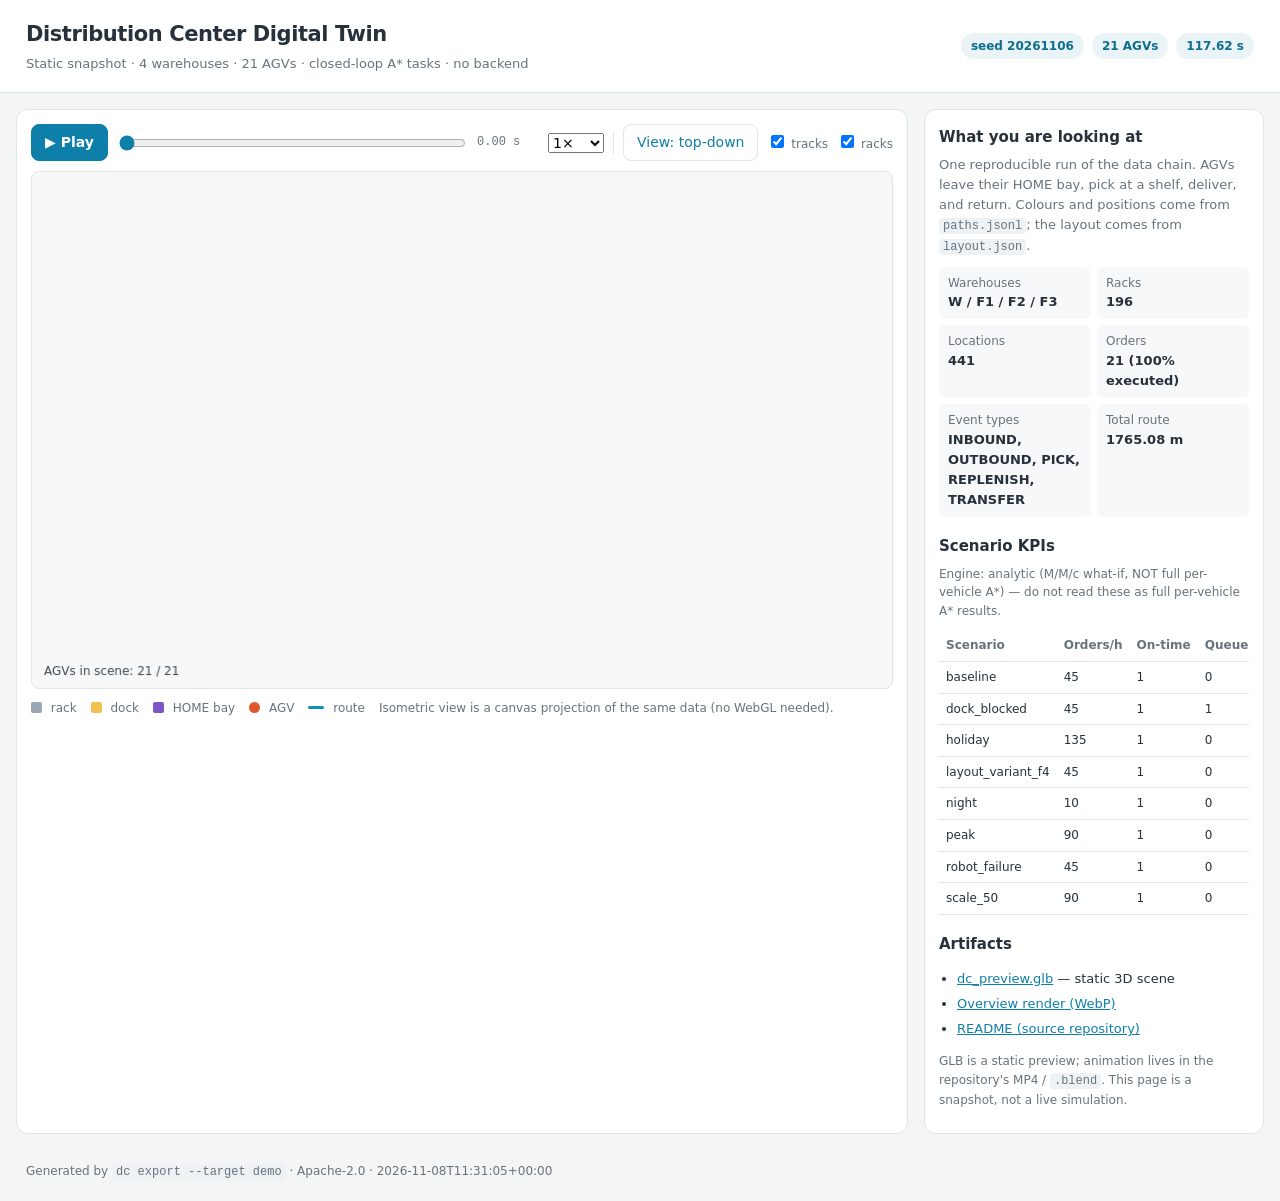
<file: demo/index.html>
<!DOCTYPE html>
<html lang="en">
<head>
<meta charset="utf-8">
<meta name="viewport" content="width=device-width, initial-scale=1">
<title>Distribution Center Digital Twin — static demo</title>
<link rel="stylesheet" href="style.css">
</head>
<body class="embed-off">
<header id="hdr">
  <div class="brand">
    <h1>Distribution Center Digital Twin</h1>
    <p class="sub">Static snapshot · 4 warehouses · 21 AGVs · closed-loop A* tasks · no backend</p>
  </div>
  <div class="badges">
    <span id="b-seed"></span><span id="b-agents"></span><span id="b-dur"></span>
  </div>
</header>

<main>
  <section class="panel viewer">
    <div class="toolbar">
      <button id="btn-play" class="primary">▶ Play</button>
      <input id="time" type="range" min="0" max="1000" value="0" step="1" aria-label="Time">
      <span id="t-label" class="mono">0.00 s</span>
      <select id="speed" aria-label="Speed">
        <option value="0.5">0.5×</option><option value="1" selected>1×</option>
        <option value="2">2×</option><option value="4">4×</option>
      </select>
      <span class="sep"></span>
      <button id="btn-view" class="ghost">View: top-down</button>
      <label class="chk"><input type="checkbox" id="show-tracks" checked> tracks</label>
      <label class="chk"><input type="checkbox" id="show-racks" checked> racks</label>
    </div>
    <canvas id="cv" width="1200" height="720" aria-label="Warehouse simulation canvas"></canvas>
    <div class="legend">
      <span><i class="sw rack"></i> rack</span>
      <span><i class="sw dock"></i> dock</span>
      <span><i class="sw home"></i> HOME bay</span>
      <span><i class="sw agv"></i> AGV</span>
      <span><i class="sw track"></i> route</span>
      <span class="note">Isometric view is a canvas projection of the same data (no WebGL needed).</span>
    </div>
  </section>

  <aside class="panel side">
    <h2>What you are looking at</h2>
    <p>One reproducible run of the data chain. AGVs leave their HOME bay, pick at a
       shelf, deliver, and return. Colours and positions come from
       <code>paths.jsonl</code>; the layout comes from <code>layout.json</code>.</p>
    <div id="facts" class="facts"></div>
    <h2>Scenario KPIs</h2>
    <p class="small" id="engine-note"></p>
    <div class="table-wrap"><table id="scen"><thead><tr>
      <th>Scenario</th><th>Orders/h</th><th>On-time</th><th>Queue</th><th>Verdict</th>
    </tr></thead><tbody></tbody></table></div>
    <h2>Artifacts</h2>
    <ul class="links">
      <li><a href="assets/dc_preview.glb" download>dc_preview.glb</a> — static 3D scene</li>
      <li><a href="assets/overview.webp" target="_blank">Overview render (WebP)</a></li>
      <li><a href="../README.md">README (source repository)</a></li>
    </ul>
    <p class="small">GLB is a static preview; animation lives in the repository's
       MP4 / <code>.blend</code>. This page is a snapshot, not a live simulation.</p>
  </aside>
</main>

<footer id="ftr">
  Generated by <code>dc export --target demo</code> · Apache-2.0 ·
  <span id="gen-time"></span>
</footer>

<script src="data.js"></script>
<script src="app.js"></script>
<script>
  if (new URLSearchParams(location.search).get('embed') === '1') {
    document.body.className = 'embed-on';
  }
</script>
</body>
</html>
</file>
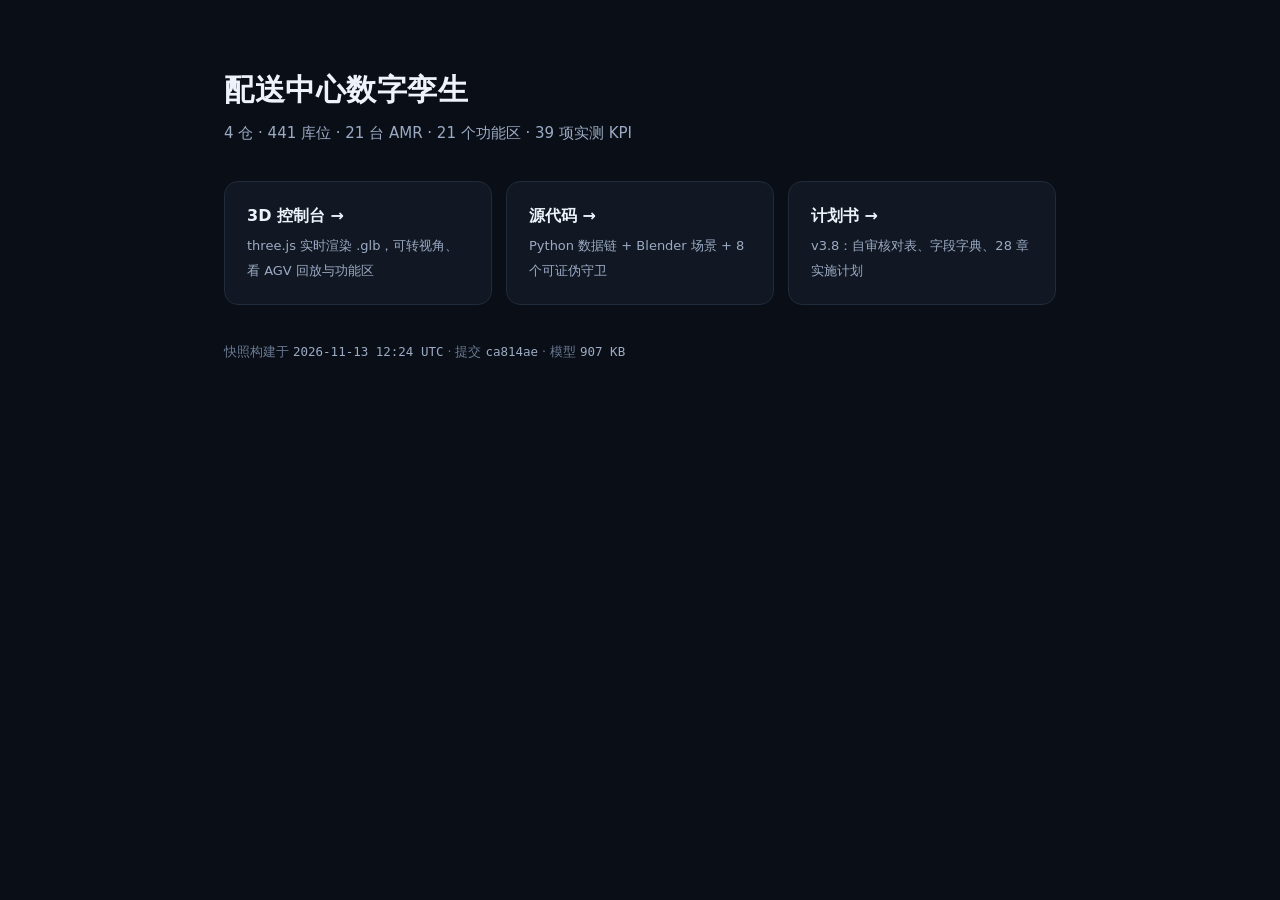
<file: docs/index.html>
<!DOCTYPE html>
<html lang="zh-CN">
<head>
<meta charset="utf-8">
<meta name="viewport" content="width=device-width, initial-scale=1">
<title>配送中心数字孪生 · DC Twin</title>
<style>
  :root { color-scheme: dark; }
  * { box-sizing: border-box; }
  body { margin:0; min-height:100vh; background:#0a0e16; color:#eef3fb;
         font:15px/1.7 system-ui,"Microsoft YaHei",sans-serif; }
  .wrap { max-width: 880px; margin: 0 auto; padding: 64px 24px 80px; }
  h1 { font-size: 30px; margin: 0 0 6px; letter-spacing:.5px; }
  .sub { color:#9babc4; margin-bottom: 34px; }
  .cards { display:grid; gap:14px; grid-template-columns: repeat(auto-fit,minmax(240px,1fr)); }
  a.card { display:block; padding:20px 22px; border-radius:14px; text-decoration:none;
            background:#111823; border:1px solid #202b3b; transition:.16s; }
  a.card:hover { border-color:#4dc9f6; transform: translateY(-2px); }
  a.card b { display:block; color:#eef3fb; font-size:16px; margin-bottom:4px; }
  a.card span { color:#9babc4; font-size:13px; }
  .meta { margin-top:36px; color:#697a93; font-size:12.5px; }
  .meta code { color:#9babc4; }
</style>
</head>
<body>
<div class="wrap">
  <h1>配送中心数字孪生</h1>
  <div class="sub">4 仓 · 441 库位 · 21 台 AMR · 21 个功能区 · 39 项实测 KPI</div>
  <div class="cards">
    <a class="card" href="./app/index.html">
      <b>3D 控制台 →</b>
      <span>three.js 实时渲染 .glb，可转视角、看 AGV 回放与功能区</span>
    </a>
    <a class="card" href="https://github.com/ruanruanxiaomao/dc-twin">
      <b>源代码 →</b>
      <span>Python 数据链 + Blender 场景 + 8 个可证伪守卫</span>
    </a>
    <a class="card" href="https://github.com/ruanruanxiaomao/dc-twin/blob/master/docs/DC_MASTER_PLAN.md">
      <b>计划书 →</b>
      <span>v3.8：自审核对表、字段字典、28 章实施计划</span>
    </a>
  </div>
  <div class="meta">
    快照构建于 <code>2026-11-13 12:24 UTC</code> · 提交 <code>ca814ae</code> · 模型 <code>907 KB</code>
  </div>
</div>
</body>
</html>
</file>
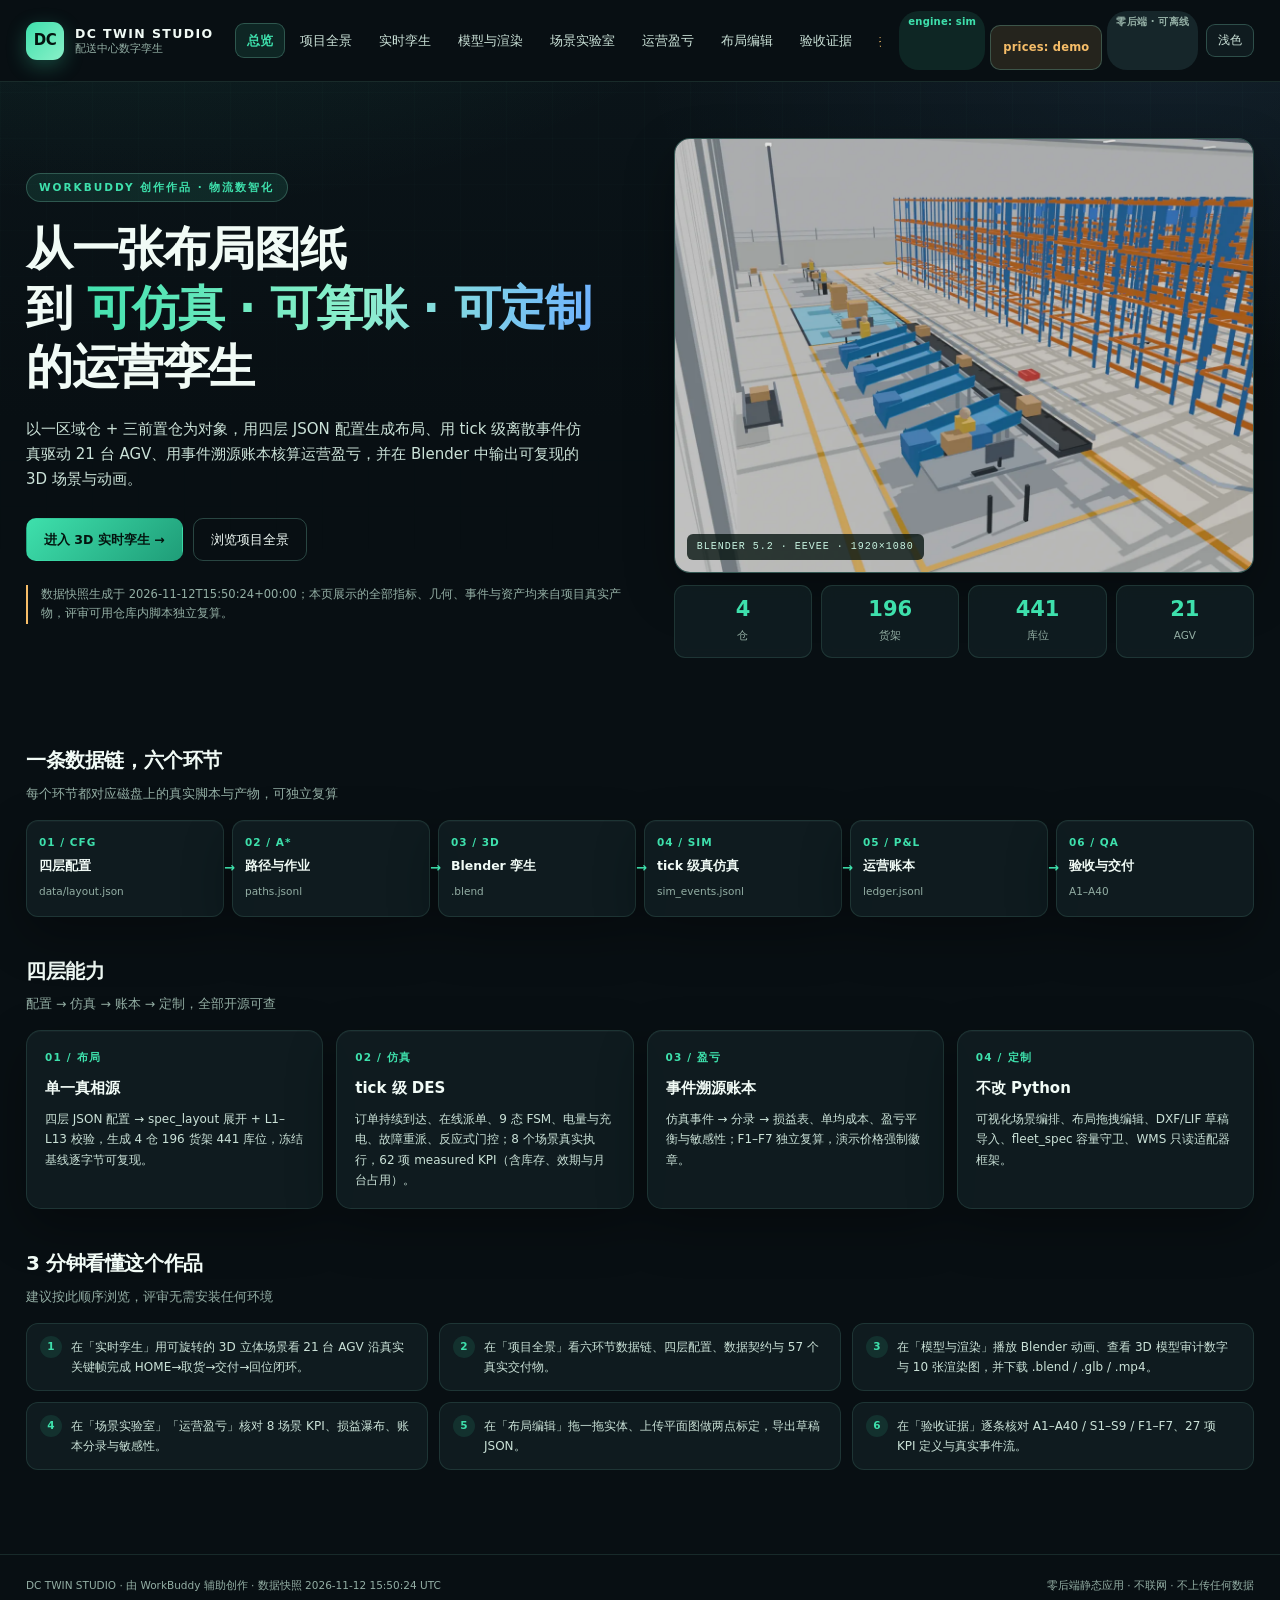
<file: submission/index.html>
<!DOCTYPE html>
<html lang="zh-CN" data-theme="dark">
<head>
<meta charset="utf-8">
<meta name="viewport" content="width=device-width, initial-scale=1">
<title>配送中心数字孪生 · DC Twin Studio</title>
<meta name="description" content="可仿真、可算账、可定制的配送中心运营数字孪生 · WorkBuddy 创作作品">
<link rel="stylesheet" href="style.css">
</head>
<body>

<header class="topbar">
  <div class="brand">
    <span class="brand-mark">DC</span>
    <span class="brand-txt"><strong>DC TWIN STUDIO</strong><small>配送中心数字孪生</small></span>
  </div>
  <nav class="nav" id="nav">
    <button data-tab="home" class="active">总览</button>
    <button data-tab="map">项目全景</button>
    <button data-tab="twin">实时孪生</button>
    <button data-tab="media">模型与渲染</button>
    <button data-tab="lab">场景实验室</button>
    <button data-tab="ops">运营盈亏</button>
    <button data-tab="editor">布局编辑</button>
    <button data-tab="proof">验收证据</button>
    <button data-tab="submit" class="nav-cta">提交材料</button>
  </nav>
  <div class="topright">
    <div class="badges" id="topBadges"></div>
    <button class="theme-btn" id="btnTheme" title="切换深浅主题">浅色</button>
  </div>
</header>

<main>
  <!-- 总览 -->
  <section class="pane active" id="pane-home">
    <div class="hero">
      <div class="hero-copy">
        <span class="eyebrow">WORKBUDDY 创作作品 · 物流数智化</span>
        <h1>从一张布局图纸<br>到<span> 可仿真 · 可算账 · 可定制 </span>的运营孪生</h1>
        <p id="heroDesc"></p>
        <div class="hero-actions">
          <button class="btn primary" data-go="twin">进入 3D 实时孪生 <span class="arrow">→</span></button>
          <button class="btn ghost" data-go="map">浏览项目全景</button>
        </div>
        <div class="hero-note" id="heroNote"></div>
      </div>
      <div class="hero-visual">
        <div class="hero-frame">
          <img id="heroImg" alt="配送中心 Blender 总览渲染">
          <div class="hero-frame-tag">BLENDER 5.2 · EEVEE · 1920×1080</div>
        </div>
        <div class="hero-stats" id="heroStats"></div>
      </div>
    </div>

    <div class="section-title"><h2>一条数据链，六个环节</h2><p>每个环节都对应磁盘上的真实脚本与产物，可独立复算</p></div>
    <div class="flow-strip" id="homeFlow"></div>

    <div class="section-title"><h2>四层能力</h2><p>配置 → 仿真 → 账本 → 定制，全部开源可查</p></div>
    <div class="feature-grid" id="featureGrid"></div>

    <div class="section-title"><h2>3 分钟看懂这个作品</h2><p>建议按此顺序浏览，评审无需安装任何环境</p></div>
    <ol class="tour" id="tourList"></ol>
  </section>

  <!-- 项目全景 -->
  <section class="pane" id="pane-map">
    <div class="section-title"><h2>项目全景 · 从配置到交付</h2>
      <p>下面每个方框都是主链中的真实脚本；输入 / 输出均为仓库内的实际文件</p></div>
    <div class="arch-grid" id="archGrid"></div>

    <div class="section-title"><h2>四层配置与单一真相源</h2>
      <p>布局由 <code>layout_spec.json</code> 展开，任何改动都要过 L1–L13 校验</p></div>
    <div class="spec-grid" id="specGrid"></div>

    <div class="section-title"><h2>数据契约</h2><p>脚本之间以文件为接口，字段与行数均为实测</p></div>
    <div class="card"><div class="table-wrap"><table id="contractTable"></table></div></div>

    <div class="section-title"><h2>交付物地图</h2>
      <p><span id="fileCount"></span> 个文件按组列出，体积为构建时实测；输入框可过滤</p></div>
    <div class="card">
      <div class="search-row"><input type="text" id="fileSearch" placeholder="搜索文件名或说明，例如 sim_engine / glb / 验收">
        <div class="chip-row" id="fileChips"></div></div>
      <div class="table-wrap file-table"><table id="fileTable"></table></div>
    </div>

    <div class="section-title"><h2>本地复现与命令行</h2><p>所有数字都可以用同一套命令重新生成</p></div>
    <div class="card"><pre id="cliBox"></pre></div>
  </section>

  <!-- 实时孪生 -->
  <section class="pane" id="pane-twin">
    <div class="section-title"><h2>实时孪生 · 21 台 AGV 闭环作业</h2>
      <p id="twinSubtitle">立体场景由 <code>layout.json</code> 真实几何投影，运动来自 <code>paths.jsonl</code> 的关键帧</p></div>
    <div class="twin-wrap">
      <div class="canvas-card">
        <div class="view-tabs" id="viewTabs">
          <button data-view="3d" class="active">3D 立体</button>
          <button data-view="flat">俯视平面</button>
          <button data-view="render">Blender 渲染</button>
        </div>
        <div class="stage">
          <canvas id="twinCanvas" width="1000" height="720"></canvas>
          <canvas id="flatCanvas" width="1000" height="720" hidden></canvas>
          <img id="renderView" alt="Blender 全场总览渲染" hidden>
          <div class="stage-hud" id="twinHud"></div>
          <div class="stage-tip">拖拽旋转 · 滚轮缩放 · 双击复位</div>
        </div>
        <div class="cam-row" id="camBtns">
          <button data-cam="iso" class="active">等距</button>
          <button data-cam="wide">广角</button>
          <button data-cam="close">近景</button>
          <button data-cam="top">俯视</button>
          <button data-cam="follow">跟随 W-R01</button>
          <button data-cam="path">显示/隐藏轨迹</button>
        </div>
        <div class="canvas-legend" id="twinLegend"></div>
      </div>
      <aside class="twin-side">
        <div class="side-card">
          <h3>播放控制</h3>
          <div class="row"><button class="btn primary" id="btnPlay">暂停</button>
            <button class="btn ghost" id="btnReset">回到起点</button></div>
          <label class="range-label">时间 <span id="timeLabel">0.0 s</span></label>
          <input type="range" id="timeRange" min="0" max="1000" value="0">
          <label class="range-label">倍速 <span id="speedLabel">1.0×</span></label>
          <input type="range" id="speedRange" min="1" max="8" step="1" value="2">
        </div>
        <div class="side-card">
          <h3>场景快照</h3>
          <select id="twinScenario"></select>
          <div id="twinMetrics" class="metric-list"></div>
        </div>
        <div class="side-card note-card" id="twinNote"></div>
      </aside>
    </div>
  </section>

  <!-- 模型与渲染 -->
  <section class="pane" id="pane-media">
    <div class="section-title"><h2>Blender 3D 交付</h2>
      <p>工程源文件、glTF、动画与 10 张 1920×1080 渲染图，均由脚本自动生成</p></div>
    <div class="media-top">
      <div class="card video-card">
        <h3>闭环作业动画 · anim_dc.mp4</h3>
        <video id="videoPlayer" controls loop preload="metadata" playsinline></video>
        <div class="hint" id="videoNote"></div>
      </div>
      <div class="card">
        <h3>可交互布局模型（本页软件 3D 投影）</h3>
        <div class="stage small"><canvas id="modelCanvas" width="1000" height="720"></canvas></div>
        <div class="hint" id="modelNote"></div>
      </div>
    </div>
    <div class="stat-band" id="modelStats"></div>

    <div class="section-title"><h2>可下载的工程资产</h2><p>点击即用浏览器下载，无需登录</p></div>
    <div class="asset-list" id="assetList"></div>

    <div class="section-title"><h2>渲染图集 · 10 张</h2><p>点击放大；图片由 EEVEE 渲染后转 WebP</p></div>
    <div class="gallery" id="mediaGallery"></div>
  </section>

  <!-- 场景实验室 -->
  <section class="pane" id="pane-lab">
    <div class="section-title"><h2>场景实验室 · 8 个场景真的跑过</h2>
      <p>KPI 全部来自 tick 级仿真事件流，可与解析近似值并列区分</p></div>
    <div class="scen-grid" id="scenGrid"></div>
    <div class="section-title"><h2>内置场景配置</h2><p>覆盖参数、干扰事件与可失败断言，逐项来自 config/scenarios/*.json</p></div>
    <div class="card"><div class="table-wrap"><table id="scenSpecTable"></table></div></div>
    <div class="section-title"><h2>自定义场景编排</h2>
      <p>在浏览器里排好参数，导出草稿到本地项目即可真跑</p></div>
    <div class="lab-layout">
      <div class="lab-form" id="labForm"></div>
      <div class="lab-output">
        <div class="row"><button class="btn primary" id="btnGenScen">生成场景草稿</button>
          <button class="btn ghost" id="btnDownloadScen">下载 JSON</button></div>
        <pre id="scenPreview">点击「生成场景草稿」查看 JSON…</pre>
        <div class="hint" id="scenHint"></div>
      </div>
    </div>
  </section>

  <!-- 运营盈亏 -->
  <section class="pane" id="pane-ops">
    <div class="section-title"><h2>运营盈亏 · 事件溯源账本</h2>
      <p id="opsSubtitle"></p></div>
    <div class="ops-top">
      <div class="card"><h3>损益瀑布（baseline）</h3><div id="waterfall"></div></div>
      <div class="card"><h3>单均与盈亏平衡</h3><div id="breakeven"></div></div>
    </div>
    <div class="card"><h3>9 个运行的利润对比</h3><div id="pnlChart"></div></div>
    <div class="card"><h3>敏感性（电价 / 单量 / 车数 ±20%）</h3><div id="sensitivity"></div></div>
    <div class="card"><h3>账本科目与分录样例</h3>
      <div class="two-col"><div id="ledgerAccounts"></div>
        <div class="table-wrap small-table"><table id="ledgerTable"></table></div></div></div>
    <div class="card"><h3>运行明细</h3><div class="table-wrap"><table id="pnlTable"></table></div></div>
  </section>

  <!-- 布局编辑器 -->
  <section class="pane" id="pane-editor">
    <div class="section-title"><h2>可视化布局编辑器 · G1 已补齐</h2>
      <p>拖拽实体、描图标定、实时校验；导出的是<strong>草稿</strong>，绝不静默覆盖现有布局</p></div>
    <div class="editor-layout">
      <div class="editor-tools">
        <div class="tool-group"><h3>工具</h3><div id="editorTools"></div></div>
        <div class="tool-group"><h3>背景描图（G2 兜底）</h3>
          <input type="file" id="bgFile" accept="image/*">
          <div class="row"><input type="number" id="bgMeters" value="100" step="1" min="1" title="两点实际距离(米)">
            <button class="btn ghost" id="btnCalib">两点标定</button></div>
          <div class="hint" id="calibHint">上传平面图后，在画布上依次点两个已知距离的点，填入实际米数。</div>
        </div>
        <div class="tool-group"><h3>操作</h3>
          <div class="row"><button class="btn ghost" id="btnUndo">撤销</button>
            <button class="btn ghost" id="btnResetEditor">还原</button></div>
          <div class="row"><button class="btn primary" id="btnExportDraft">导出草稿 JSON</button></div>
          <div id="editorIssues" class="issue"></div>
        </div>
      </div>
      <div class="canvas-card"><canvas id="editorCanvas" width="1000" height="720"></canvas>
        <div class="canvas-legend">左键拖拽移动 · 工具栏选择后点击添加 · Delete 删除选中 · 红框 = 校验问题</div>
      </div>
    </div>
  </section>

  <!-- 验收证据 -->
  <section class="pane" id="pane-proof">
    <div class="section-title"><h2>验收证据 · 验证器必须能失败</h2><p>所有数字来自可独立复算的报告文件</p></div>
    <div class="proof-grid" id="proofGrid"></div>
    <div class="section-title"><h2>逐条检查明细</h2><p>A / S / F 三个验证器的真实检查项与证据描述</p></div>
    <div class="card">
      <div class="check-tabs" id="checkTabs">
        <button data-check="A" class="active">A1–A40</button>
        <button data-check="S">S1–S9</button>
        <button data-check="F">F1–F7</button>
        <button data-check="K">27 项 KPI 定义</button>
        <button data-check="E">仿真事件流</button>
      </div>
      <div class="table-wrap check-table"><table id="checkTable"></table></div>
    </div>
    <div class="section-title"><h2>GitHub 开源对照</h2><p>许可证逐项核实，代码衍生与概念参照严格区分</p></div>
    <div class="card"><table id="githubTable"></table></div>
    <div class="section-title"><h2>Blender 渲染图集</h2><p>点击放大，10 张静帧由脚本自动生成</p></div>
    <div class="gallery" id="gallery"></div>
    <div class="section-title"><h2>已知限制（如实声明）</h2></div>
    <div class="card"><ul id="limitsList"></ul></div>
  </section>

  <!-- 提交材料 -->
  <section class="pane" id="pane-submit">
    <div class="section-title"><h2>活动提交材料</h2><p>可直接复制进报名表；提交前请完成隐私检查</p></div>
    <div class="submit-grid">
      <div class="card"><h3>作品简介（可复制）</h3>
        <textarea id="introBox" rows="10"></textarea>
        <div class="row"><button class="btn primary" id="btnCopyIntro">复制简介</button>
          <span class="hint" id="copyMsg"></span></div>
      </div>
      <div class="card"><h3>作品信息</h3><table id="submitInfo"></table></div>
    </div>
    <div class="card"><h3>「05 WorkBuddy 创作对话记录」获取步骤</h3>
      <ol class="steps" id="shareSteps"></ol>
      <div class="warn" id="privacyWarn"></div>
    </div>
    <div class="card"><h3>提交前自检清单</h3><div id="checklist"></div></div>
    <div class="card"><h3>本地复现（评审可选）</h3><pre id="repro"></pre></div>
  </section>
</main>

<footer>
  <span>DC TWIN STUDIO · 由 WorkBuddy 辅助创作 · 数据快照 <span id="genAt"></span></span>
  <span>零后端静态应用 · 不联网 · 不上传任何数据</span>
</footer>

<div class="lightbox" id="lightbox"><img id="lightboxImg" alt=""><div id="lightboxCap"></div></div>

<script src="data.js"></script>
<script src="editor.js"></script>
<script src="twin3d.js"></script>
<script src="app.js"></script>
</body>
</html>
</file>
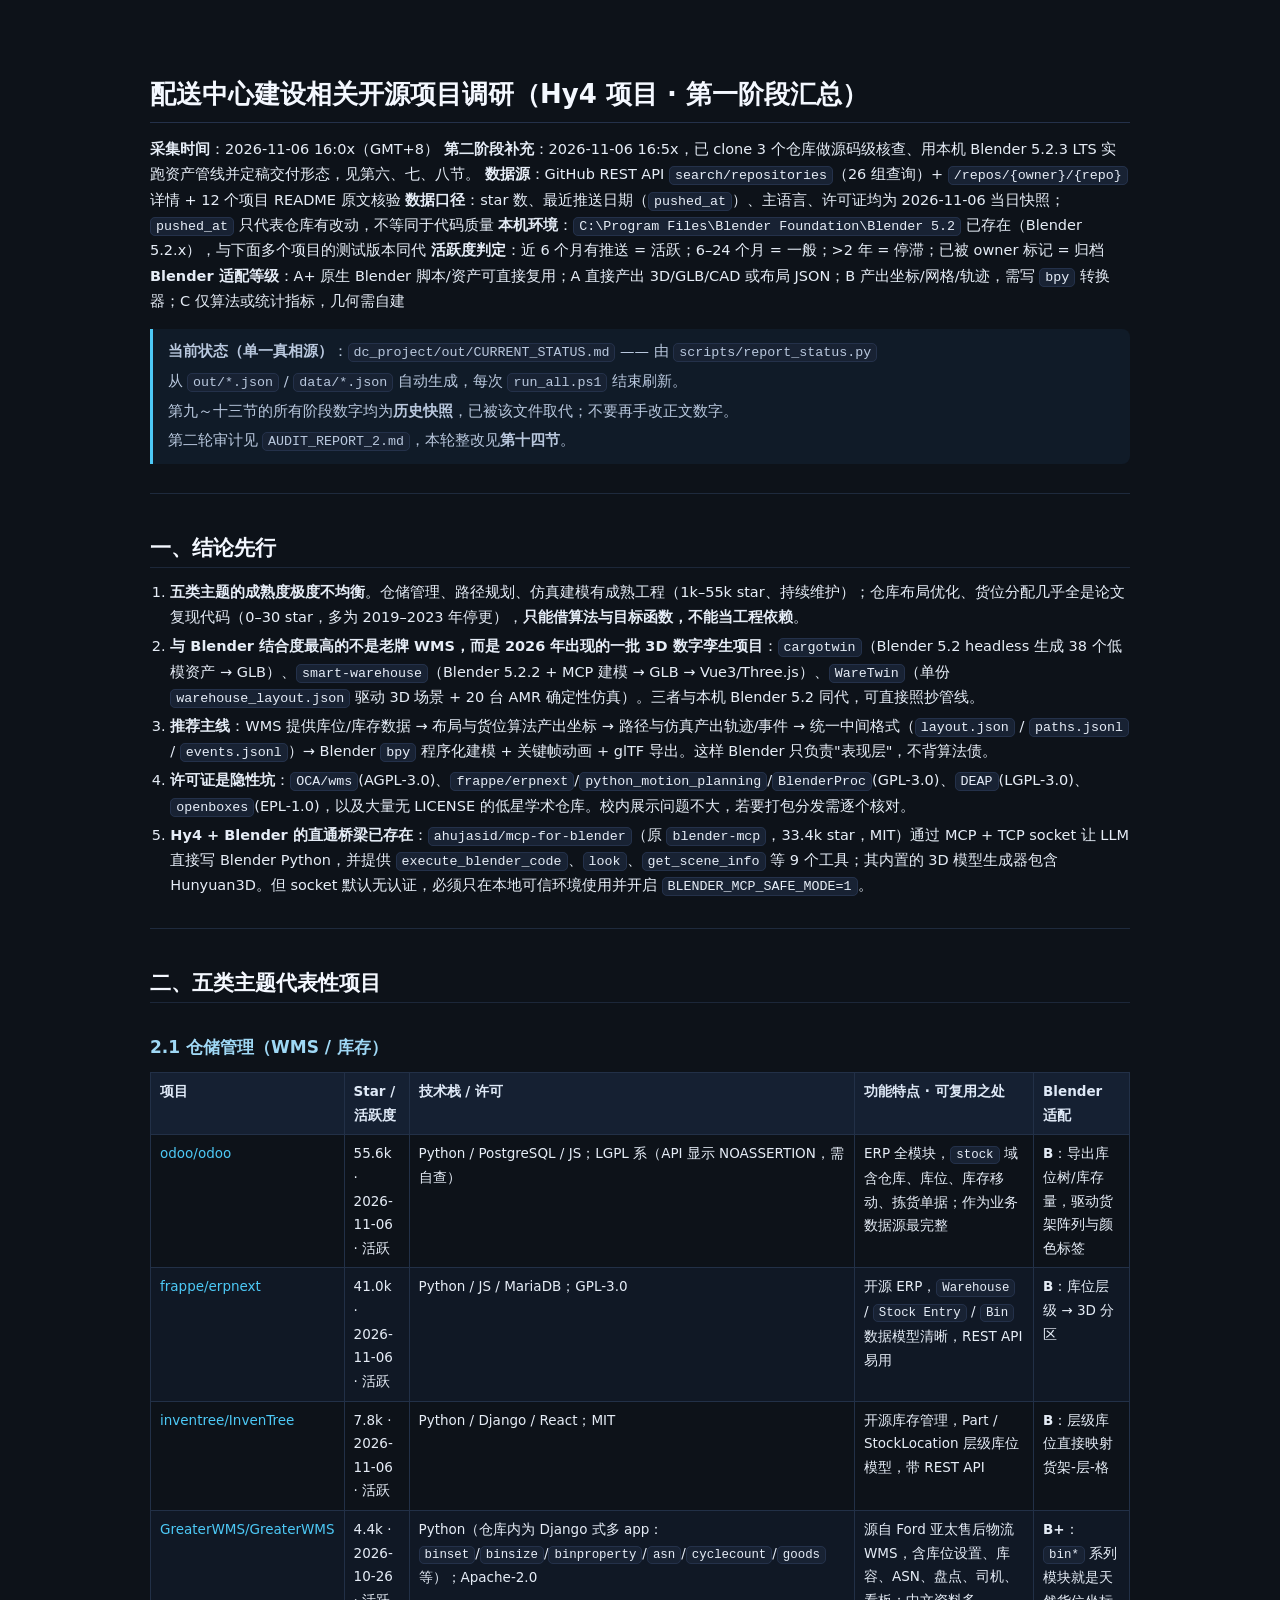
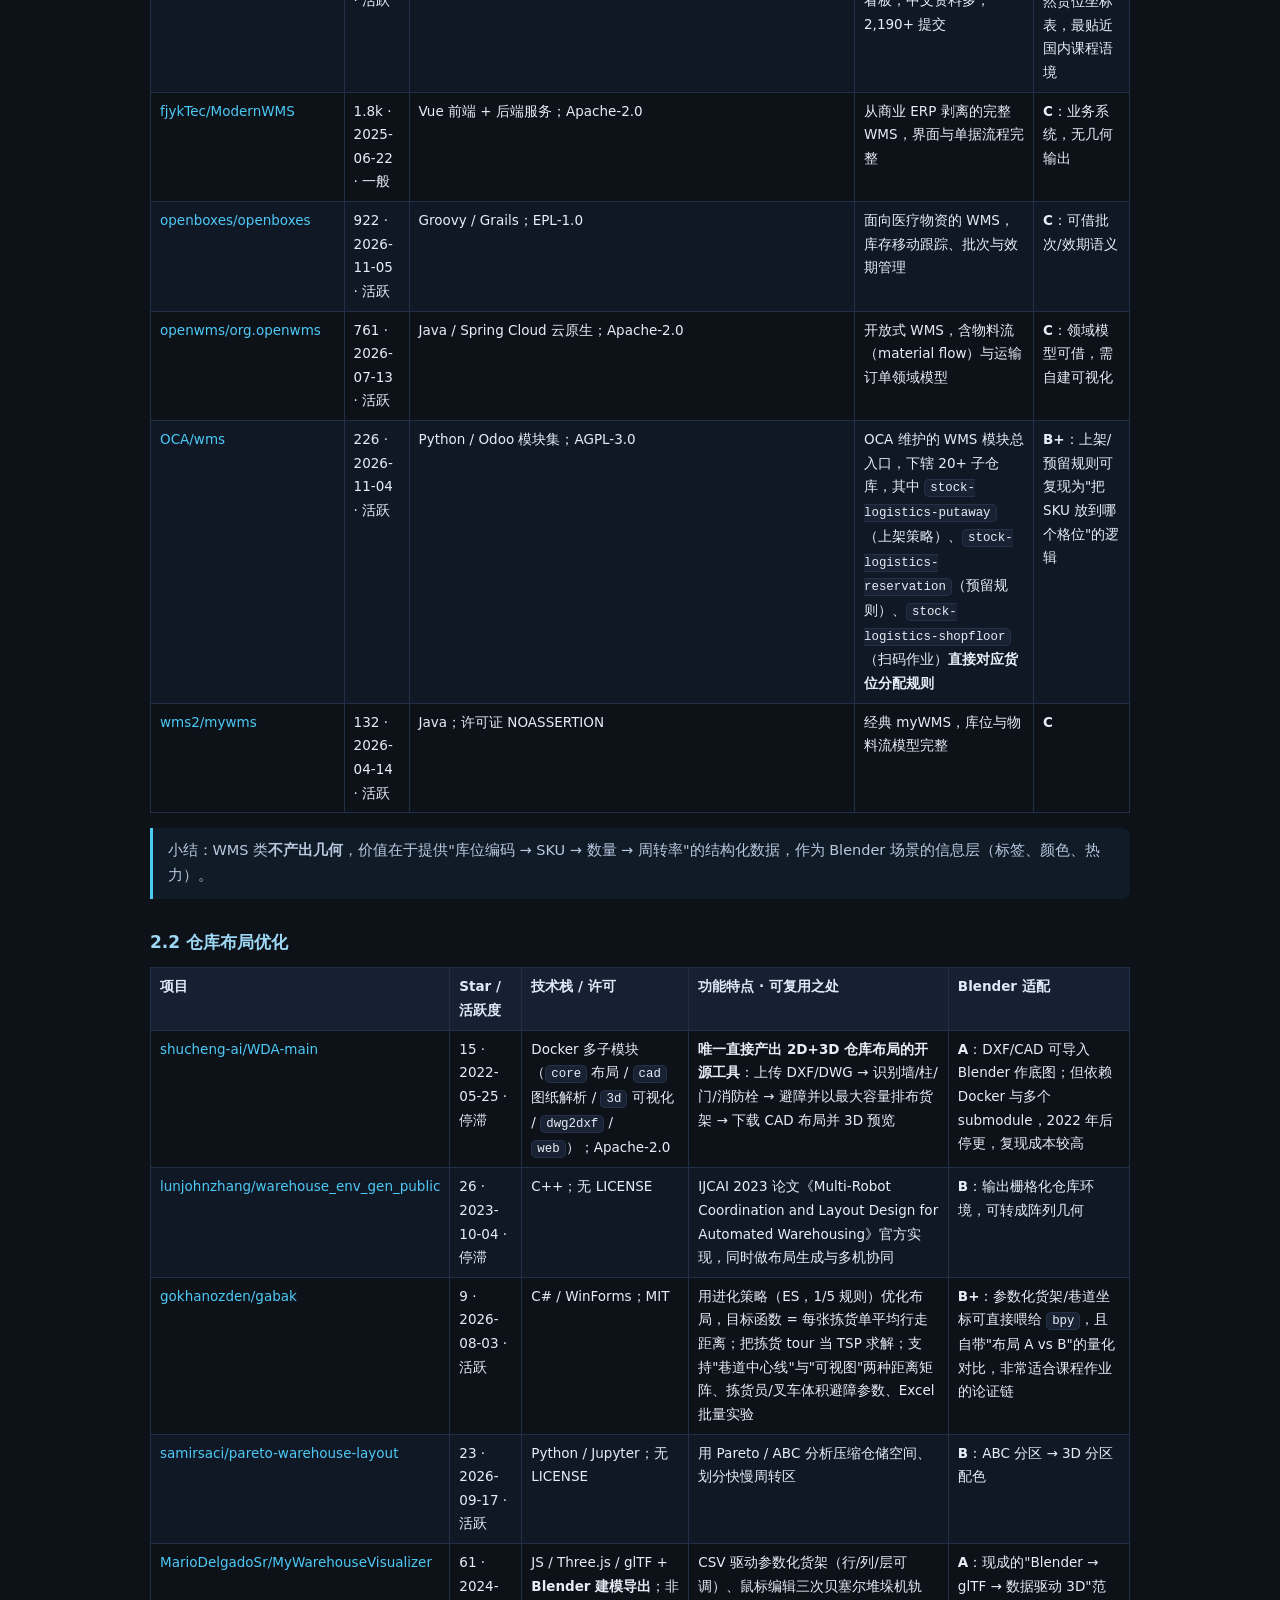
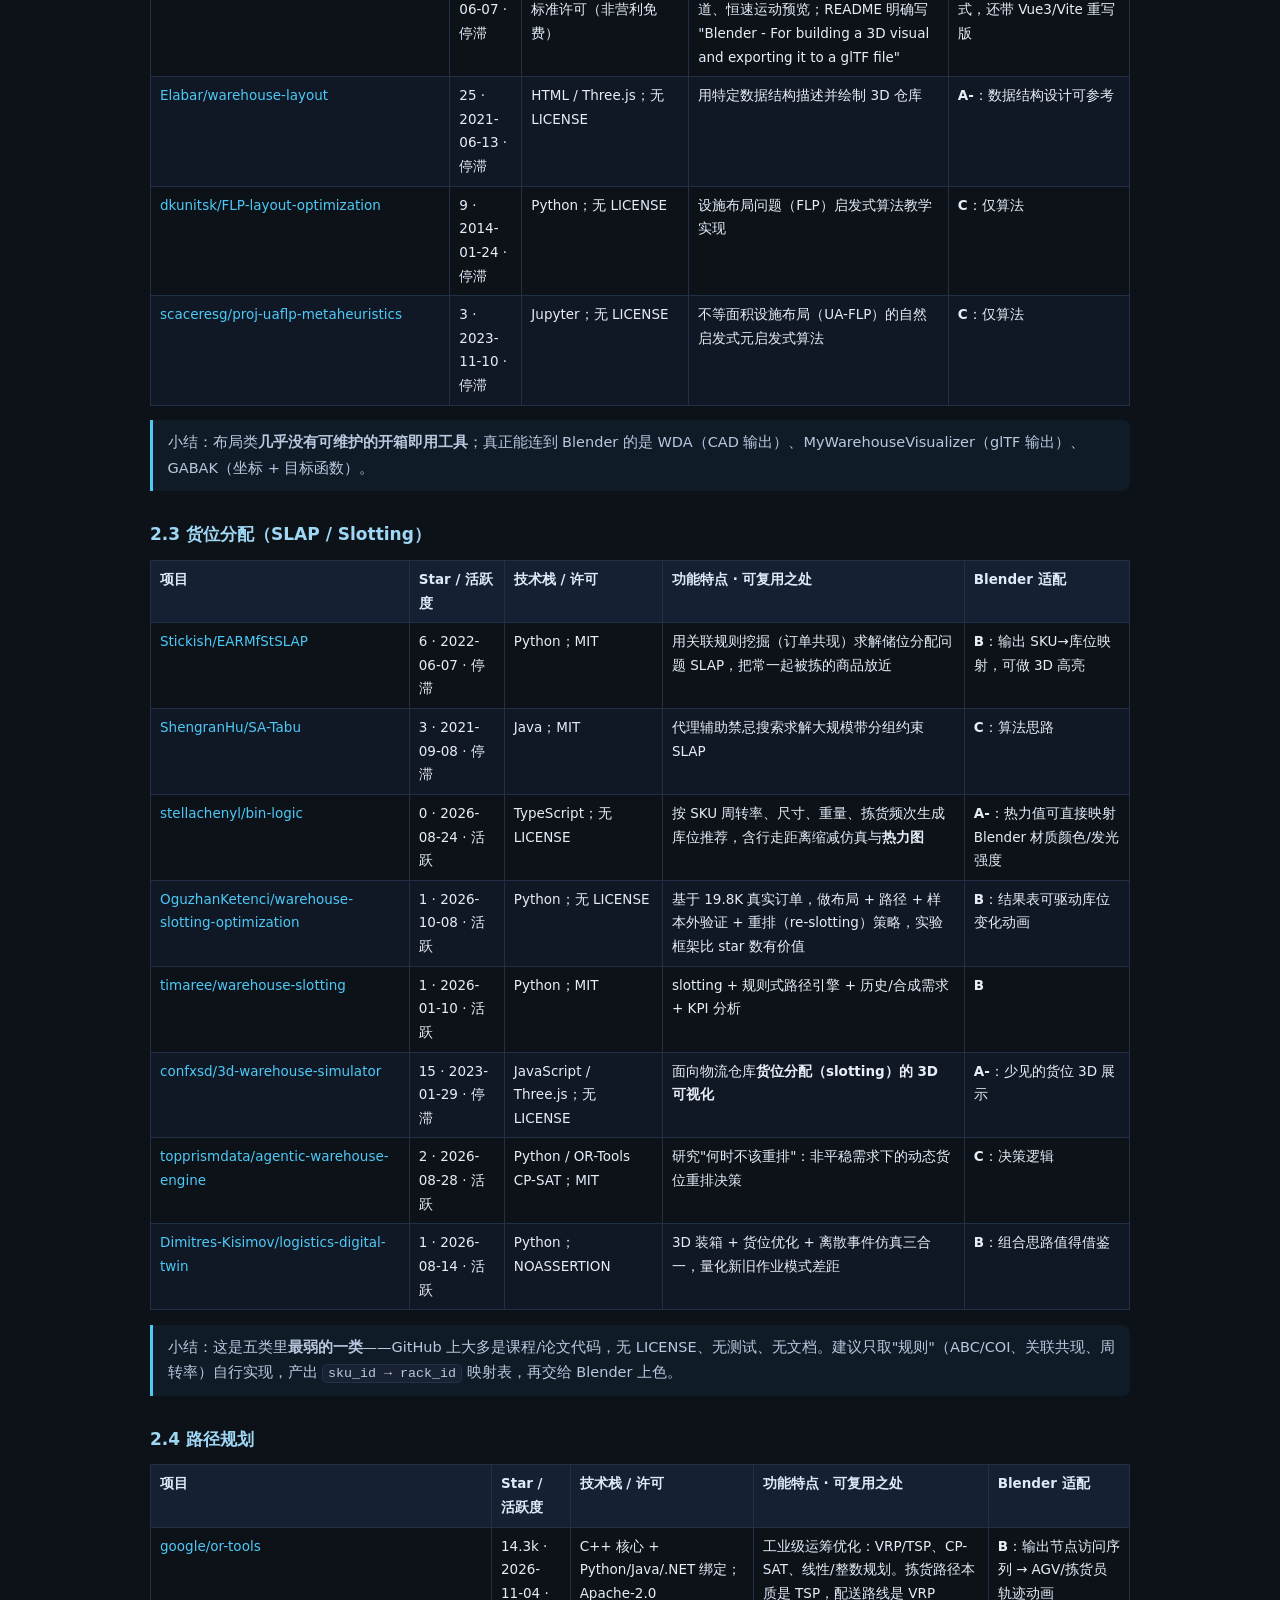
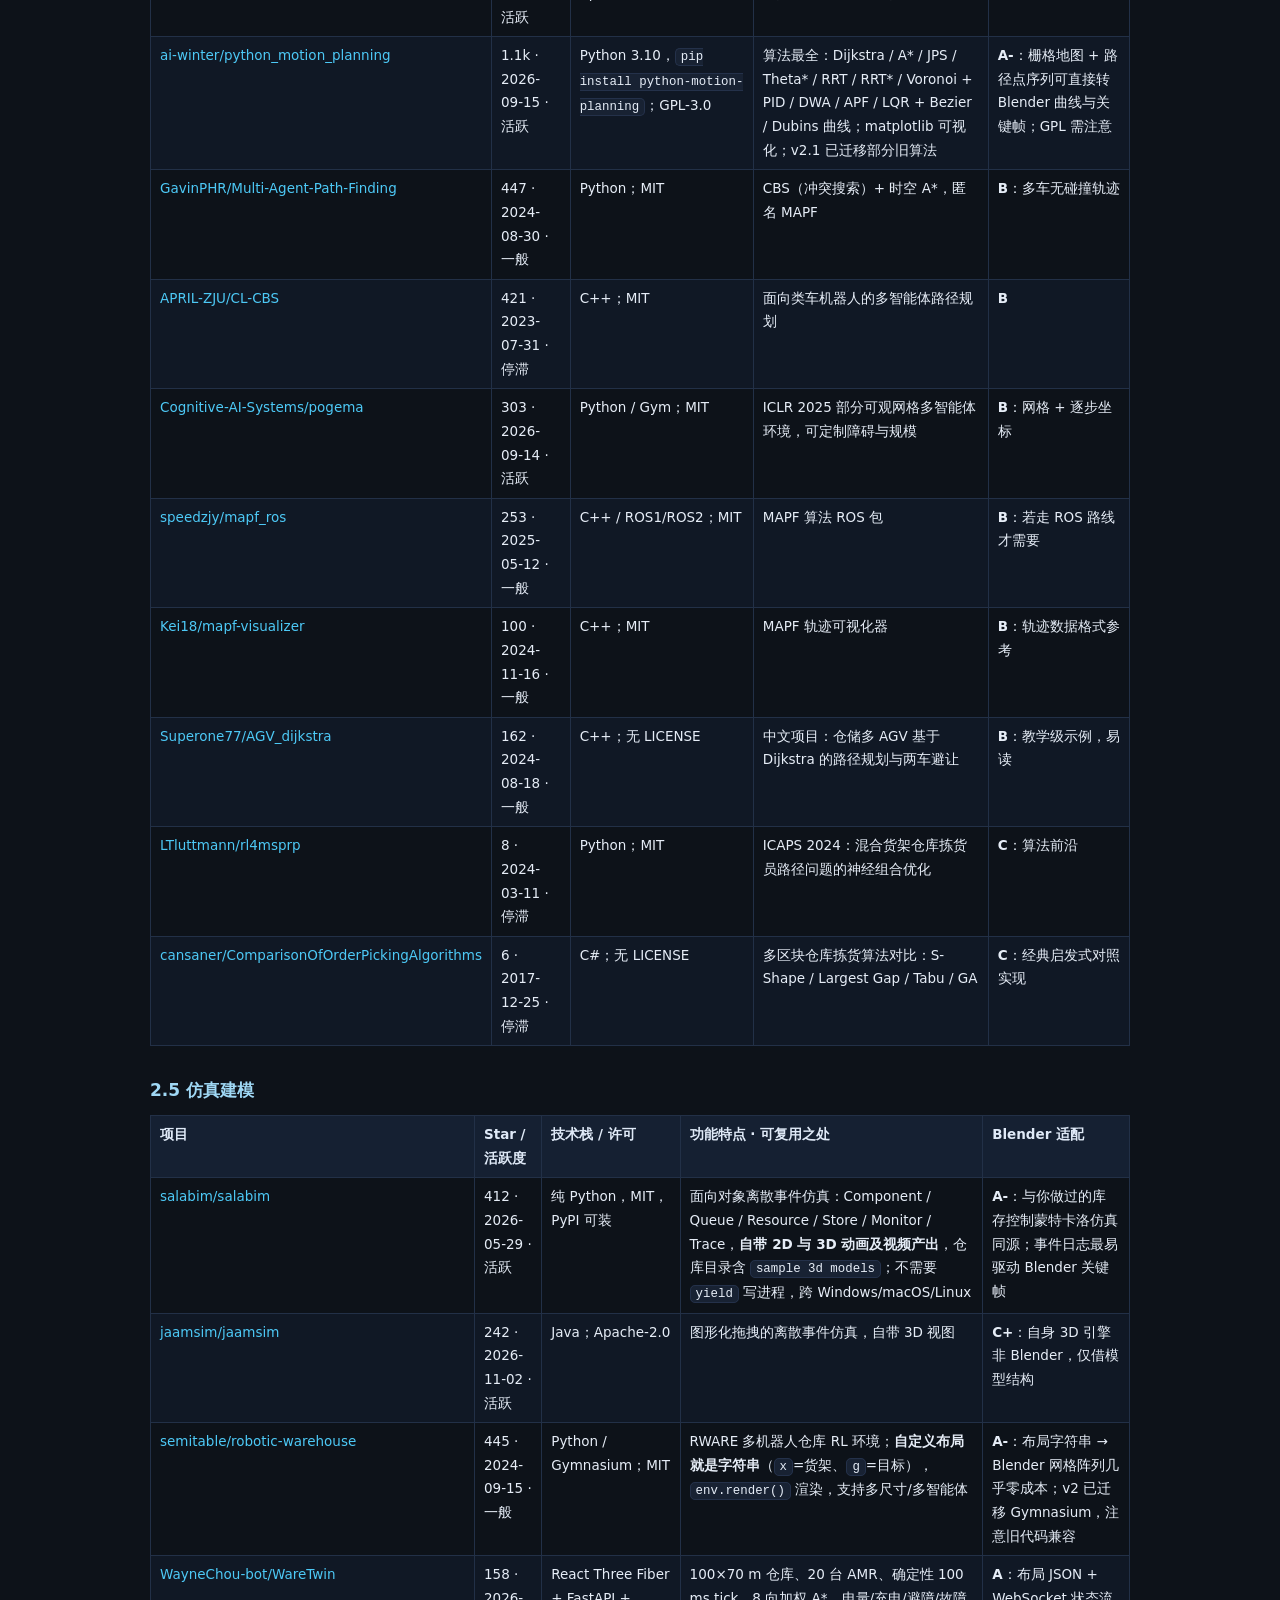
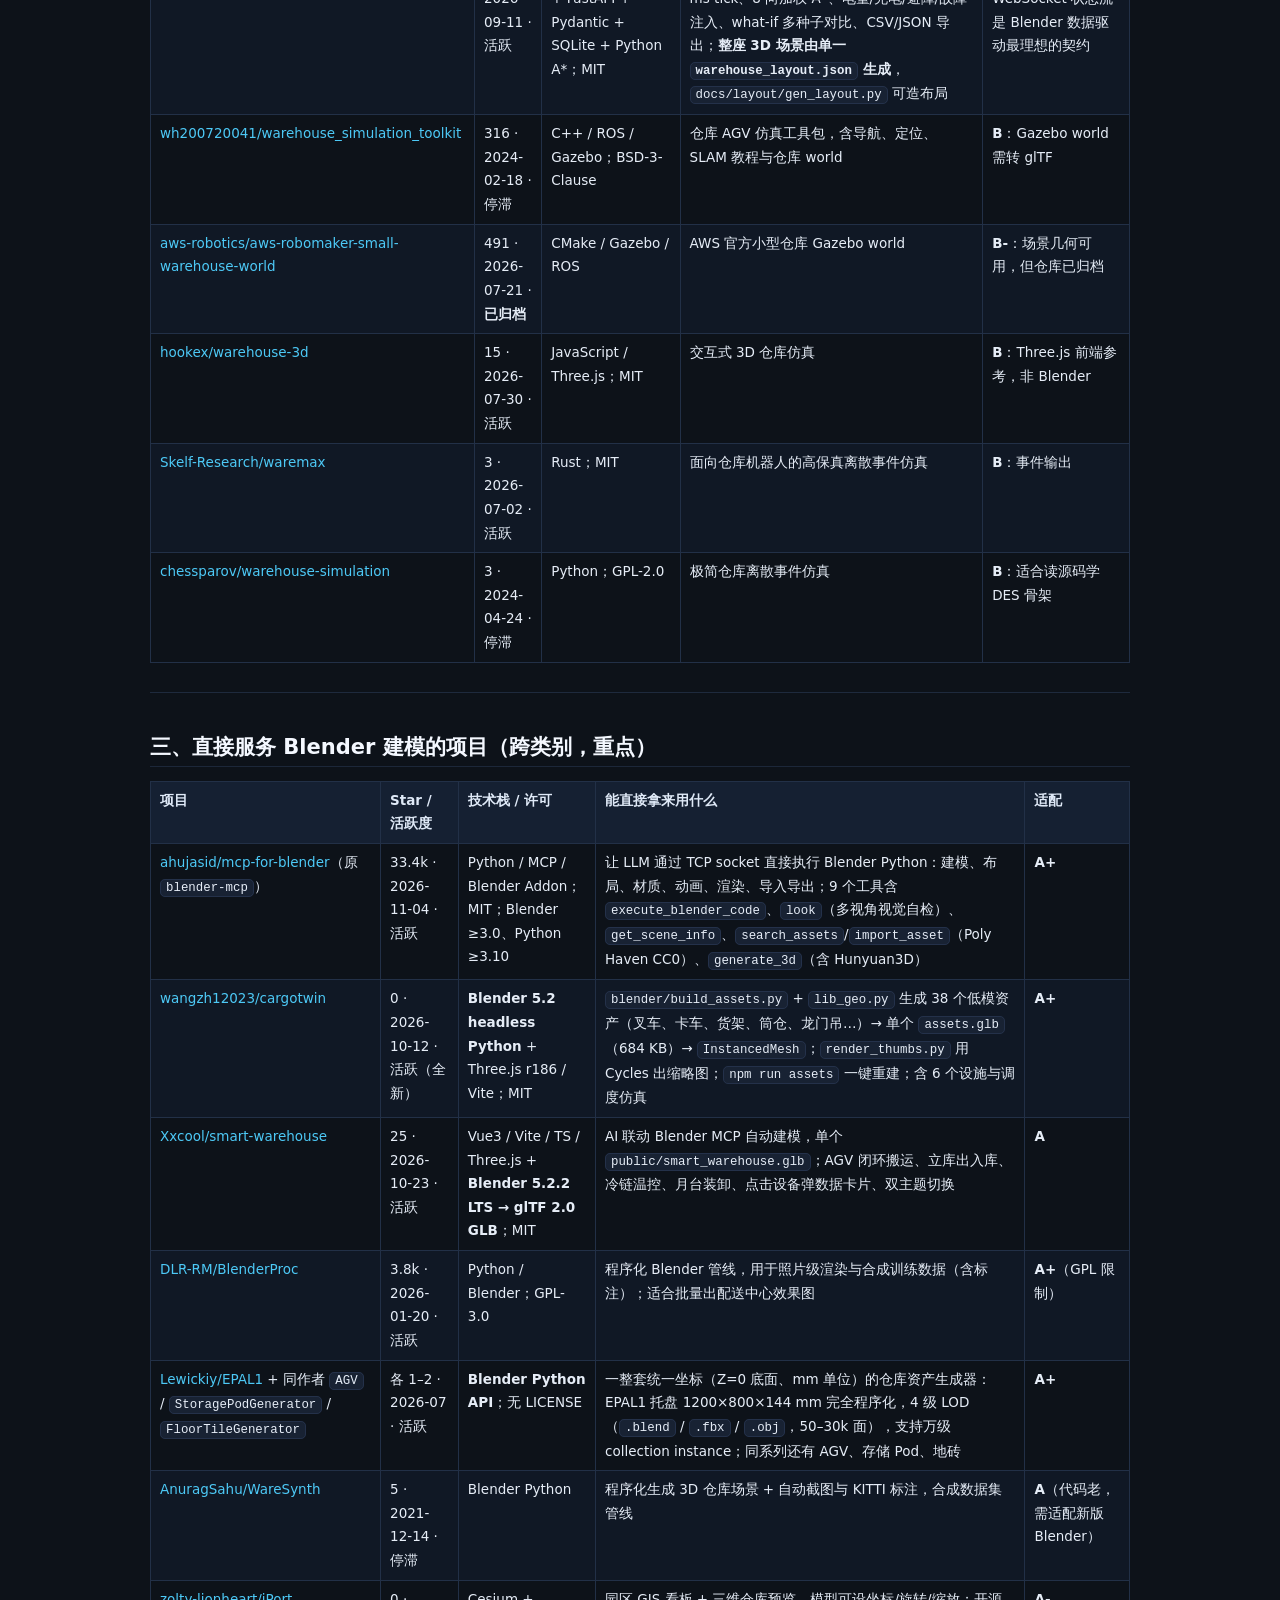
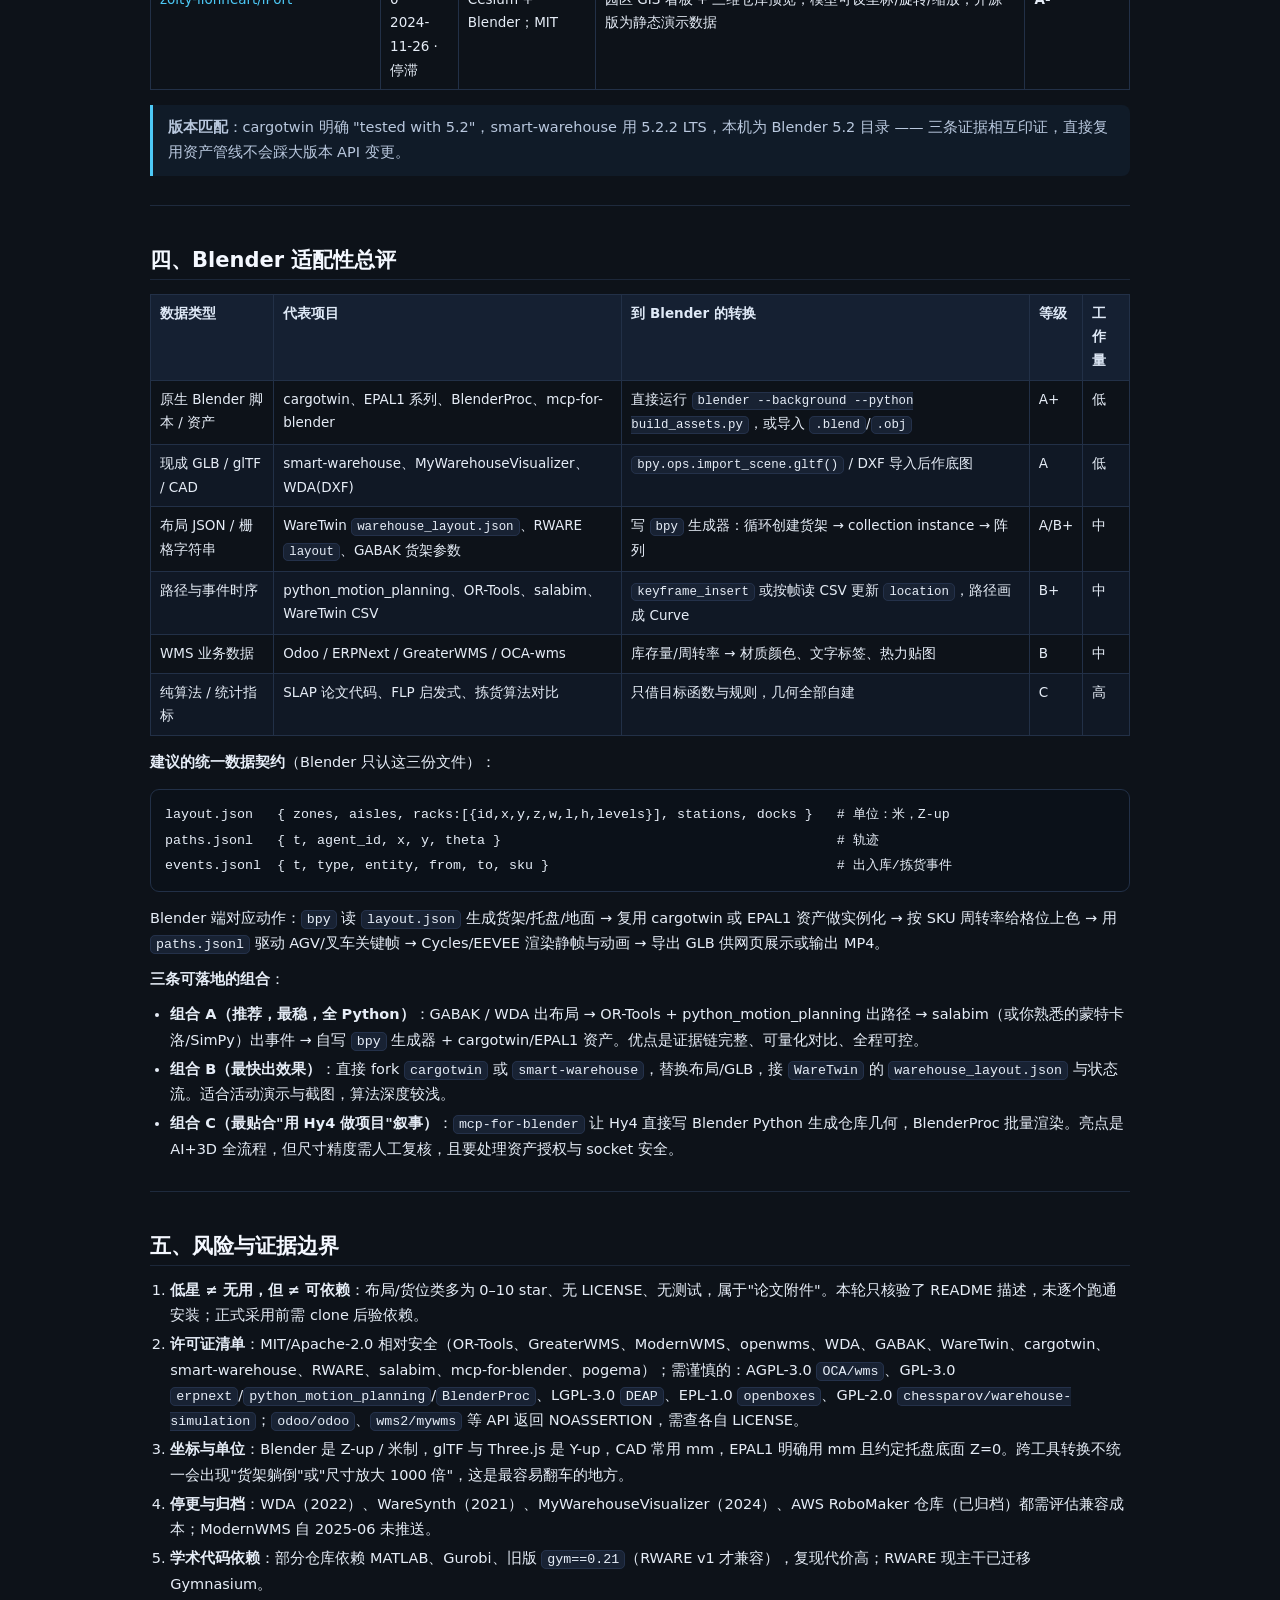
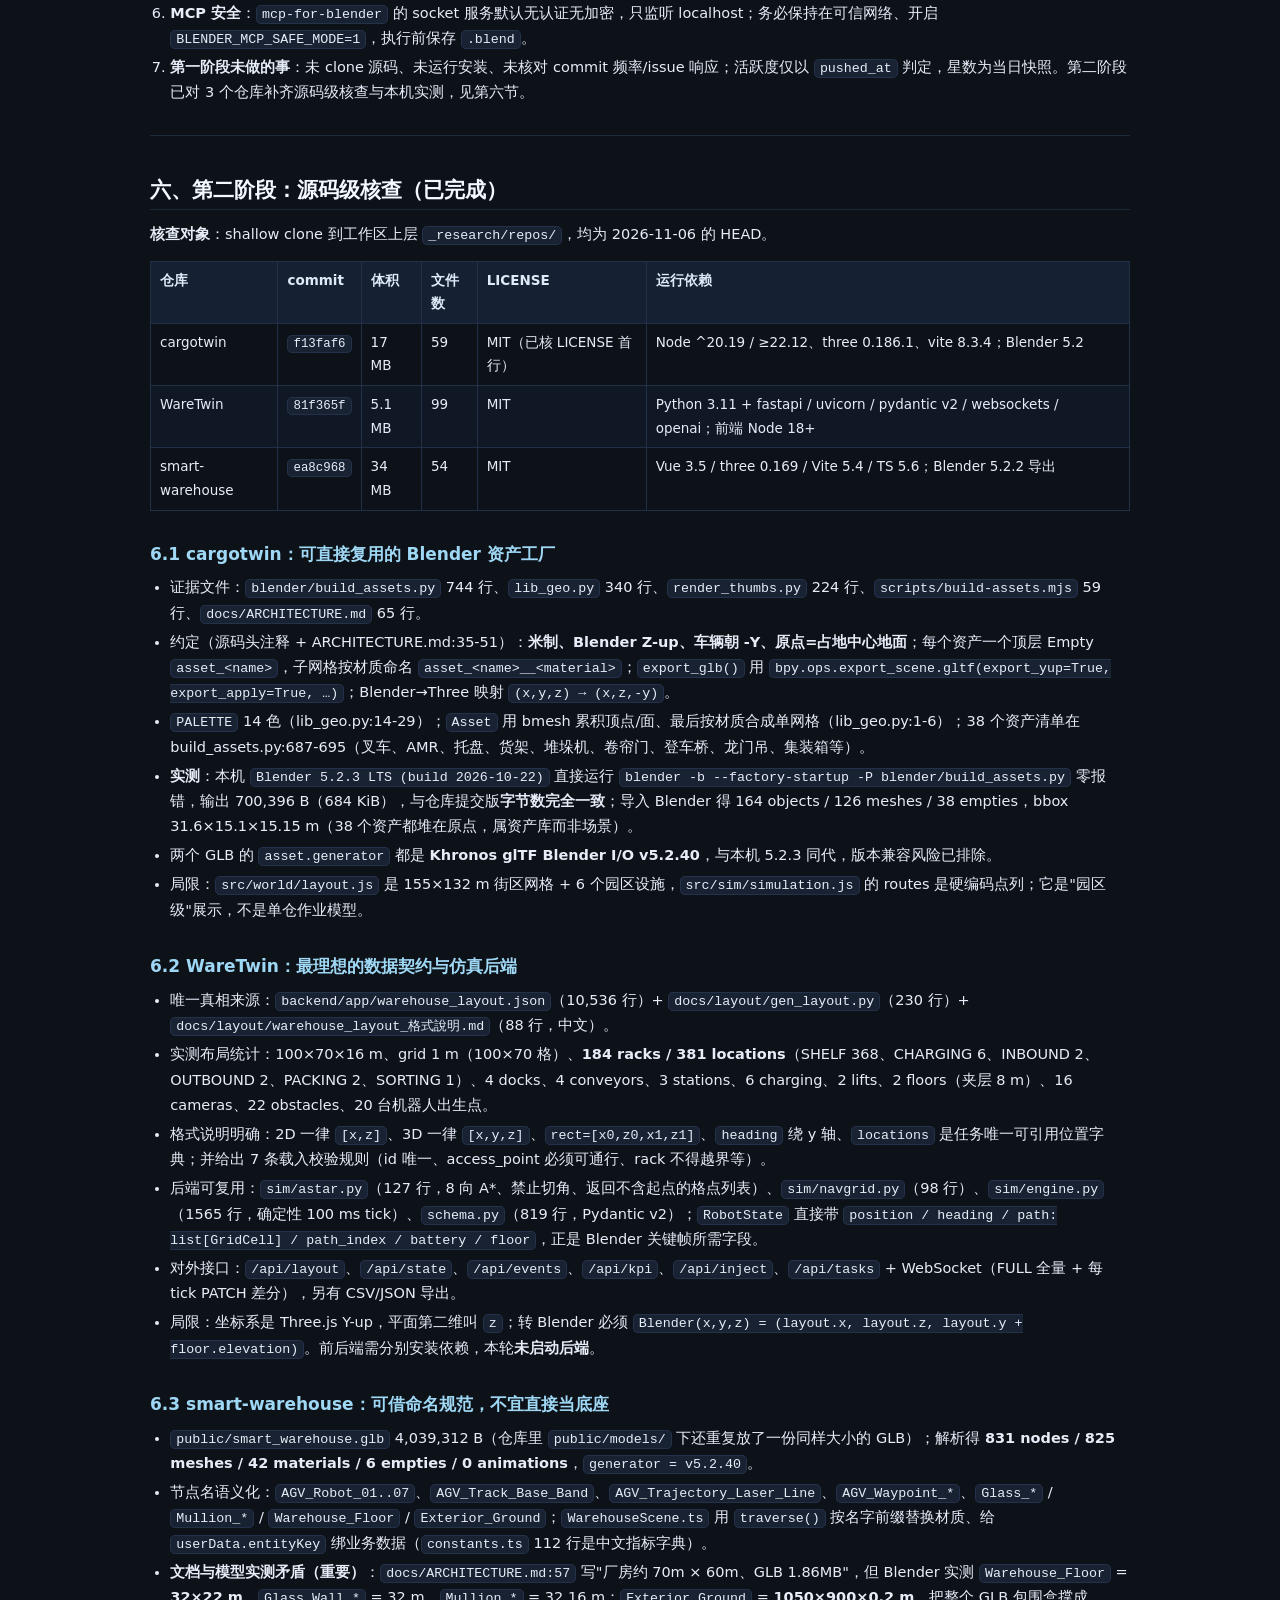
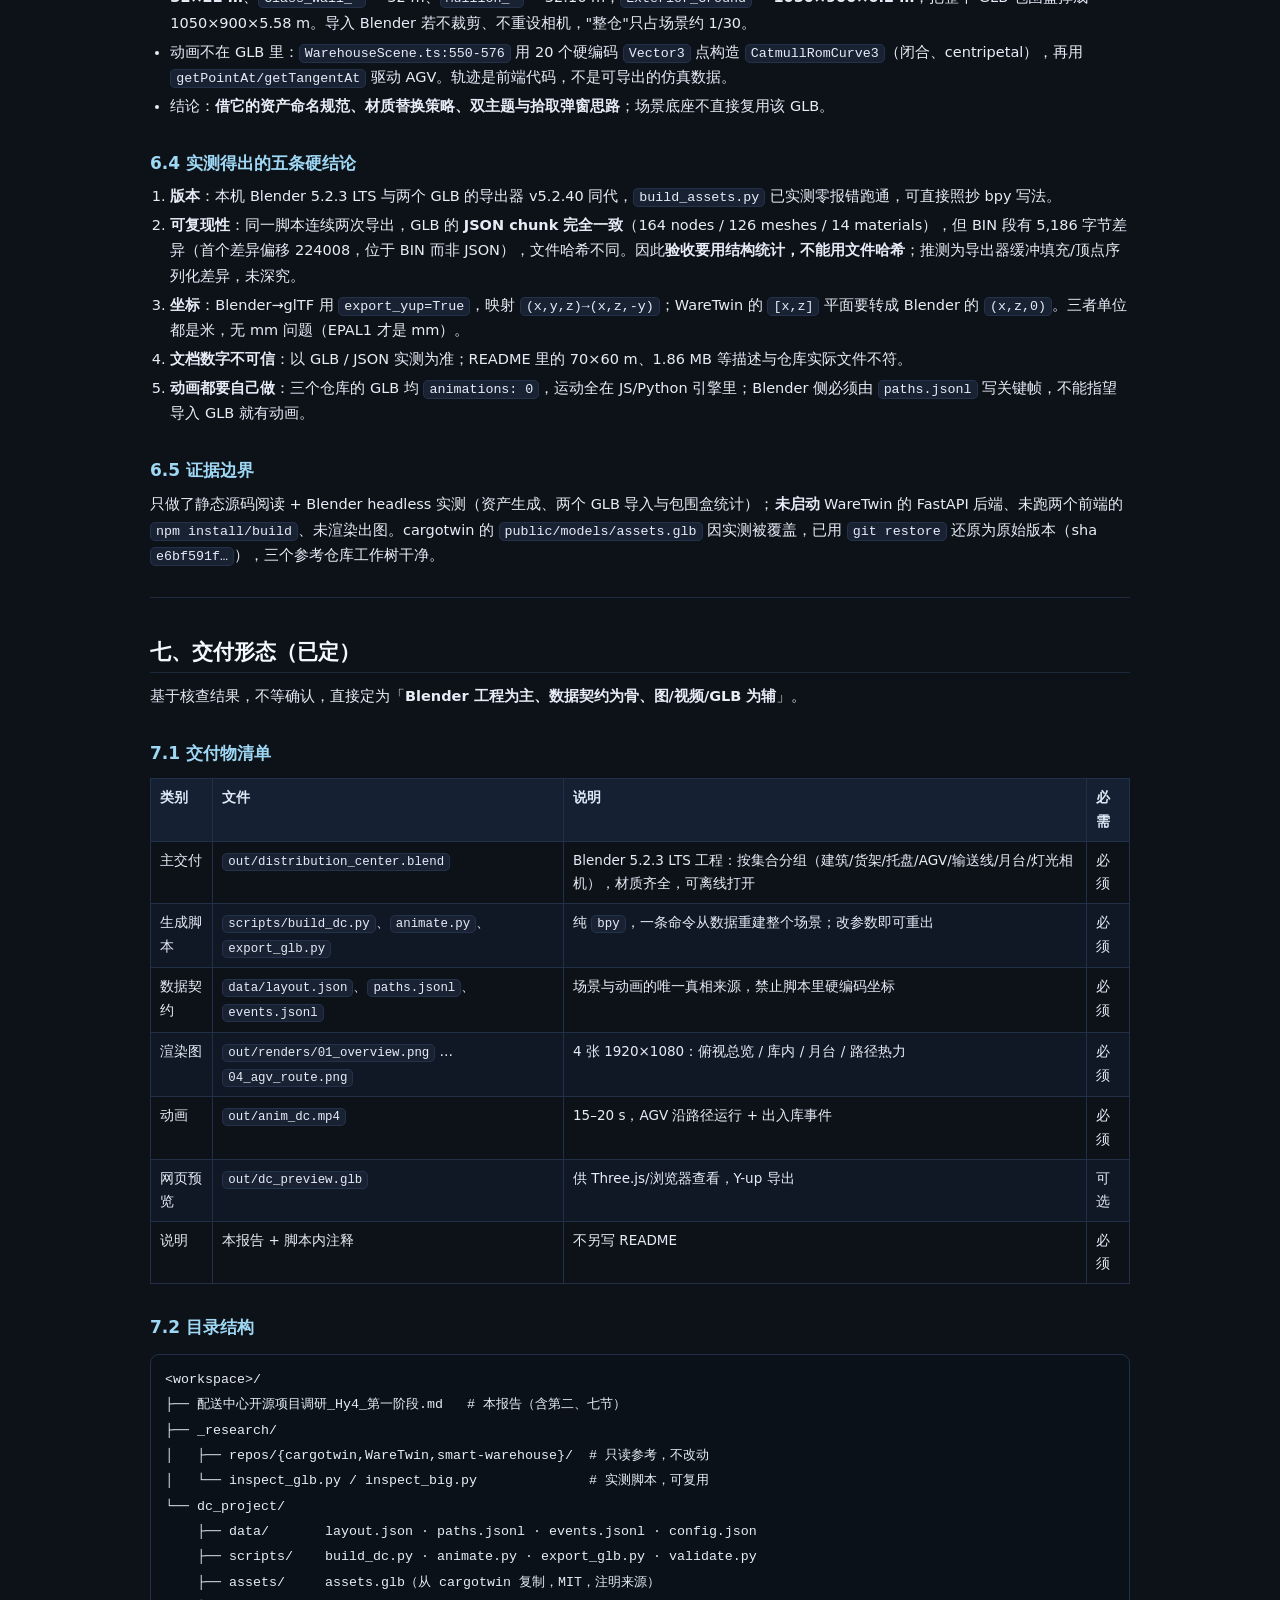
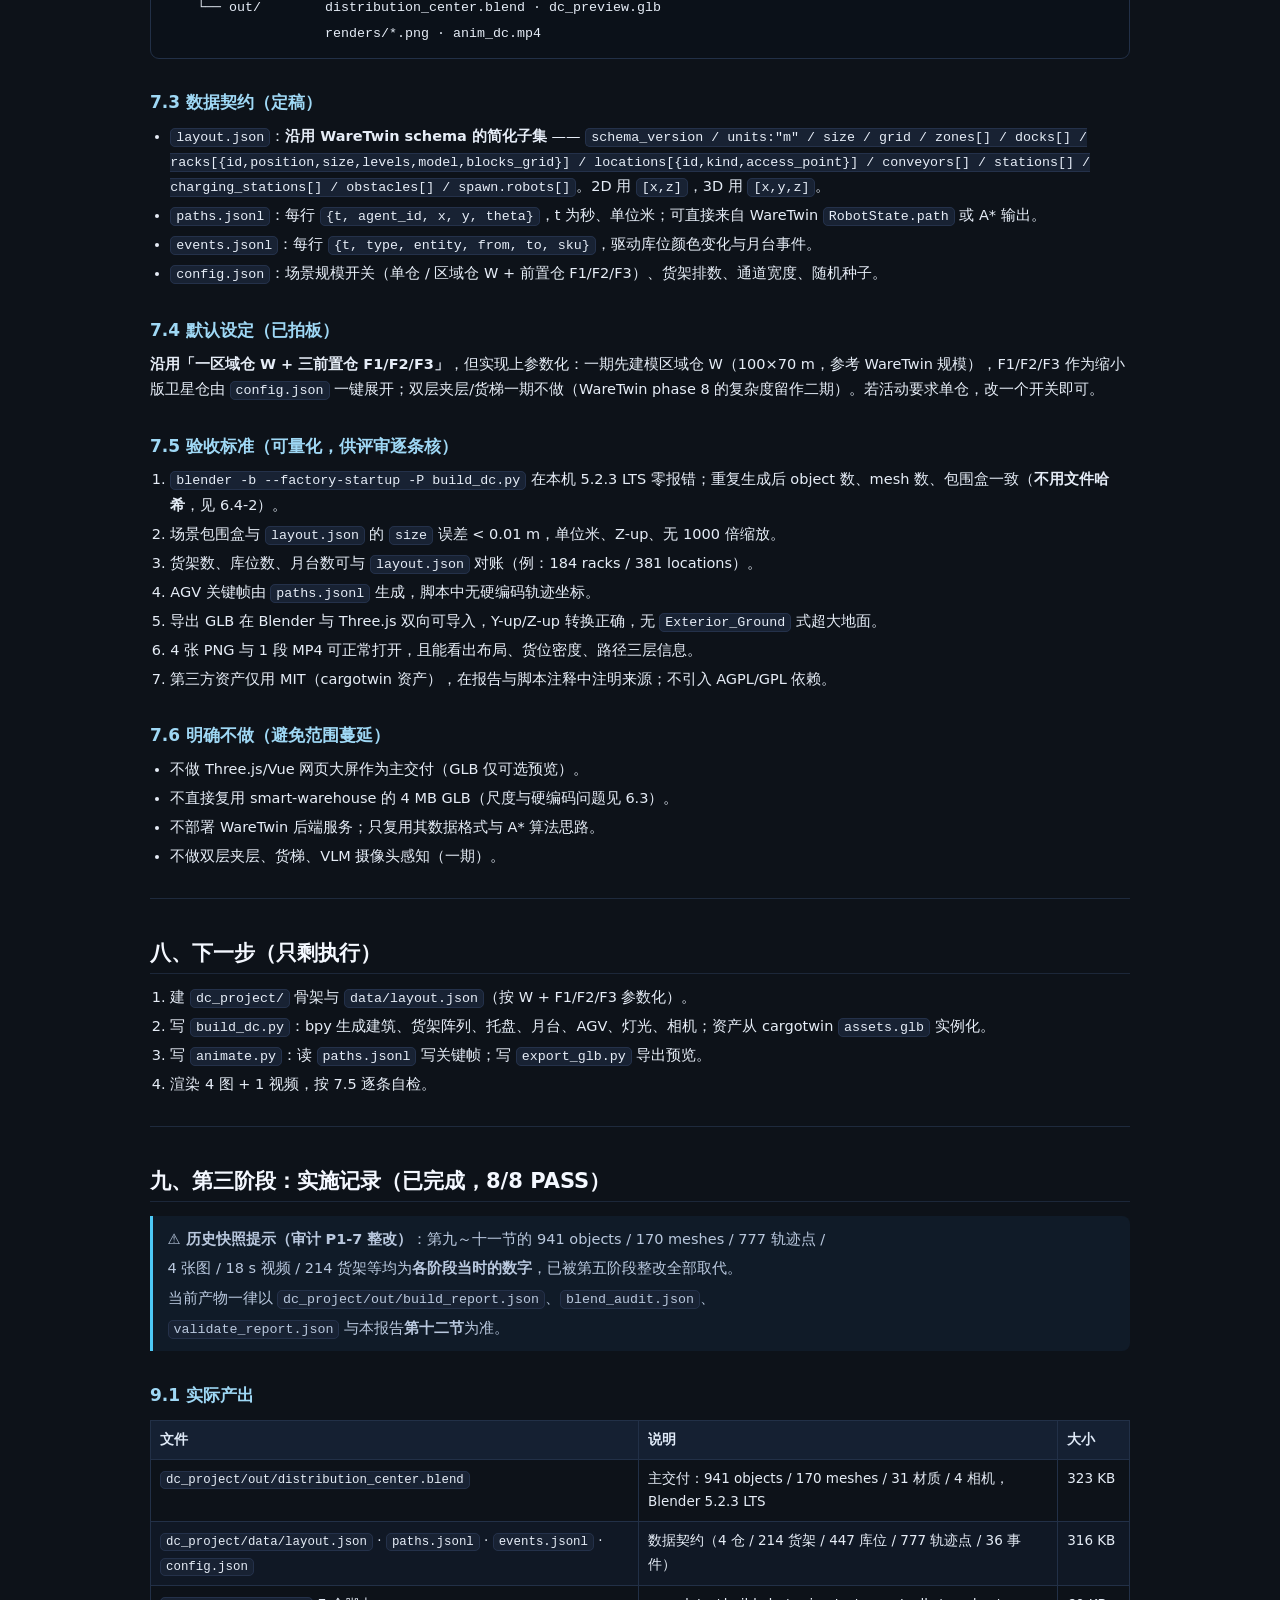
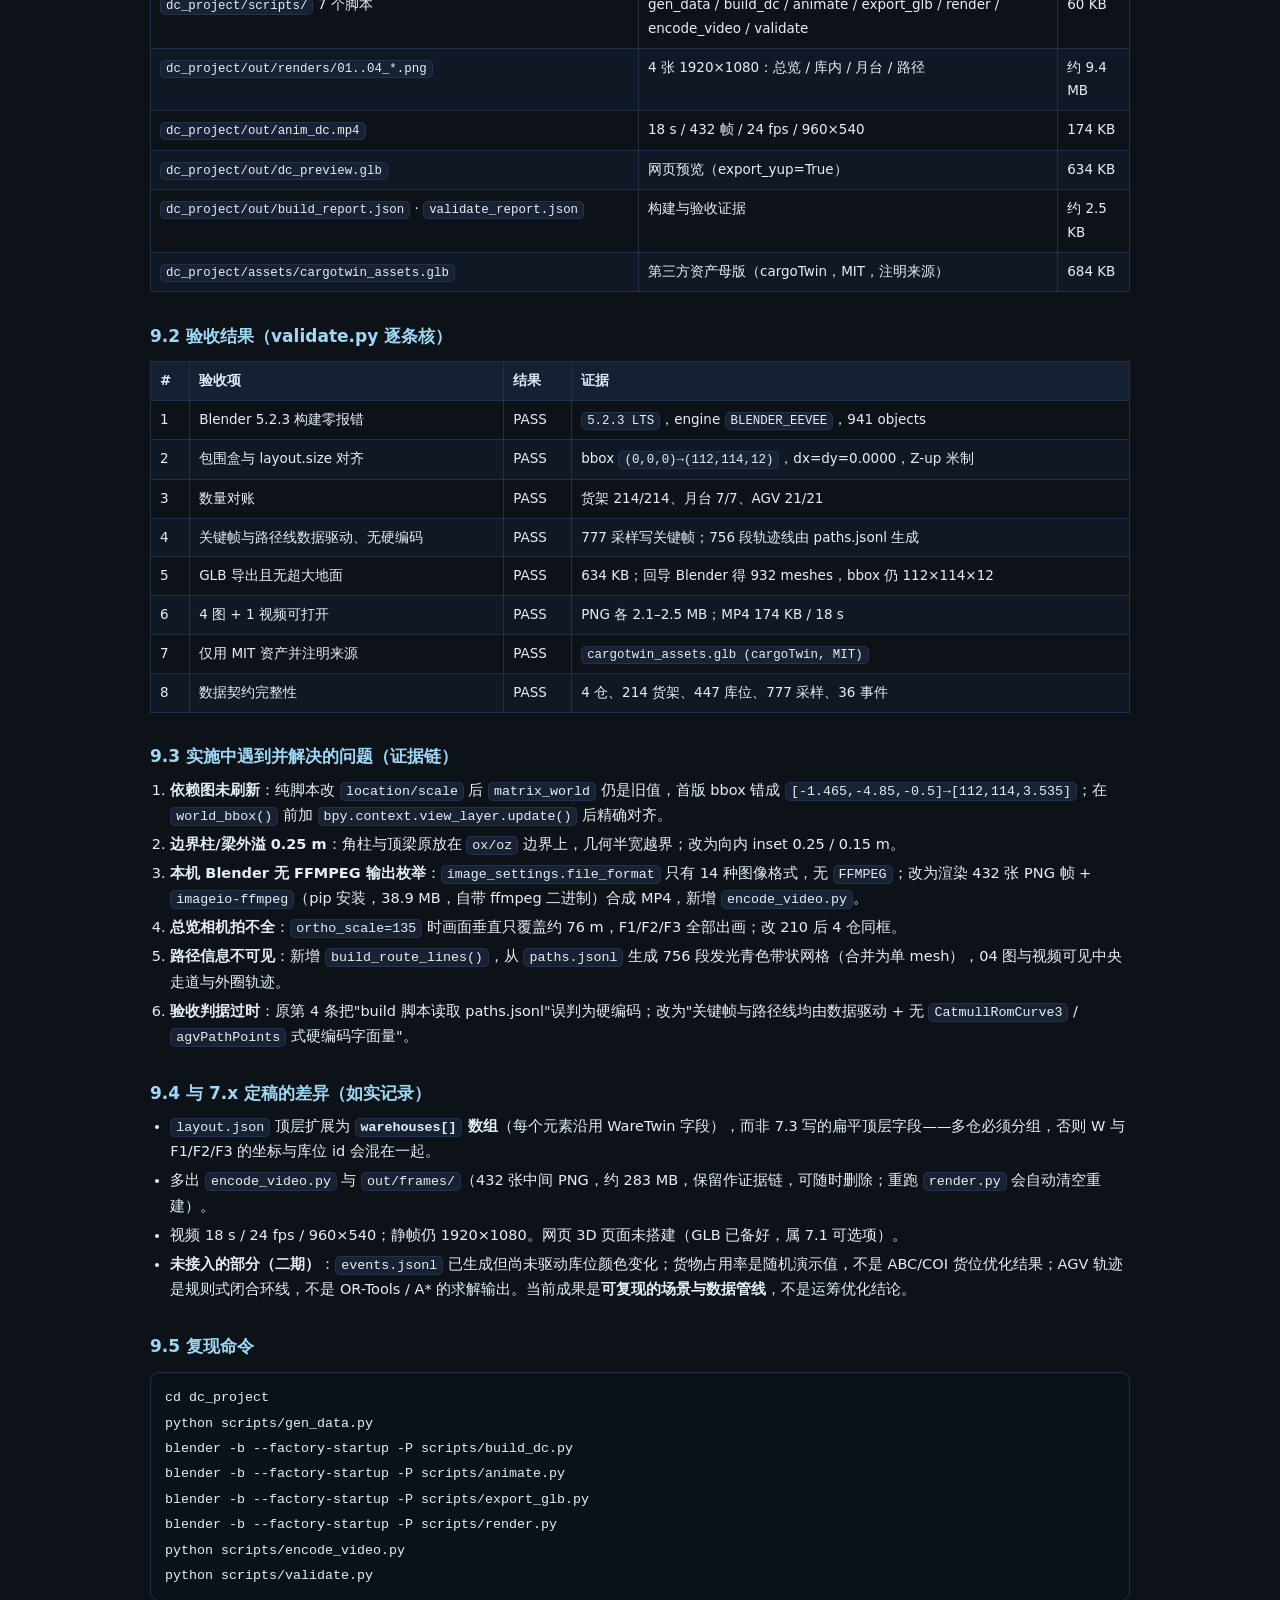
<file: docs/app/api/plan.html>
<!DOCTYPE html><html lang="zh-CN"><head><meta charset="utf-8"><title>配送中心数字孪生 · 计划书</title><style>
:root { color-scheme: dark; }
* { box-sizing: border-box; }
body { margin:0; padding:28px 34px 80px; background:#0d1219; color:#e6edf7;
       font:14.5px/1.75 system-ui,"Microsoft YaHei",sans-serif; }
.doc { max-width: 980px; margin: 0 auto; }
h1,h2,h3,h4 { line-height:1.35; margin:1.9em 0 .55em; color:#f4f8ff; }
h1 { font-size:26px; border-bottom:1px solid #24314a; padding-bottom:.35em; }
h2 { font-size:21px; border-bottom:1px solid #1c2739; padding-bottom:.25em; }
h3 { font-size:17px; color:#9fd8f5; }
h4 { font-size:15px; color:#b9c8de; }
p { margin:.7em 0; }
a { color:#4dc9f6; text-decoration:none; }
a:hover { text-decoration:underline; }
code { background:#182233; border:1px solid #24314a; border-radius:5px;
       padding:1px 5px; font-family:ui-monospace,Consolas,monospace; font-size:.92em; }
pre { background:#0b1119; border:1px solid #223047; border-radius:9px;
      padding:12px 14px; overflow:auto; }
pre code { background:none; border:0; padding:0; }
table { border-collapse:collapse; width:100%; margin:1em 0; font-size:13.5px; }
th,td { border:1px solid #223047; padding:7px 9px; vertical-align:top; text-align:left; }
th { background:#152032; color:#dfe9f7; font-weight:600; }
tr:nth-child(even) td { background:#101825; }
blockquote { margin:1em 0; padding:.4em 1em; border-left:3px solid #4dc9f6;
             background:#101b28; color:#b9c8de; border-radius:0 8px 8px 0; }
blockquote p { margin:.3em 0; }
hr { border:0; border-top:1px solid #1e2a3d; margin:2em 0; }
ul,ol { padding-left:1.4em; margin:.6em 0; }
li { margin:.25em 0; }
</style></head><body><div class="doc"><h1>配送中心建设相关开源项目调研（Hy4 项目 · 第一阶段汇总）</h1>
<p><strong>采集时间</strong>：2026-11-06 16:0x（GMT+8） <strong>第二阶段补充</strong>：2026-11-06 16:5x，已 clone 3 个仓库做源码级核查、用本机 Blender 5.2.3 LTS 实跑资产管线并定稿交付形态，见第六、七、八节。 <strong>数据源</strong>：GitHub REST API <code>search/repositories</code>（26 组查询）+ <code>/repos/{owner}/{repo}</code> 详情 + 12 个项目 README 原文核验 <strong>数据口径</strong>：star 数、最近推送日期（<code>pushed_at</code>）、主语言、许可证均为 2026-11-06 当日快照；<code>pushed_at</code> 只代表仓库有改动，不等同于代码质量 <strong>本机环境</strong>：<code>C:\Program Files\Blender Foundation\Blender 5.2</code> 已存在（Blender 5.2.x），与下面多个项目的测试版本同代 <strong>活跃度判定</strong>：近 6 个月有推送 = 活跃；6–24 个月 = 一般；&gt;2 年 = 停滞；已被 owner 标记 = 归档 <strong>Blender 适配等级</strong>：A+ 原生 Blender 脚本/资产可直接复用；A 直接产出 3D/GLB/CAD 或布局 JSON；B 产出坐标/网格/轨迹，需写 <code>bpy</code> 转换器；C 仅算法或统计指标，几何需自建</p>
<blockquote><p><strong>当前状态（单一真相源）</strong>：<code>dc_project/out/CURRENT_STATUS.md</code> —— 由 <code>scripts/report_status.py</code></p><p>从 <code>out/*.json</code> / <code>data/*.json</code> 自动生成，每次 <code>run_all.ps1</code> 结束刷新。</p><p>第九～十三节的所有阶段数字均为<strong>历史快照</strong>，已被该文件取代；不要再手改正文数字。</p><p>第二轮审计见 <code>AUDIT_REPORT_2.md</code>，本轮整改见<strong>第十四节</strong>。</p></blockquote>
<hr>
<h2>一、结论先行</h2>
<ol>
<li><strong>五类主题的成熟度极度不均衡</strong>。仓储管理、路径规划、仿真建模有成熟工程（1k–55k star、持续维护）；仓库布局优化、货位分配几乎全是论文复现代码（0–30 star，多为 2019–2023 年停更），<strong>只能借算法与目标函数，不能当工程依赖</strong>。</li>
<li><strong>与 Blender 结合度最高的不是老牌 WMS，而是 2026 年出现的一批 3D 数字孪生项目</strong>：<code>cargotwin</code>（Blender 5.2 headless 生成 38 个低模资产 → GLB）、<code>smart-warehouse</code>（Blender 5.2.2 + MCP 建模 → GLB → Vue3/Three.js）、<code>WareTwin</code>（单份 <code>warehouse_layout.json</code> 驱动 3D 场景 + 20 台 AMR 确定性仿真）。三者与本机 Blender 5.2 同代，可直接照抄管线。</li>
<li><strong>推荐主线</strong>：WMS 提供库位/库存数据 → 布局与货位算法产出坐标 → 路径与仿真产出轨迹/事件 → 统一中间格式（<code>layout.json</code> / <code>paths.jsonl</code> / <code>events.jsonl</code>）→ Blender <code>bpy</code> 程序化建模 + 关键帧动画 + glTF 导出。这样 Blender 只负责"表现层"，不背算法债。</li>
<li><strong>许可证是隐性坑</strong>：<code>OCA/wms</code>(AGPL-3.0)、<code>frappe/erpnext</code>/<code>python_motion_planning</code>/<code>BlenderProc</code>(GPL-3.0)、<code>DEAP</code>(LGPL-3.0)、<code>openboxes</code>(EPL-1.0)，以及大量无 LICENSE 的低星学术仓库。校内展示问题不大，若要打包分发需逐个核对。</li>
<li><strong>Hy4 + Blender 的直通桥梁已存在</strong>：<code>ahujasid/mcp-for-blender</code>（原 <code>blender-mcp</code>，33.4k star，MIT）通过 MCP + TCP socket 让 LLM 直接写 Blender Python，并提供 <code>execute_blender_code</code>、<code>look</code>、<code>get_scene_info</code> 等 9 个工具；其内置的 3D 模型生成器包含 Hunyuan3D。但 socket 默认无认证，必须只在本地可信环境使用并开启 <code>BLENDER_MCP_SAFE_MODE=1</code>。</li>
</ol>
<hr>
<h2>二、五类主题代表性项目</h2>
<h3>2.1 仓储管理（WMS / 库存）</h3>
<table><thead><tr><th>项目</th><th>Star / 活跃度</th><th>技术栈 / 许可</th><th>功能特点 · 可复用之处</th><th>Blender 适配</th></tr></thead><tbody><tr><td><a href="https://github.com/odoo/odoo" target="_blank" rel="noopener">odoo/odoo</a></td><td>55.6k · 2026-11-06 · 活跃</td><td>Python / PostgreSQL / JS；LGPL 系（API 显示 NOASSERTION，需自查）</td><td>ERP 全模块，<code>stock</code> 域含仓库、库位、库存移动、拣货单据；作为业务数据源最完整</td><td><strong>B</strong>：导出库位树/库存量，驱动货架阵列与颜色标签</td></tr><tr><td><a href="https://github.com/frappe/erpnext" target="_blank" rel="noopener">frappe/erpnext</a></td><td>41.0k · 2026-11-06 · 活跃</td><td>Python / JS / MariaDB；GPL-3.0</td><td>开源 ERP，<code>Warehouse</code> / <code>Stock Entry</code> / <code>Bin</code> 数据模型清晰，REST API 易用</td><td><strong>B</strong>：库位层级 → 3D 分区</td></tr><tr><td><a href="https://github.com/inventree/InvenTree" target="_blank" rel="noopener">inventree/InvenTree</a></td><td>7.8k · 2026-11-06 · 活跃</td><td>Python / Django / React；MIT</td><td>开源库存管理，Part / StockLocation 层级库位模型，带 REST API</td><td><strong>B</strong>：层级库位直接映射货架-层-格</td></tr><tr><td><a href="https://github.com/GreaterWMS/GreaterWMS" target="_blank" rel="noopener">GreaterWMS/GreaterWMS</a></td><td>4.4k · 2026-10-26 · 活跃</td><td>Python（仓库内为 Django 式多 app：<code>binset</code>/<code>binsize</code>/<code>binproperty</code>/<code>asn</code>/<code>cyclecount</code>/<code>goods</code> 等）；Apache-2.0</td><td>源自 Ford 亚太售后物流 WMS，含库位设置、库容、ASN、盘点、司机、看板；中文资料多，2,190+ 提交</td><td><strong>B+</strong>：<code>bin*</code> 系列模块就是天然货位坐标表，最贴近国内课程语境</td></tr><tr><td><a href="https://github.com/fjykTec/ModernWMS" target="_blank" rel="noopener">fjykTec/ModernWMS</a></td><td>1.8k · 2025-06-22 · 一般</td><td>Vue 前端 + 后端服务；Apache-2.0</td><td>从商业 ERP 剥离的完整 WMS，界面与单据流程完整</td><td><strong>C</strong>：业务系统，无几何输出</td></tr><tr><td><a href="https://github.com/openboxes/openboxes" target="_blank" rel="noopener">openboxes/openboxes</a></td><td>922 · 2026-11-05 · 活跃</td><td>Groovy / Grails；EPL-1.0</td><td>面向医疗物资的 WMS，库存移动跟踪、批次与效期管理</td><td><strong>C</strong>：可借批次/效期语义</td></tr><tr><td><a href="https://github.com/openwms/org.openwms" target="_blank" rel="noopener">openwms/org.openwms</a></td><td>761 · 2026-07-13 · 活跃</td><td>Java / Spring Cloud 云原生；Apache-2.0</td><td>开放式 WMS，含物料流（material flow）与运输订单领域模型</td><td><strong>C</strong>：领域模型可借，需自建可视化</td></tr><tr><td><a href="https://github.com/OCA/wms" target="_blank" rel="noopener">OCA/wms</a></td><td>226 · 2026-11-04 · 活跃</td><td>Python / Odoo 模块集；AGPL-3.0</td><td>OCA 维护的 WMS 模块总入口，下辖 20+ 子仓库，其中 <code>stock-logistics-putaway</code>（上架策略）、<code>stock-logistics-reservation</code>（预留规则）、<code>stock-logistics-shopfloor</code>（扫码作业）<strong>直接对应货位分配规则</strong></td><td><strong>B+</strong>：上架/预留规则可复现为"把 SKU 放到哪个格位"的逻辑</td></tr><tr><td><a href="https://github.com/wms2/mywms" target="_blank" rel="noopener">wms2/mywms</a></td><td>132 · 2026-04-14 · 活跃</td><td>Java；许可证 NOASSERTION</td><td>经典 myWMS，库位与物料流模型完整</td><td><strong>C</strong></td></tr></tbody></table>
<blockquote><p>小结：WMS 类<strong>不产出几何</strong>，价值在于提供"库位编码 → SKU → 数量 → 周转率"的结构化数据，作为 Blender 场景的信息层（标签、颜色、热力）。</p></blockquote>
<h3>2.2 仓库布局优化</h3>
<table><thead><tr><th>项目</th><th>Star / 活跃度</th><th>技术栈 / 许可</th><th>功能特点 · 可复用之处</th><th>Blender 适配</th></tr></thead><tbody><tr><td><a href="https://github.com/shucheng-ai/WDA-main" target="_blank" rel="noopener">shucheng-ai/WDA-main</a></td><td>15 · 2022-05-25 · 停滞</td><td>Docker 多子模块（<code>core</code> 布局 / <code>cad</code> 图纸解析 / <code>3d</code> 可视化 / <code>dwg2dxf</code> / <code>web</code>）；Apache-2.0</td><td><strong>唯一直接产出 2D+3D 仓库布局的开源工具</strong>：上传 DXF/DWG → 识别墙/柱/门/消防栓 → 避障并以最大容量排布货架 → 下载 CAD 布局并 3D 预览</td><td><strong>A</strong>：DXF/CAD 可导入 Blender 作底图；但依赖 Docker 与多个 submodule，2022 年后停更，复现成本较高</td></tr><tr><td><a href="https://github.com/lunjohnzhang/warehouse_env_gen_public" target="_blank" rel="noopener">lunjohnzhang/warehouse_env_gen_public</a></td><td>26 · 2023-10-04 · 停滞</td><td>C++；无 LICENSE</td><td>IJCAI 2023 论文《Multi-Robot Coordination and Layout Design for Automated Warehousing》官方实现，同时做布局生成与多机协同</td><td><strong>B</strong>：输出栅格化仓库环境，可转成阵列几何</td></tr><tr><td><a href="https://github.com/gokhanozden/gabak" target="_blank" rel="noopener">gokhanozden/gabak</a></td><td>9 · 2026-08-03 · 活跃</td><td>C# / WinForms；MIT</td><td>用进化策略（ES，1/5 规则）优化布局，目标函数 = 每张拣货单平均行走距离；把拣货 tour 当 TSP 求解；支持"巷道中心线"与"可视图"两种距离矩阵、拣货员/叉车体积避障参数、Excel 批量实验</td><td><strong>B+</strong>：参数化货架/巷道坐标可直接喂给 <code>bpy</code>，且自带"布局 A vs B"的量化对比，非常适合课程作业的论证链</td></tr><tr><td><a href="https://github.com/samirsaci/pareto-warehouse-layout" target="_blank" rel="noopener">samirsaci/pareto-warehouse-layout</a></td><td>23 · 2026-09-17 · 活跃</td><td>Python / Jupyter；无 LICENSE</td><td>用 Pareto / ABC 分析压缩仓储空间、划分快慢周转区</td><td><strong>B</strong>：ABC 分区 → 3D 分区配色</td></tr><tr><td><a href="https://github.com/MarioDelgadoSr/MyWarehouseVisualizer" target="_blank" rel="noopener">MarioDelgadoSr/MyWarehouseVisualizer</a></td><td>61 · 2024-06-07 · 停滞</td><td>JS / Three.js / glTF + <strong>Blender 建模导出</strong>；非标准许可（非营利免费）</td><td>CSV 驱动参数化货架（行/列/层可调）、鼠标编辑三次贝塞尔堆垛机轨道、恒速运动预览；README 明确写 "Blender - For building a 3D visual and exporting it to a glTF file"</td><td><strong>A</strong>：现成的"Blender → glTF → 数据驱动 3D"范式，还带 Vue3/Vite 重写版</td></tr><tr><td><a href="https://github.com/Elabar/warehouse-layout" target="_blank" rel="noopener">Elabar/warehouse-layout</a></td><td>25 · 2021-06-13 · 停滞</td><td>HTML / Three.js；无 LICENSE</td><td>用特定数据结构描述并绘制 3D 仓库</td><td><strong>A-</strong>：数据结构设计可参考</td></tr><tr><td><a href="https://github.com/dkunitsk/FLP-layout-optimization" target="_blank" rel="noopener">dkunitsk/FLP-layout-optimization</a></td><td>9 · 2014-01-24 · 停滞</td><td>Python；无 LICENSE</td><td>设施布局问题（FLP）启发式算法教学实现</td><td><strong>C</strong>：仅算法</td></tr><tr><td><a href="https://github.com/scaceresg/proj-uaflp-metaheuristics" target="_blank" rel="noopener">scaceresg/proj-uaflp-metaheuristics</a></td><td>3 · 2023-11-10 · 停滞</td><td>Jupyter；无 LICENSE</td><td>不等面积设施布局（UA-FLP）的自然启发式元启发式算法</td><td><strong>C</strong>：仅算法</td></tr></tbody></table>
<blockquote><p>小结：布局类<strong>几乎没有可维护的开箱即用工具</strong>；真正能连到 Blender 的是 WDA（CAD 输出）、MyWarehouseVisualizer（glTF 输出）、GABAK（坐标 + 目标函数）。</p></blockquote>
<h3>2.3 货位分配（SLAP / Slotting）</h3>
<table><thead><tr><th>项目</th><th>Star / 活跃度</th><th>技术栈 / 许可</th><th>功能特点 · 可复用之处</th><th>Blender 适配</th></tr></thead><tbody><tr><td><a href="https://github.com/Stickish/EARMfStSLAP" target="_blank" rel="noopener">Stickish/EARMfStSLAP</a></td><td>6 · 2022-06-07 · 停滞</td><td>Python；MIT</td><td>用关联规则挖掘（订单共现）求解储位分配问题 SLAP，把常一起被拣的商品放近</td><td><strong>B</strong>：输出 SKU→库位映射，可做 3D 高亮</td></tr><tr><td><a href="https://github.com/ShengranHu/SA-Tabu" target="_blank" rel="noopener">ShengranHu/SA-Tabu</a></td><td>3 · 2021-09-08 · 停滞</td><td>Java；MIT</td><td>代理辅助禁忌搜索求解大规模带分组约束 SLAP</td><td><strong>C</strong>：算法思路</td></tr><tr><td><a href="https://github.com/stellachenyl/bin-logic" target="_blank" rel="noopener">stellachenyl/bin-logic</a></td><td>0 · 2026-08-24 · 活跃</td><td>TypeScript；无 LICENSE</td><td>按 SKU 周转率、尺寸、重量、拣货频次生成库位推荐，含行走距离缩减仿真与<strong>热力图</strong></td><td><strong>A-</strong>：热力值可直接映射 Blender 材质颜色/发光强度</td></tr><tr><td><a href="https://github.com/OguzhanKetenci/warehouse-slotting-optimization" target="_blank" rel="noopener">OguzhanKetenci/warehouse-slotting-optimization</a></td><td>1 · 2026-10-08 · 活跃</td><td>Python；无 LICENSE</td><td>基于 19.8K 真实订单，做布局 + 路径 + 样本外验证 + 重排（re-slotting）策略，实验框架比 star 数有价值</td><td><strong>B</strong>：结果表可驱动库位变化动画</td></tr><tr><td><a href="https://github.com/timaree/warehouse-slotting" target="_blank" rel="noopener">timaree/warehouse-slotting</a></td><td>1 · 2026-01-10 · 活跃</td><td>Python；MIT</td><td>slotting + 规则式路径引擎 + 历史/合成需求 + KPI 分析</td><td><strong>B</strong></td></tr><tr><td><a href="https://github.com/confxsd/3d-warehouse-simulator" target="_blank" rel="noopener">confxsd/3d-warehouse-simulator</a></td><td>15 · 2023-01-29 · 停滞</td><td>JavaScript / Three.js；无 LICENSE</td><td>面向物流仓库<strong>货位分配（slotting）的 3D 可视化</strong></td><td><strong>A-</strong>：少见的货位 3D 展示</td></tr><tr><td><a href="https://github.com/topprismdata/agentic-warehouse-engine" target="_blank" rel="noopener">topprismdata/agentic-warehouse-engine</a></td><td>2 · 2026-08-28 · 活跃</td><td>Python / OR-Tools CP-SAT；MIT</td><td>研究"何时不该重排"：非平稳需求下的动态货位重排决策</td><td><strong>C</strong>：决策逻辑</td></tr><tr><td><a href="https://github.com/Dimitres-Kisimov/logistics-digital-twin" target="_blank" rel="noopener">Dimitres-Kisimov/logistics-digital-twin</a></td><td>1 · 2026-08-14 · 活跃</td><td>Python；NOASSERTION</td><td>3D 装箱 + 货位优化 + 离散事件仿真三合一，量化新旧作业模式差距</td><td><strong>B</strong>：组合思路值得借鉴</td></tr></tbody></table>
<blockquote><p>小结：这是五类里<strong>最弱的一类</strong>——GitHub 上大多是课程/论文代码，无 LICENSE、无测试、无文档。建议只取"规则"（ABC/COI、关联共现、周转率）自行实现，产出 <code>sku_id → rack_id</code> 映射表，再交给 Blender 上色。</p></blockquote>
<h3>2.4 路径规划</h3>
<table><thead><tr><th>项目</th><th>Star / 活跃度</th><th>技术栈 / 许可</th><th>功能特点 · 可复用之处</th><th>Blender 适配</th></tr></thead><tbody><tr><td><a href="https://github.com/google/or-tools" target="_blank" rel="noopener">google/or-tools</a></td><td>14.3k · 2026-11-04 · 活跃</td><td>C++ 核心 + Python/Java/.NET 绑定；Apache-2.0</td><td>工业级运筹优化：VRP/TSP、CP-SAT、线性/整数规划。拣货路径本质是 TSP，配送路线是 VRP</td><td><strong>B</strong>：输出节点访问序列 → AGV/拣货员轨迹动画</td></tr><tr><td><a href="https://github.com/ai-winter/python_motion_planning" target="_blank" rel="noopener">ai-winter/python_motion_planning</a></td><td>1.1k · 2026-09-15 · 活跃</td><td>Python 3.10，<code>pip install python-motion-planning</code>；GPL-3.0</td><td>算法最全：Dijkstra / A* / JPS / Theta* / RRT / RRT* / Voronoi + PID / DWA / APF / LQR + Bezier / Dubins 曲线；matplotlib 可视化；v2.1 已迁移部分旧算法</td><td><strong>A-</strong>：栅格地图 + 路径点序列可直接转 Blender 曲线与关键帧；GPL 需注意</td></tr><tr><td><a href="https://github.com/GavinPHR/Multi-Agent-Path-Finding" target="_blank" rel="noopener">GavinPHR/Multi-Agent-Path-Finding</a></td><td>447 · 2024-08-30 · 一般</td><td>Python；MIT</td><td>CBS（冲突搜索）+ 时空 A*，匿名 MAPF</td><td><strong>B</strong>：多车无碰撞轨迹</td></tr><tr><td><a href="https://github.com/APRIL-ZJU/CL-CBS" target="_blank" rel="noopener">APRIL-ZJU/CL-CBS</a></td><td>421 · 2023-07-31 · 停滞</td><td>C++；MIT</td><td>面向类车机器人的多智能体路径规划</td><td><strong>B</strong></td></tr><tr><td><a href="https://github.com/Cognitive-AI-Systems/pogema" target="_blank" rel="noopener">Cognitive-AI-Systems/pogema</a></td><td>303 · 2026-09-14 · 活跃</td><td>Python / Gym；MIT</td><td>ICLR 2025 部分可观网格多智能体环境，可定制障碍与规模</td><td><strong>B</strong>：网格 + 逐步坐标</td></tr><tr><td><a href="https://github.com/speedzjy/mapf_ros" target="_blank" rel="noopener">speedzjy/mapf_ros</a></td><td>253 · 2025-05-12 · 一般</td><td>C++ / ROS1/ROS2；MIT</td><td>MAPF 算法 ROS 包</td><td><strong>B</strong>：若走 ROS 路线才需要</td></tr><tr><td><a href="https://github.com/Kei18/mapf-visualizer" target="_blank" rel="noopener">Kei18/mapf-visualizer</a></td><td>100 · 2024-11-16 · 一般</td><td>C++；MIT</td><td>MAPF 轨迹可视化器</td><td><strong>B</strong>：轨迹数据格式参考</td></tr><tr><td><a href="https://github.com/Superone77/AGV_dijkstra" target="_blank" rel="noopener">Superone77/AGV_dijkstra</a></td><td>162 · 2024-08-18 · 一般</td><td>C++；无 LICENSE</td><td>中文项目：仓储多 AGV 基于 Dijkstra 的路径规划与两车避让</td><td><strong>B</strong>：教学级示例，易读</td></tr><tr><td><a href="https://github.com/LTluttmann/rl4msprp" target="_blank" rel="noopener">LTluttmann/rl4msprp</a></td><td>8 · 2024-03-11 · 停滞</td><td>Python；MIT</td><td>ICAPS 2024：混合货架仓库拣货员路径问题的神经组合优化</td><td><strong>C</strong>：算法前沿</td></tr><tr><td><a href="https://github.com/cansaner/ComparisonOfOrderPickingAlgorithms" target="_blank" rel="noopener">cansaner/ComparisonOfOrderPickingAlgorithms</a></td><td>6 · 2017-12-25 · 停滞</td><td>C#；无 LICENSE</td><td>多区块仓库拣货算法对比：S-Shape / Largest Gap / Tabu / GA</td><td><strong>C</strong>：经典启发式对照实现</td></tr></tbody></table>
<h3>2.5 仿真建模</h3>
<table><thead><tr><th>项目</th><th>Star / 活跃度</th><th>技术栈 / 许可</th><th>功能特点 · 可复用之处</th><th>Blender 适配</th></tr></thead><tbody><tr><td><a href="https://github.com/salabim/salabim" target="_blank" rel="noopener">salabim/salabim</a></td><td>412 · 2026-05-29 · 活跃</td><td>纯 Python，MIT，PyPI 可装</td><td>面向对象离散事件仿真：Component / Queue / Resource / Store / Monitor / Trace，<strong>自带 2D 与 3D 动画及视频产出</strong>，仓库目录含 <code>sample 3d models</code>；不需要 <code>yield</code> 写进程，跨 Windows/macOS/Linux</td><td><strong>A-</strong>：与你做过的库存控制蒙特卡洛仿真同源；事件日志最易驱动 Blender 关键帧</td></tr><tr><td><a href="https://github.com/jaamsim/jaamsim" target="_blank" rel="noopener">jaamsim/jaamsim</a></td><td>242 · 2026-11-02 · 活跃</td><td>Java；Apache-2.0</td><td>图形化拖拽的离散事件仿真，自带 3D 视图</td><td><strong>C+</strong>：自身 3D 引擎非 Blender，仅借模型结构</td></tr><tr><td><a href="https://github.com/semitable/robotic-warehouse" target="_blank" rel="noopener">semitable/robotic-warehouse</a></td><td>445 · 2024-09-15 · 一般</td><td>Python / Gymnasium；MIT</td><td>RWARE 多机器人仓库 RL 环境；<strong>自定义布局就是字符串</strong>（<code>x</code>=货架、<code>g</code>=目标），<code>env.render()</code> 渲染，支持多尺寸/多智能体</td><td><strong>A-</strong>：布局字符串 → Blender 网格阵列几乎零成本；v2 已迁移 Gymnasium，注意旧代码兼容</td></tr><tr><td><a href="https://github.com/WayneChou-bot/WareTwin" target="_blank" rel="noopener">WayneChou-bot/WareTwin</a></td><td>158 · 2026-09-11 · 活跃</td><td>React Three Fiber + FastAPI + Pydantic + SQLite + Python A*；MIT</td><td>100×70 m 仓库、20 台 AMR、确定性 100 ms tick、8 向加权 A*、电量/充电/避障/故障注入、what-if 多种子对比、CSV/JSON 导出；<strong>整座 3D 场景由单一 <code>warehouse_layout.json</code> 生成</strong>，<code>docs/layout/gen_layout.py</code> 可造布局</td><td><strong>A</strong>：布局 JSON + WebSocket 状态流是 Blender 数据驱动最理想的契约</td></tr><tr><td><a href="https://github.com/wh200720041/warehouse_simulation_toolkit" target="_blank" rel="noopener">wh200720041/warehouse_simulation_toolkit</a></td><td>316 · 2024-02-18 · 停滞</td><td>C++ / ROS / Gazebo；BSD-3-Clause</td><td>仓库 AGV 仿真工具包，含导航、定位、SLAM 教程与仓库 world</td><td><strong>B</strong>：Gazebo world 需转 glTF</td></tr><tr><td><a href="https://github.com/aws-robotics/aws-robomaker-small-warehouse-world" target="_blank" rel="noopener">aws-robotics/aws-robomaker-small-warehouse-world</a></td><td>491 · 2026-07-21 · <strong>已归档</strong></td><td>CMake / Gazebo / ROS</td><td>AWS 官方小型仓库 Gazebo world</td><td><strong>B-</strong>：场景几何可用，但仓库已归档</td></tr><tr><td><a href="https://github.com/hookex/warehouse-3d" target="_blank" rel="noopener">hookex/warehouse-3d</a></td><td>15 · 2026-07-30 · 活跃</td><td>JavaScript / Three.js；MIT</td><td>交互式 3D 仓库仿真</td><td><strong>B</strong>：Three.js 前端参考，非 Blender</td></tr><tr><td><a href="https://github.com/Skelf-Research/waremax" target="_blank" rel="noopener">Skelf-Research/waremax</a></td><td>3 · 2026-07-02 · 活跃</td><td>Rust；MIT</td><td>面向仓库机器人的高保真离散事件仿真</td><td><strong>B</strong>：事件输出</td></tr><tr><td><a href="https://github.com/chessparov/warehouse-simulation" target="_blank" rel="noopener">chessparov/warehouse-simulation</a></td><td>3 · 2024-04-24 · 停滞</td><td>Python；GPL-2.0</td><td>极简仓库离散事件仿真</td><td><strong>B</strong>：适合读源码学 DES 骨架</td></tr></tbody></table>
<hr>
<h2>三、直接服务 Blender 建模的项目（跨类别，重点）</h2>
<table><thead><tr><th>项目</th><th>Star / 活跃度</th><th>技术栈 / 许可</th><th>能直接拿来用什么</th><th>适配</th></tr></thead><tbody><tr><td><a href="https://github.com/ahujasid/mcp-for-blender" target="_blank" rel="noopener">ahujasid/mcp-for-blender</a>（原 <code>blender-mcp</code>）</td><td>33.4k · 2026-11-04 · 活跃</td><td>Python / MCP / Blender Addon；MIT；Blender ≥3.0、Python ≥3.10</td><td>让 LLM 通过 TCP socket 直接执行 Blender Python：建模、布局、材质、动画、渲染、导入导出；9 个工具含 <code>execute_blender_code</code>、<code>look</code>（多视角视觉自检）、<code>get_scene_info</code>、<code>search_assets</code>/<code>import_asset</code>（Poly Haven CC0）、<code>generate_3d</code>（含 Hunyuan3D）</td><td><strong>A+</strong></td></tr><tr><td><a href="https://github.com/wangzh12023/cargotwin" target="_blank" rel="noopener">wangzh12023/cargotwin</a></td><td>0 · 2026-10-12 · 活跃（全新）</td><td><strong>Blender 5.2 headless Python</strong> + Three.js r186 / Vite；MIT</td><td><code>blender/build_assets.py</code> + <code>lib_geo.py</code> 生成 38 个低模资产（叉车、卡车、货架、筒仓、龙门吊…）→ 单个 <code>assets.glb</code>（684 KB）→ <code>InstancedMesh</code>；<code>render_thumbs.py</code> 用 Cycles 出缩略图；<code>npm run assets</code> 一键重建；含 6 个设施与调度仿真</td><td><strong>A+</strong></td></tr><tr><td><a href="https://github.com/Xxcool/smart-warehouse" target="_blank" rel="noopener">Xxcool/smart-warehouse</a></td><td>25 · 2026-10-23 · 活跃</td><td>Vue3 / Vite / TS / Three.js + <strong>Blender 5.2.2 LTS → glTF 2.0 GLB</strong>；MIT</td><td>AI 联动 Blender MCP 自动建模，单个 <code>public/smart_warehouse.glb</code>；AGV 闭环搬运、立库出入库、冷链温控、月台装卸、点击设备弹数据卡片、双主题切换</td><td><strong>A</strong></td></tr><tr><td><a href="https://github.com/DLR-RM/BlenderProc" target="_blank" rel="noopener">DLR-RM/BlenderProc</a></td><td>3.8k · 2026-01-20 · 活跃</td><td>Python / Blender；GPL-3.0</td><td>程序化 Blender 管线，用于照片级渲染与合成训练数据（含标注）；适合批量出配送中心效果图</td><td><strong>A+</strong>（GPL 限制）</td></tr><tr><td><a href="https://github.com/Lewickiy/EPAL1" target="_blank" rel="noopener">Lewickiy/EPAL1</a> + 同作者 <code>AGV</code> / <code>StoragePodGenerator</code> / <code>FloorTileGenerator</code></td><td>各 1–2 · 2026-07 · 活跃</td><td><strong>Blender Python API</strong>；无 LICENSE</td><td>一整套统一坐标（Z=0 底面、mm 单位）的仓库资产生成器：EPAL1 托盘 1200×800×144 mm 完全程序化，4 级 LOD（<code>.blend</code> / <code>.fbx</code> / <code>.obj</code>，50–30k 面），支持万级 collection instance；同系列还有 AGV、存储 Pod、地砖</td><td><strong>A+</strong></td></tr><tr><td><a href="https://github.com/AnuragSahu/WareSynth" target="_blank" rel="noopener">AnuragSahu/WareSynth</a></td><td>5 · 2021-12-14 · 停滞</td><td>Blender Python</td><td>程序化生成 3D 仓库场景 + 自动截图与 KITTI 标注，合成数据集管线</td><td><strong>A</strong>（代码老，需适配新版 Blender）</td></tr><tr><td><a href="https://github.com/zolty-lionheart/iPort" target="_blank" rel="noopener">zolty-lionheart/iPort</a></td><td>0 · 2024-11-26 · 停滞</td><td>Cesium + Blender；MIT</td><td>园区 GIS 看板 + 三维仓库预览，模型可设坐标/旋转/缩放；开源版为静态演示数据</td><td><strong>A-</strong></td></tr></tbody></table>
<blockquote><p><strong>版本匹配</strong>：cargotwin 明确 "tested with 5.2"，smart-warehouse 用 5.2.2 LTS，本机为 Blender 5.2 目录 —— 三条证据相互印证，直接复用资产管线不会踩大版本 API 变更。</p></blockquote>
<hr>
<h2>四、Blender 适配性总评</h2>
<table><thead><tr><th>数据类型</th><th>代表项目</th><th>到 Blender 的转换</th><th>等级</th><th>工作量</th></tr></thead><tbody><tr><td>原生 Blender 脚本 / 资产</td><td>cargotwin、EPAL1 系列、BlenderProc、mcp-for-blender</td><td>直接运行 <code>blender --background --python build_assets.py</code>，或导入 <code>.blend</code>/<code>.obj</code></td><td>A+</td><td>低</td></tr><tr><td>现成 GLB / glTF / CAD</td><td>smart-warehouse、MyWarehouseVisualizer、WDA(DXF)</td><td><code>bpy.ops.import_scene.gltf()</code> / DXF 导入后作底图</td><td>A</td><td>低</td></tr><tr><td>布局 JSON / 栅格字符串</td><td>WareTwin <code>warehouse_layout.json</code>、RWARE <code>layout</code>、GABAK 货架参数</td><td>写 <code>bpy</code> 生成器：循环创建货架 → collection instance → 阵列</td><td>A/B+</td><td>中</td></tr><tr><td>路径与事件时序</td><td>python_motion_planning、OR-Tools、salabim、WareTwin CSV</td><td><code>keyframe_insert</code> 或按帧读 CSV 更新 <code>location</code>，路径画成 Curve</td><td>B+</td><td>中</td></tr><tr><td>WMS 业务数据</td><td>Odoo / ERPNext / GreaterWMS / OCA-wms</td><td>库存量/周转率 → 材质颜色、文字标签、热力贴图</td><td>B</td><td>中</td></tr><tr><td>纯算法 / 统计指标</td><td>SLAP 论文代码、FLP 启发式、拣货算法对比</td><td>只借目标函数与规则，几何全部自建</td><td>C</td><td>高</td></tr></tbody></table>
<p><strong>建议的统一数据契约</strong>（Blender 只认这三份文件）：</p>
<pre><code>layout.json   { zones, aisles, racks:[{id,x,y,z,w,l,h,levels}], stations, docks }   # 单位：米，Z-up
paths.jsonl   { t, agent_id, x, y, theta }                                          # 轨迹
events.jsonl  { t, type, entity, from, to, sku }                                    # 出入库/拣货事件</code></pre>
<p>Blender 端对应动作：<code>bpy</code> 读 <code>layout.json</code> 生成货架/托盘/地面 → 复用 cargotwin 或 EPAL1 资产做实例化 → 按 SKU 周转率给格位上色 → 用 <code>paths.jsonl</code> 驱动 AGV/叉车关键帧 → Cycles/EEVEE 渲染静帧与动画 → 导出 GLB 供网页展示或输出 MP4。</p>
<p><strong>三条可落地的组合</strong>：</p>
<ul>
<li><strong>组合 A（推荐，最稳，全 Python）</strong>：GABAK / WDA 出布局 → OR-Tools + python_motion_planning 出路径 → salabim（或你熟悉的蒙特卡洛/SimPy）出事件 → 自写 <code>bpy</code> 生成器 + cargotwin/EPAL1 资产。优点是证据链完整、可量化对比、全程可控。</li>
<li><strong>组合 B（最快出效果）</strong>：直接 fork <code>cargotwin</code> 或 <code>smart-warehouse</code>，替换布局/GLB，接 <code>WareTwin</code> 的 <code>warehouse_layout.json</code> 与状态流。适合活动演示与截图，算法深度较浅。</li>
<li><strong>组合 C（最贴合"用 Hy4 做项目"叙事）</strong>：<code>mcp-for-blender</code> 让 Hy4 直接写 Blender Python 生成仓库几何，BlenderProc 批量渲染。亮点是 AI+3D 全流程，但尺寸精度需人工复核，且要处理资产授权与 socket 安全。</li>
</ul>
<hr>
<h2>五、风险与证据边界</h2>
<ol>
<li><strong>低星 ≠ 无用，但 ≠ 可依赖</strong>：布局/货位类多为 0–10 star、无 LICENSE、无测试，属于"论文附件"。本轮只核验了 README 描述，未逐个跑通安装；正式采用前需 clone 后验依赖。</li>
<li><strong>许可证清单</strong>：MIT/Apache-2.0 相对安全（OR-Tools、GreaterWMS、ModernWMS、openwms、WDA、GABAK、WareTwin、cargotwin、smart-warehouse、RWARE、salabim、mcp-for-blender、pogema）；需谨慎的：AGPL-3.0 <code>OCA/wms</code>、GPL-3.0 <code>erpnext</code>/<code>python_motion_planning</code>/<code>BlenderProc</code>、LGPL-3.0 <code>DEAP</code>、EPL-1.0 <code>openboxes</code>、GPL-2.0 <code>chessparov/warehouse-simulation</code>；<code>odoo/odoo</code>、<code>wms2/mywms</code> 等 API 返回 NOASSERTION，需查各自 LICENSE。</li>
<li><strong>坐标与单位</strong>：Blender 是 Z-up / 米制，glTF 与 Three.js 是 Y-up，CAD 常用 mm，EPAL1 明确用 mm 且约定托盘底面 Z=0。跨工具转换不统一会出现"货架躺倒"或"尺寸放大 1000 倍"，这是最容易翻车的地方。</li>
<li><strong>停更与归档</strong>：WDA（2022）、WareSynth（2021）、MyWarehouseVisualizer（2024）、AWS RoboMaker 仓库（已归档）都需评估兼容成本；ModernWMS 自 2025-06 未推送。</li>
<li><strong>学术代码依赖</strong>：部分仓库依赖 MATLAB、Gurobi、旧版 <code>gym==0.21</code>（RWARE v1 才兼容），复现代价高；RWARE 现主干已迁移 Gymnasium。</li>
<li><strong>MCP 安全</strong>：<code>mcp-for-blender</code> 的 socket 服务默认无认证无加密，只监听 localhost；务必保持在可信网络、开启 <code>BLENDER_MCP_SAFE_MODE=1</code>，执行前保存 <code>.blend</code>。</li>
<li><strong>第一阶段未做的事</strong>：未 clone 源码、未运行安装、未核对 commit 频率/issue 响应；活跃度仅以 <code>pushed_at</code> 判定，星数为当日快照。第二阶段已对 3 个仓库补齐源码级核查与本机实测，见第六节。</li>
</ol>
<hr>
<h2>六、第二阶段：源码级核查（已完成）</h2>
<p><strong>核查对象</strong>：shallow clone 到工作区上层 <code>_research/repos/</code>，均为 2026-11-06 的 HEAD。</p>
<table><thead><tr><th>仓库</th><th>commit</th><th>体积</th><th>文件数</th><th>LICENSE</th><th>运行依赖</th></tr></thead><tbody><tr><td>cargotwin</td><td><code>f13faf6</code></td><td>17 MB</td><td>59</td><td>MIT（已核 LICENSE 首行）</td><td>Node ^20.19 / ≥22.12、three 0.186.1、vite 8.3.4；Blender 5.2</td></tr><tr><td>WareTwin</td><td><code>81f365f</code></td><td>5.1 MB</td><td>99</td><td>MIT</td><td>Python 3.11 + fastapi / uvicorn / pydantic v2 / websockets / openai；前端 Node 18+</td></tr><tr><td>smart-warehouse</td><td><code>ea8c968</code></td><td>34 MB</td><td>54</td><td>MIT</td><td>Vue 3.5 / three 0.169 / Vite 5.4 / TS 5.6；Blender 5.2.2 导出</td></tr></tbody></table>
<h3>6.1 cargotwin：可直接复用的 Blender 资产工厂</h3>
<ul>
<li>证据文件：<code>blender/build_assets.py</code> 744 行、<code>lib_geo.py</code> 340 行、<code>render_thumbs.py</code> 224 行、<code>scripts/build-assets.mjs</code> 59 行、<code>docs/ARCHITECTURE.md</code> 65 行。</li>
<li>约定（源码头注释 + ARCHITECTURE.md:35-51）：<strong>米制、Blender Z-up、车辆朝 -Y、原点=占地中心地面</strong>；每个资产一个顶层 Empty <code>asset_&lt;name&gt;</code>，子网格按材质命名 <code>asset_&lt;name&gt;__&lt;material&gt;</code>；<code>export_glb()</code> 用 <code>bpy.ops.export_scene.gltf(export_yup=True, export_apply=True, …)</code>；Blender→Three 映射 <code>(x,y,z) → (x,z,-y)</code>。</li>
<li><code>PALETTE</code> 14 色（lib_geo.py:14-29）；<code>Asset</code> 用 bmesh 累积顶点/面、最后按材质合成单网格（lib_geo.py:1-6）；38 个资产清单在 build_assets.py:687-695（叉车、AMR、托盘、货架、堆垛机、卷帘门、登车桥、龙门吊、集装箱等）。</li>
<li><strong>实测</strong>：本机 <code>Blender 5.2.3 LTS (build 2026-10-22)</code> 直接运行 <code>blender -b --factory-startup -P blender/build_assets.py</code> 零报错，输出 700,396 B（684 KiB），与仓库提交版<strong>字节数完全一致</strong>；导入 Blender 得 164 objects / 126 meshes / 38 empties，bbox 31.6×15.1×15.15 m（38 个资产都堆在原点，属资产库而非场景）。</li>
<li>两个 GLB 的 <code>asset.generator</code> 都是 <strong>Khronos glTF Blender I/O v5.2.40</strong>，与本机 5.2.3 同代，版本兼容风险已排除。</li>
<li>局限：<code>src/world/layout.js</code> 是 155×132 m 街区网格 + 6 个园区设施，<code>src/sim/simulation.js</code> 的 routes 是硬编码点列；它是"园区级"展示，不是单仓作业模型。</li>
</ul>
<h3>6.2 WareTwin：最理想的数据契约与仿真后端</h3>
<ul>
<li>唯一真相来源：<code>backend/app/warehouse_layout.json</code>（10,536 行）+ <code>docs/layout/gen_layout.py</code>（230 行）+ <code>docs/layout/warehouse_layout_格式說明.md</code>（88 行，中文）。</li>
<li>实测布局统计：100×70×16 m、grid 1 m（100×70 格）、<strong>184 racks / 381 locations</strong>（SHELF 368、CHARGING 6、INBOUND 2、OUTBOUND 2、PACKING 2、SORTING 1）、4 docks、4 conveyors、3 stations、6 charging、2 lifts、2 floors（夹层 8 m）、16 cameras、22 obstacles、20 台机器人出生点。</li>
<li>格式说明明确：2D 一律 <code>[x,z]</code>、3D 一律 <code>[x,y,z]</code>、<code>rect=[x0,z0,x1,z1]</code>、<code>heading</code> 绕 y 轴、<code>locations</code> 是任务唯一可引用位置字典；并给出 7 条载入校验规则（id 唯一、access_point 必须可通行、rack 不得越界等）。</li>
<li>后端可复用：<code>sim/astar.py</code>（127 行，8 向 A*、禁止切角、返回不含起点的格点列表）、<code>sim/navgrid.py</code>（98 行）、<code>sim/engine.py</code>（1565 行，确定性 100 ms tick）、<code>schema.py</code>（819 行，Pydantic v2）；<code>RobotState</code> 直接带 <code>position / heading / path: list[GridCell] / path_index / battery / floor</code>，正是 Blender 关键帧所需字段。</li>
<li>对外接口：<code>/api/layout</code>、<code>/api/state</code>、<code>/api/events</code>、<code>/api/kpi</code>、<code>/api/inject</code>、<code>/api/tasks</code> + WebSocket（FULL 全量 + 每 tick PATCH 差分），另有 CSV/JSON 导出。</li>
<li>局限：坐标系是 Three.js Y-up，平面第二维叫 <code>z</code>；转 Blender 必须 <code>Blender(x,y,z) = (layout.x, layout.z, layout.y + floor.elevation)</code>。前后端需分别安装依赖，本轮<strong>未启动后端</strong>。</li>
</ul>
<h3>6.3 smart-warehouse：可借命名规范，不宜直接当底座</h3>
<ul>
<li><code>public/smart_warehouse.glb</code> 4,039,312 B（仓库里 <code>public/models/</code> 下还重复放了一份同样大小的 GLB）；解析得 <strong>831 nodes / 825 meshes / 42 materials / 6 empties / 0 animations</strong>，<code>generator = v5.2.40</code>。</li>
<li>节点名语义化：<code>AGV_Robot_01..07</code>、<code>AGV_Track_Base_Band</code>、<code>AGV_Trajectory_Laser_Line</code>、<code>AGV_Waypoint_*</code>、<code>Glass_*</code> / <code>Mullion_*</code> / <code>Warehouse_Floor</code> / <code>Exterior_Ground</code>；<code>WarehouseScene.ts</code> 用 <code>traverse()</code> 按名字前缀替换材质、给 <code>userData.entityKey</code> 绑业务数据（<code>constants.ts</code> 112 行是中文指标字典）。</li>
<li><strong>文档与模型实测矛盾（重要）</strong>：<code>docs/ARCHITECTURE.md:57</code> 写"厂房约 70m × 60m、GLB 1.86MB"，但 Blender 实测 <code>Warehouse_Floor</code> = <strong>32×22 m</strong>、<code>Glass_Wall_*</code> = 32 m、<code>Mullion_*</code> = 32.16 m；<code>Exterior_Ground</code> = <strong>1050×900×0.2 m</strong>，把整个 GLB 包围盒撑成 1050×900×5.58 m。导入 Blender 若不裁剪、不重设相机，"整仓"只占场景约 1/30。</li>
<li>动画不在 GLB 里：<code>WarehouseScene.ts:550-576</code> 用 20 个硬编码 <code>Vector3</code> 点构造 <code>CatmullRomCurve3</code>（闭合、centripetal），再用 <code>getPointAt/getTangentAt</code> 驱动 AGV。轨迹是前端代码，不是可导出的仿真数据。</li>
<li>结论：<strong>借它的资产命名规范、材质替换策略、双主题与拾取弹窗思路</strong>；场景底座不直接复用该 GLB。</li>
</ul>
<h3>6.4 实测得出的五条硬结论</h3>
<ol>
<li><strong>版本</strong>：本机 Blender 5.2.3 LTS 与两个 GLB 的导出器 v5.2.40 同代，<code>build_assets.py</code> 已实测零报错跑通，可直接照抄 bpy 写法。</li>
<li><strong>可复现性</strong>：同一脚本连续两次导出，GLB 的 <strong>JSON chunk 完全一致</strong>（164 nodes / 126 meshes / 14 materials），但 BIN 段有 5,186 字节差异（首个差异偏移 224008，位于 BIN 而非 JSON），文件哈希不同。因此<strong>验收要用结构统计，不能用文件哈希</strong>；推测为导出器缓冲填充/顶点序列化差异，未深究。</li>
<li><strong>坐标</strong>：Blender→glTF 用 <code>export_yup=True</code>，映射 <code>(x,y,z)→(x,z,-y)</code>；WareTwin 的 <code>[x,z]</code> 平面要转成 Blender 的 <code>(x,z,0)</code>。三者单位都是米，无 mm 问题（EPAL1 才是 mm）。</li>
<li><strong>文档数字不可信</strong>：以 GLB / JSON 实测为准；README 里的 70×60 m、1.86 MB 等描述与仓库实际文件不符。</li>
<li><strong>动画都要自己做</strong>：三个仓库的 GLB 均 <code>animations: 0</code>，运动全在 JS/Python 引擎里；Blender 侧必须由 <code>paths.jsonl</code> 写关键帧，不能指望导入 GLB 就有动画。</li>
</ol>
<h3>6.5 证据边界</h3>
<p>只做了静态源码阅读 + Blender headless 实测（资产生成、两个 GLB 导入与包围盒统计）；<strong>未启动</strong> WareTwin 的 FastAPI 后端、未跑两个前端的 <code>npm install/build</code>、未渲染出图。cargotwin 的 <code>public/models/assets.glb</code> 因实测被覆盖，已用 <code>git restore</code> 还原为原始版本（sha <code>e6bf591f…</code>），三个参考仓库工作树干净。</p>
<hr>
<h2>七、交付形态（已定）</h2>
<p>基于核查结果，不等确认，直接定为「<strong>Blender 工程为主、数据契约为骨、图/视频/GLB 为辅</strong>」。</p>
<h3>7.1 交付物清单</h3>
<table><thead><tr><th>类别</th><th>文件</th><th>说明</th><th>必需</th></tr></thead><tbody><tr><td>主交付</td><td><code>out/distribution_center.blend</code></td><td>Blender 5.2.3 LTS 工程：按集合分组（建筑/货架/托盘/AGV/输送线/月台/灯光相机），材质齐全，可离线打开</td><td>必须</td></tr><tr><td>生成脚本</td><td><code>scripts/build_dc.py</code>、<code>animate.py</code>、<code>export_glb.py</code></td><td>纯 <code>bpy</code>，一条命令从数据重建整个场景；改参数即可重出</td><td>必须</td></tr><tr><td>数据契约</td><td><code>data/layout.json</code>、<code>paths.jsonl</code>、<code>events.jsonl</code></td><td>场景与动画的唯一真相来源，禁止脚本里硬编码坐标</td><td>必须</td></tr><tr><td>渲染图</td><td><code>out/renders/01_overview.png</code> … <code>04_agv_route.png</code></td><td>4 张 1920×1080：俯视总览 / 库内 / 月台 / 路径热力</td><td>必须</td></tr><tr><td>动画</td><td><code>out/anim_dc.mp4</code></td><td>15–20 s，AGV 沿路径运行 + 出入库事件</td><td>必须</td></tr><tr><td>网页预览</td><td><code>out/dc_preview.glb</code></td><td>供 Three.js/浏览器查看，Y-up 导出</td><td>可选</td></tr><tr><td>说明</td><td>本报告 + 脚本内注释</td><td>不另写 README</td><td>必须</td></tr></tbody></table>
<h3>7.2 目录结构</h3>
<pre><code>&lt;workspace&gt;/
├── 配送中心开源项目调研_Hy4_第一阶段.md   # 本报告（含第二、七节）
├── _research/
│   ├── repos/{cargotwin,WareTwin,smart-warehouse}/  # 只读参考，不改动
│   └── inspect_glb.py / inspect_big.py              # 实测脚本，可复用
└── dc_project/
    ├── data/       layout.json · paths.jsonl · events.jsonl · config.json
    ├── scripts/    build_dc.py · animate.py · export_glb.py · validate.py
    ├── assets/     assets.glb（从 cargotwin 复制，MIT，注明来源）
    └── out/        distribution_center.blend · dc_preview.glb
                    renders/*.png · anim_dc.mp4</code></pre>
<h3>7.3 数据契约（定稿）</h3>
<ul>
<li><code>layout.json</code>：<strong>沿用 WareTwin schema 的简化子集</strong> —— <code>schema_version / units:"m" / size / grid / zones[] / docks[] / racks[{id,position,size,levels,model,blocks_grid}] / locations[{id,kind,access_point}] / conveyors[] / stations[] / charging_stations[] / obstacles[] / spawn.robots[]</code>。2D 用 <code>[x,z]</code>，3D 用 <code>[x,y,z]</code>。</li>
<li><code>paths.jsonl</code>：每行 <code>{t, agent_id, x, y, theta}</code>，t 为秒、单位米；可直接来自 WareTwin <code>RobotState.path</code> 或 A* 输出。</li>
<li><code>events.jsonl</code>：每行 <code>{t, type, entity, from, to, sku}</code>，驱动库位颜色变化与月台事件。</li>
<li><code>config.json</code>：场景规模开关（单仓 / 区域仓 W + 前置仓 F1/F2/F3）、货架排数、通道宽度、随机种子。</li>
</ul>
<h3>7.4 默认设定（已拍板）</h3>
<p><strong>沿用「一区域仓 W + 三前置仓 F1/F2/F3」</strong>，但实现上参数化：一期先建模区域仓 W（100×70 m，参考 WareTwin 规模），F1/F2/F3 作为缩小版卫星仓由 <code>config.json</code> 一键展开；双层夹层/货梯一期不做（WareTwin phase 8 的复杂度留作二期）。若活动要求单仓，改一个开关即可。</p>
<h3>7.5 验收标准（可量化，供评审逐条核）</h3>
<ol>
<li><code>blender -b --factory-startup -P build_dc.py</code> 在本机 5.2.3 LTS 零报错；重复生成后 object 数、mesh 数、包围盒一致（<strong>不用文件哈希</strong>，见 6.4-2）。</li>
<li>场景包围盒与 <code>layout.json</code> 的 <code>size</code> 误差 &lt; 0.01 m，单位米、Z-up、无 1000 倍缩放。</li>
<li>货架数、库位数、月台数可与 <code>layout.json</code> 对账（例：184 racks / 381 locations）。</li>
<li>AGV 关键帧由 <code>paths.jsonl</code> 生成，脚本中无硬编码轨迹坐标。</li>
<li>导出 GLB 在 Blender 与 Three.js 双向可导入，Y-up/Z-up 转换正确，无 <code>Exterior_Ground</code> 式超大地面。</li>
<li>4 张 PNG 与 1 段 MP4 可正常打开，且能看出布局、货位密度、路径三层信息。</li>
<li>第三方资产仅用 MIT（cargotwin 资产），在报告与脚本注释中注明来源；不引入 AGPL/GPL 依赖。</li>
</ol>
<h3>7.6 明确不做（避免范围蔓延）</h3>
<ul>
<li>不做 Three.js/Vue 网页大屏作为主交付（GLB 仅可选预览）。</li>
<li>不直接复用 smart-warehouse 的 4 MB GLB（尺度与硬编码问题见 6.3）。</li>
<li>不部署 WareTwin 后端服务；只复用其数据格式与 A* 算法思路。</li>
<li>不做双层夹层、货梯、VLM 摄像头感知（一期）。</li>
</ul>
<hr>
<h2>八、下一步（只剩执行）</h2>
<ol>
<li>建 <code>dc_project/</code> 骨架与 <code>data/layout.json</code>（按 W + F1/F2/F3 参数化）。</li>
<li>写 <code>build_dc.py</code>：bpy 生成建筑、货架阵列、托盘、月台、AGV、灯光、相机；资产从 cargotwin <code>assets.glb</code> 实例化。</li>
<li>写 <code>animate.py</code>：读 <code>paths.jsonl</code> 写关键帧；写 <code>export_glb.py</code> 导出预览。</li>
<li>渲染 4 图 + 1 视频，按 7.5 逐条自检。</li>
</ol>
<hr>
<h2>九、第三阶段：实施记录（已完成，8/8 PASS）</h2>
<blockquote><p><strong>⚠️ 历史快照提示（审计 P1-7 整改）</strong>：第九～十一节的 941 objects / 170 meshes / 777 轨迹点 /</p><p>4 张图 / 18 s 视频 / 214 货架等均为<strong>各阶段当时的数字</strong>，已被第五阶段整改全部取代。</p><p>当前产物一律以 <code>dc_project/out/build_report.json</code>、<code>blend_audit.json</code>、</p><p><code>validate_report.json</code> 与本报告<strong>第十二节</strong>为准。</p></blockquote>
<h3>9.1 实际产出</h3>
<table><thead><tr><th>文件</th><th>说明</th><th>大小</th></tr></thead><tbody><tr><td><code>dc_project/out/distribution_center.blend</code></td><td>主交付：941 objects / 170 meshes / 31 材质 / 4 相机，Blender 5.2.3 LTS</td><td>323 KB</td></tr><tr><td><code>dc_project/data/layout.json</code> · <code>paths.jsonl</code> · <code>events.jsonl</code> · <code>config.json</code></td><td>数据契约（4 仓 / 214 货架 / 447 库位 / 777 轨迹点 / 36 事件）</td><td>316 KB</td></tr><tr><td><code>dc_project/scripts/</code> 7 个脚本</td><td>gen_data / build_dc / animate / export_glb / render / encode_video / validate</td><td>60 KB</td></tr><tr><td><code>dc_project/out/renders/01..04_*.png</code></td><td>4 张 1920×1080：总览 / 库内 / 月台 / 路径</td><td>约 9.4 MB</td></tr><tr><td><code>dc_project/out/anim_dc.mp4</code></td><td>18 s / 432 帧 / 24 fps / 960×540</td><td>174 KB</td></tr><tr><td><code>dc_project/out/dc_preview.glb</code></td><td>网页预览（export_yup=True）</td><td>634 KB</td></tr><tr><td><code>dc_project/out/build_report.json</code> · <code>validate_report.json</code></td><td>构建与验收证据</td><td>约 2.5 KB</td></tr><tr><td><code>dc_project/assets/cargotwin_assets.glb</code></td><td>第三方资产母版（cargoTwin，MIT，注明来源）</td><td>684 KB</td></tr></tbody></table>
<h3>9.2 验收结果（validate.py 逐条核）</h3>
<table><thead><tr><th>#</th><th>验收项</th><th>结果</th><th>证据</th></tr></thead><tbody><tr><td>1</td><td>Blender 5.2.3 构建零报错</td><td>PASS</td><td><code>5.2.3 LTS</code>，engine <code>BLENDER_EEVEE</code>，941 objects</td></tr><tr><td>2</td><td>包围盒与 layout.size 对齐</td><td>PASS</td><td>bbox <code>(0,0,0)→(112,114,12)</code>，dx=dy=0.0000，Z-up 米制</td></tr><tr><td>3</td><td>数量对账</td><td>PASS</td><td>货架 214/214、月台 7/7、AGV 21/21</td></tr><tr><td>4</td><td>关键帧与路径线数据驱动、无硬编码</td><td>PASS</td><td>777 采样写关键帧；756 段轨迹线由 paths.jsonl 生成</td></tr><tr><td>5</td><td>GLB 导出且无超大地面</td><td>PASS</td><td>634 KB；回导 Blender 得 932 meshes，bbox 仍 112×114×12</td></tr><tr><td>6</td><td>4 图 + 1 视频可打开</td><td>PASS</td><td>PNG 各 2.1–2.5 MB；MP4 174 KB / 18 s</td></tr><tr><td>7</td><td>仅用 MIT 资产并注明来源</td><td>PASS</td><td><code>cargotwin_assets.glb (cargoTwin, MIT)</code></td></tr><tr><td>8</td><td>数据契约完整性</td><td>PASS</td><td>4 仓、214 货架、447 库位、777 采样、36 事件</td></tr></tbody></table>
<h3>9.3 实施中遇到并解决的问题（证据链）</h3>
<ol>
<li><strong>依赖图未刷新</strong>：纯脚本改 <code>location/scale</code> 后 <code>matrix_world</code> 仍是旧值，首版 bbox 错成 <code>[-1.465,-4.85,-0.5]→[112,114,3.535]</code>；在 <code>world_bbox()</code> 前加 <code>bpy.context.view_layer.update()</code> 后精确对齐。</li>
<li><strong>边界柱/梁外溢 0.25 m</strong>：角柱与顶梁原放在 <code>ox/oz</code> 边界上，几何半宽越界；改为向内 inset 0.25 / 0.15 m。</li>
<li><strong>本机 Blender 无 FFMPEG 输出枚举</strong>：<code>image_settings.file_format</code> 只有 14 种图像格式，无 <code>FFMPEG</code>；改为渲染 432 张 PNG 帧 + <code>imageio-ffmpeg</code>（pip 安装，38.9 MB，自带 ffmpeg 二进制）合成 MP4，新增 <code>encode_video.py</code>。</li>
<li><strong>总览相机拍不全</strong>：<code>ortho_scale=135</code> 时画面垂直只覆盖约 76 m，F1/F2/F3 全部出画；改 210 后 4 仓同框。</li>
<li><strong>路径信息不可见</strong>：新增 <code>build_route_lines()</code>，从 <code>paths.jsonl</code> 生成 756 段发光青色带状网格（合并为单 mesh），04 图与视频可见中央走道与外圈轨迹。</li>
<li><strong>验收判据过时</strong>：原第 4 条把"build 脚本读取 paths.jsonl"误判为硬编码；改为"关键帧与路径线均由数据驱动 + 无 <code>CatmullRomCurve3</code> / <code>agvPathPoints</code> 式硬编码字面量"。</li>
</ol>
<h3>9.4 与 7.x 定稿的差异（如实记录）</h3>
<ul>
<li><code>layout.json</code> 顶层扩展为 <strong><code>warehouses[]</code> 数组</strong>（每个元素沿用 WareTwin 字段），而非 7.3 写的扁平顶层字段——多仓必须分组，否则 W 与 F1/F2/F3 的坐标与库位 id 会混在一起。</li>
<li>多出 <code>encode_video.py</code> 与 <code>out/frames/</code>（432 张中间 PNG，约 283 MB，保留作证据链，可随时删除；重跑 <code>render.py</code> 会自动清空重建）。</li>
<li>视频 18 s / 24 fps / 960×540；静帧仍 1920×1080。网页 3D 页面未搭建（GLB 已备好，属 7.1 可选项）。</li>
<li><strong>未接入的部分（二期）</strong>：<code>events.jsonl</code> 已生成但尚未驱动库位颜色变化；货物占用率是随机演示值，不是 ABC/COI 货位优化结果；AGV 轨迹是规则式闭合环线，不是 OR-Tools / A* 的求解输出。当前成果是<strong>可复现的场景与数据管线</strong>，不是运筹优化结论。</li>
</ul>
<h3>9.5 复现命令</h3>
<pre><code>cd dc_project
python scripts/gen_data.py
blender -b --factory-startup -P scripts/build_dc.py
blender -b --factory-startup -P scripts/animate.py
blender -b --factory-startup -P scripts/export_glb.py
blender -b --factory-startup -P scripts/render.py
python scripts/encode_video.py
python scripts/validate.py</code></pre>
<h3>9.6 证据边界</h3>
<p>材质为程序化纯色（无贴图、无 PBR 精修）；未做人工美术打磨；未部署网页预览页；未做真实订单数据驱动的货位优化。渲染图与视频仅证明场景、布局、轨迹三层信息可视化正确。</p>
<hr>
<h2>十、第四阶段：算法深度优化（已完成，11/11 PASS）</h2>
<p>针对第九节如实列出的三个"演示级"缺口，本轮把规则环线、随机占用、静态 events 全部升级为有算法、可量化的实现。</p>
<h3>10.1 新增脚本与数据</h3>
<table><thead><tr><th>脚本 / 数据</th><th>作用</th></tr></thead><tbody><tr><td><code>scripts/optimize_slotting.py</code> → <code>data/slotting.json</code></td><td>ABC 分类 + COI 贪心货位重排，输出每个库位的 SKU、周转率、ABC 等级、到月台距离、热力值</td></tr><tr><td><code>scripts/plan_paths.py</code> → 覆盖 <code>data/paths.jsonl</code>、新增 <code>data/path_metrics.json</code></td><td>112×114 的 1 m 栅格、8 向 A*（禁止切角、octile 启发式），替代规则闭合环线</td></tr><tr><td><code>build_dc.py</code></td><td>按 heat 分 5 档给货架加顶部热力标签；轨迹线改由 A* 路径生成；新增 <code>CAM_heatmap</code></td></tr><tr><td><code>render.py</code> / <code>validate.py</code></td><td>新增 <code>05_slotting_heatmap.png</code>；验收从 8 项扩到 11 项</td></tr></tbody></table>
<h3>10.2 量化结果（可复算）</h3>
<table><thead><tr><th>指标</th><th>优化前</th><th>优化后</th><th>说明</th></tr></thead><tbody><tr><td>加权行走成本 Σ(周转率 × 到月台距离)</td><td>19.1283</td><td><strong>9.7901</strong></td><td><strong>−48.82%</strong>，同一组 240 SKU / 240 槽位，只改配对</td></tr><tr><td>A 类 SKU 平均到月台距离</td><td>20.24 m</td><td><strong>7.38 m</strong></td><td>−63.5%，高频品被放到近月台库位</td></tr><tr><td>ABC 分布</td><td>—</td><td>A 102 / B 93 / C 45</td><td>按累计周转 80% / 95% 切分</td></tr><tr><td>热力分档</td><td>无色</td><td>5/5 档均有货架</td><td>冷 75 / 凉 48 / 中 46 / 暖 41 / 热 4</td></tr><tr><td>轨迹生成方式</td><td>规则闭合环线</td><td><strong>8 向 A\</strong>*</td><td>12768 格、1390 个障碍格</td></tr><tr><td>任务段数 / 失败 / 碰撞</td><td>—</td><td>63 段 / <strong>0 失败 / 0 障碍违反</strong></td><td>全部采样点落在可走格</td></tr><tr><td>绕行系数 detour ratio</td><td>—</td><td><strong>1.178</strong></td><td>A\* 路径比直线长 17.8%，证明确实绕开货架</td></tr><tr><td>路径总长 / 平均段长</td><td>—</td><td>2189.5 m / 34.75 m</td><td>21 台 AGV</td></tr></tbody></table>
<p><strong>热力公式</strong>：<code>heat = 0.75 × 周转率排名分位 + 0.25 × min(1, 事件命中次数 / 2)</code>，即 <code>events.jsonl</code> 真实参与了货架颜色；渲染图上可见"近月台偏暖色（橙/红）、远区偏冷色（蓝/绿）"的空间规律，与 COI 优化方向一致。</p>
<h3>10.3 视觉证据</h3>
<ul>
<li><code>05_slotting_heatmap.png</code>：每个货架顶部一个彩色热力标签，5 档颜色清晰可辨，暖色集中在靠月台一侧。</li>
<li><code>04_agv_route.png</code>：轨迹从原来笔直的环线变成沿通道折绕的 A* 路径，覆盖 A/B/C/D 四个分区，明显绕过货架阵列。</li>
<li><code>02_interior.png</code>：库内视角可见货架顶部标签，主体仍是中性色，不刺眼。</li>
<li><code>anim_dc.mp4</code>：18 s / 432 帧，AGV 沿真实 A* 路径运行（体积从 174 KB 增至 375 KB，画面信息量提升）。</li>
</ul>
<h3>10.4 实施中修掉的问题</h3>
<ol>
<li><code>docks</code> 只有 <code>rect/door</code>，没有 <code>access_point</code> → 从同名 <code>locations[]</code> 取 AGV 停靠点，两处脚本统一。</li>
<li>热力用线性 <code>velocity/max</code> 时只有 1 个热架（Zipf 分布极端）→ 改用<strong>排名分位</strong>，hot_racks 从 1 增至 67。</li>
<li><code>avg_dist_before/after</code> 都是 22.13 m（同一组槽位，平均距离必然相同，指标无意义）→ 换成 <strong>A 类 SKU 的平均距离</strong>对比。</li>
<li>A* 段间用原始目标点接续，产生 9 次采样点擦到障碍格 → 改为每段以上一段实际终点格中心起步、起点投影到最近可走格，violations 归零。</li>
<li>21 台 AGV 全取最热的少数库位，轨迹挤在月台附近一团 → 目标索引分散 + 一近一远，路径覆盖全仓。</li>
<li>热力色只作用在细立柱上，俯视被白色层板盖住 → 在货架顶部加 0.9×0.9 m 彩色标签板（214 个），俯视可见。</li>
</ol>
<h3>10.5 复现顺序（顺序不能颠倒）</h3>
<pre><code>cd dc_project
python scripts/gen_data.py            # 生成 layout/events + 规则基线（随后被覆盖）
python scripts/optimize_slotting.py   # -&gt; slotting.json
python scripts/plan_paths.py          # -&gt; paths.jsonl (A*) + path_metrics.json + 更新 layout.summary
blender -b --factory-startup -P scripts/build_dc.py
blender -b --factory-startup -P scripts/animate.py
blender -b --factory-startup -P scripts/export_glb.py
blender -b --factory-startup -P scripts/render.py
python scripts/encode_video.py
python scripts/validate.py            # 11/11 PASS</code></pre>
<h3>10.6 仍然如实保留的边界</h3>
<ul>
<li>**A\* 是空间路径规划，不是时空冲突消解<strong>：第四阶段 21 台车各自独立；第五阶段加入拥堵感知优先级规划（见第十一节）降低了通道重复占用，但</strong>仍未做基于时间步的 cell reservation**，同一时刻两车可能占位重叠，视频不是无碰撞车队调度。</li>
<li><strong>等效速度约 7.4 m/s 是时间压缩结果</strong>：18 s 内演示完 100 m 级路线，不是真实 AGV 速度；若要物理真实需放长时长或降低采样密度。</li>
<li><strong>货位优化是贪心 COI，不是 QAP 精确最优</strong>；SKU 周转率用 Zipf 合成、事件为固定种子生成，未接真实订单数据。</li>
<li><strong>events 参与的是静态热力计算</strong>，尚未做逐帧材质/颜色动画；库位占用率仍是随机演示值。</li>
<li>材质为程序化纯色、未做 PBR 精修；网页 3D 页面未搭建（GLB 已备好）。</li>
</ul>
<hr>
<h2>十一、第五阶段：修复"路径穿过货架"+ 通道可视化（已完成，14/14 PASS）</h2>
<h3>11.1 触发与取证：不是错觉，确实穿了</h3>
<p>用户看到 04 图里路径斜穿货架后提出质疑。新增 <code>scripts/check_geometry.py</code>，用<strong>线段 vs 矩形</strong>（Liang-Barsky slab 裁剪）替代原来的"格点是否落在障碍格"判据，对修复前的 <code>paths.jsonl</code> 复算：</p>
<table><thead><tr><th>指标</th><th>修复前实测</th></tr></thead><tbody><tr><td>相邻采样线段总数</td><td>756</td></tr><tr><td><strong>直接穿过货架实体的线段</strong></td><td><strong>81</strong></td></tr><tr><td>擦进 AGV 0.45 m 安全半径的线段</td><td>286</td></tr><tr><td>相邻采样点最大跳距</td><td><strong>5.968 m</strong></td></tr><tr><td>路径到货架最小距离</td><td><strong>0.0 m</strong></td></tr><tr><td>结论</td><td><strong>FAIL</strong></td></tr></tbody></table>
<p>所以第四阶段报告里"<code>obstacle_violations = 0</code>"是<strong>格点判据的假阴性</strong>：只检查了采样点本身有没有落在障碍格，没有检查两点之间连成的直线。此处如实更正。</p>
<h3>11.2 两个根因</h3>
<ol>
<li><strong>等时抽稀把折线抄了近道</strong>：<code>paths.jsonl</code> 按 <code>sample_dt = 0.5 s</code> 采样，等效速度 5.79 m/s，相邻点最远 5.968 m，而 A\* 折线每段只有 1 / 1.414 m。稀疏关键帧之间用直线插值，直接跨过若干拐点、斜穿货架。AGV 动画和青色路径带都读这份数据，所以两者都穿。</li>
<li><strong>栅格占据判定漏掉边缘格</strong>：旧 <code>occupy()</code> 只把"格中心落在实体矩形内"的格标障碍。货架深 1.2 m 跨两个 1 m 格，第二格中心落在矩形外 → 漏标，A\* 会沿货架实体边缘走，最小间隙为 0。且完全没有考虑 AGV 车体宽度。</li>
</ol>
<h3>11.3 修复措施</h3>
<table><thead><tr><th>#</th><th>措施</th><th>落地文件</th></tr></thead><tbody><tr><td>1</td><td>障碍<strong>先按 AGV 半宽 0.45 m 膨胀</strong>，再做「格子矩形与膨胀矩形相交即封死」的保守格化；障碍格 1390 → 3418</td><td><code>plan_paths.py::occupy</code></td></tr><tr><td>2</td><td>**每个 A\* 折点 = 一个关键帧**，t 按累计弧长线性映射；相邻关键帧连线就是合法的 8 向单位步，最大跳距 1.414 m，AGV 匀速沿折线走</td><td><code>plan_paths.py::emit_keyframes</code></td></tr><tr><td>3</td><td>新增独立几何校验（线段-矩形 + 最小间隙 + 最大跳距），不再用格点判据冒充碰撞结论</td><td><code>check_geometry.py</code> → <code>out/geometry_report.json</code></td></tr><tr><td>4</td><td>导出通道掩码 <code>nav_grid.json</code>、完整折线 <code>routes.json</code>，场景新增 <code>NAV_CORRIDORS</code> 通道底纹 + <code>CAM_corridor_zoom</code>；并生成 2D 平面校验图（浅蓝=通道、深灰=障碍、橙框=货架真形、浅青带=AGV 0.9 m 安全宽度、深青线=路径中心）</td><td><code>build_dc.py</code>、<code>render.py</code>、<code>plot_nav_plan.py</code></td></tr></tbody></table>
<h3>11.4 回答"这里面没有通道吗"：有，且宽度可核对</h3>
<p>通道一直存在，只是旧路径没有走在里面。按 <code>config.json</code> 推算的净宽：</p>
<table><thead><tr><th>通道</th><th>净宽</th><th>说明</th></tr></thead><tbody><tr><td>W 仓货架排间通道</td><td><strong>4.0 m</strong></td><td>排距 5.2 m − 货架深 1.2 m；膨胀 0.45 m/侧后仍可通行</td></tr><tr><td>W 仓中央纵向主通道</td><td><strong>8.0 m</strong></td><td>x = 46…54，四个分区之间</td></tr><tr><td>W 仓中央横向主通道</td><td><strong>6.0 m</strong></td><td>z = 32…38</td></tr><tr><td>月台前横向主通道</td><td><strong>5.0 m</strong></td><td>z = 8…13，第一排货架从 z = 13 起</td></tr><tr><td>F1/F2/F3 排间通道</td><td><strong>3.2 m</strong></td><td><code>aisle = 3.2</code></td></tr><tr><td>货架 bay 之间 0.6 m 间隙</td><td><strong>不是通道</strong></td><td>膨胀后完全封死，AGV 只走排间纵向通道</td></tr></tbody></table>
<p><code>07_nav_plan.png</code> / <code>08_corridor_plan_zoom.png</code> 可直接肉眼复核：橙框货架全部落在深灰障碍区内，浅青安全带<strong>没有任何一处</strong>压到深灰区，浅蓝通道是连通的。</p>
<h3>11.5 修复前后对比（同一布局、同一 21 台车）</h3>
<table><thead><tr><th>指标</th><th>第四阶段（旧）</th><th>第五阶段（新）</th></tr></thead><tbody><tr><td>线段穿货架数</td><td>81</td><td><strong>0</strong></td></tr><tr><td>擦 AGV 安全半径数</td><td>286</td><td><strong>0</strong></td></tr><tr><td>路径到货架最小距离</td><td>0.0 m</td><td><strong>1.0 m</strong></td></tr><tr><td>最大单步跳距</td><td>5.968 m</td><td><strong>1.414 m</strong></td></tr><tr><td>障碍格 / 通道格</td><td>1390 / 11378</td><td>3418 / 9350</td></tr><tr><td>关键帧数</td><td>777</td><td>2681</td></tr><tr><td>绕行系数</td><td>1.178</td><td><strong>1.500</strong>（确实绕通道走）</td></tr><tr><td>总路径长</td><td>2189.47 m</td><td>2805.80 m</td></tr><tr><td>GLB / 静帧</td><td>1.50 MB / 6 张</td><td>1.51 MB / 8 张</td></tr></tbody></table>
<h3>11.6 顺带补的"继续优化"：拥堵感知优先级规划</h3>
<p>21 台车原先全挤在中央十字通道（2D 图右侧密集交叉）。现在按 AGV 顺序做优先级规划：先规划的车占用通道格，后规划的车边代价为 <code>step × (1 + 0.8 × min(cell_usage,5)/5)</code>，先跑 <code>weight=0</code> 作 baseline 对照。<strong>惩罚只改变走哪条通道，不改变可行域</strong>，因此零穿越结论不变。</p>
<table><thead><tr><th>指标</th><th>baseline</th><th>拥堵感知</th><th>变化</th></tr></thead><tbody><tr><td>通道格重复穿越次数</td><td>1446</td><td><strong>1071</strong></td><td><strong>−25.93 %</strong></td></tr><tr><td>被使用的通道格数</td><td>1222</td><td><strong>1610</strong></td><td><strong>+31.75 %</strong>（更分散）</td></tr><tr><td>单格最大占用</td><td>9</td><td><strong>8</strong></td><td>−11.11 %</td></tr><tr><td>总路径长</td><td>2774.99 m</td><td>2805.80 m</td><td>+1.11 %（代价很小）</td></tr></tbody></table>
<h3>11.7 最终复现顺序（以本节为准）</h3>
<pre><code>python scripts/gen_data.py
python scripts/optimize_slotting.py
python scripts/plan_paths.py          # 保守栅格 + 折点关键帧 + 拥堵感知
python scripts/check_geometry.py      # 线段级几何校验 → out/geometry_report.json
python scripts/plot_nav_plan.py       # 2D 通道校验图（需 Pillow，仅此脚本依赖）
blender -b --factory-startup -P scripts/build_dc.py
blender -b --factory-startup -P scripts/animate.py
blender -b --factory-startup -P scripts/export_glb.py
blender -b --factory-startup -P scripts/render.py
python scripts/encode_video.py
python scripts/validate.py            # 14/14 PASS</code></pre>
<p>新增文件：<code>scripts/check_geometry.py</code>、<code>scripts/plot_nav_plan.py</code>、<code>data/nav_grid.json</code>、<code>data/routes.json</code>、<code>out/geometry_report.json</code>、<code>out/renders/06_corridor_check.png</code>、<code>07_nav_plan.png</code>、<code>08_corridor_plan_zoom.png</code>。</p>
<h3>11.8 验收与边界</h3>
<p>验收扩到 <strong>14/14 PASS</strong>，新增第 12 条（线段级零穿越 + 最小间隙 ≥ AGV 半宽 + 最大单步 ≤ √2）、第 13 条（通道栅格接入场景，5423 个通道格）、第 14 条（拥堵改善量化）。第 10 条措辞改为"栅格零冲突"，明确指向第 12 条的线段级判据，不再混淆。</p>
<p>仍然如实保留：</p>
<ul>
<li><strong>没有做时空冲突消解</strong>：拥堵惩罚只降低空间上的重复占用，两车同一时刻仍可能重叠；要做到无碰撞需时空 A\* / cell reservation。</li>
<li><strong>等效速度 7.42 m/s 仍是时间压缩</strong>，不是真实 AGV 速度。</li>
<li><strong>COI 是贪心、SKU 与事件为固定种子合成</strong>，<code>events</code> 仍只驱动静态热力，未做逐帧颜色动画。</li>
<li><strong>Pillow 是本阶段新增的绘图依赖</strong>，只用于生成 2 张校验图；Blender 主链路依然是 bpy + 标准库。</li>
<li>3D 俯视图存在高度投影叠加（货架顶热力标签会与地面通道在同一屏幕位置），<strong>复核通道请以 2D 平面校验图 07/08 为准</strong>。</li>
</ul>
<hr>
<h2>十二、第六阶段：接纳对抗性审计并整改（14/14 PASS，验证器可失败）</h2>
<h3>12.1 审计来源与基线复核</h3>
<p>工作区新增 <code>AUDIT_REPORT.md</code>（1614 行，结论 <strong>Not Accepted</strong>），以只读静态审查 + 独立数据复算 + Blender 重开 + GLB/媒体二进制解析取证。其结论属实：旧版"14/14 PASS"是自证循环。</p>
<p>我先落地它给的两个独立校验器，对<strong>当前代码</strong>重跑基线，结果比审计记录更严重：</p>
<table><thead><tr><th>校验器</th><th>整改前实测</th></tr></thead><tbody><tr><td><code>layout_audit.py</code></td><td><strong>114 issues</strong>（34 实体重叠 / 16 越 footprint / 58 AP 落在实体内 / 1 AP 出界 / 2 出生点在 PACK 内 / 3 月台 AP 贴货架）、88 warnings</td></tr><tr><td><code>traffic_check.py</code></td><td><strong>3536 issues</strong>：最小中心距 <strong>0.0 m</strong>、21 台车起点全不等于出生点、2640 次瞬移、399 次 &gt;10° 转向、20 台速度越界</td></tr><tr><td><code>check_geometry.py</code>（0.73 m 半径）</td><td>154 段穿货架 / 304 段擦安全半径</td></tr></tbody></table>
<p><strong>3 条审计结论已过期</strong>（上一轮刚改过，如实说明）：<code>plan_paths.py</code> 确实更新过 <code>layout.summary</code>；<code>08_corridor_plan_zoom.png</code> 已有标题图例；Pillow 与 imageio-ffmpeg 均已安装。其余全部属实，因此按审计 §0 的五件事顺序整改。</p>
<h3>12.2 P0/P1 整改总表</h3>
<table><thead><tr><th>审计项</th><th>状态</th><th>具体做法</th></tr></thead><tbody><tr><td>P0-1 布局 114 处冲突</td><td>✅</td><td><code>gen_data.py</code> 布局全改<strong>显式坐标</strong>：F 仓减为 2 排货架、W 服务带重排、月台纳入障碍、AP 退到 1.5 m 净距、柱子移进 footprint、出生点分散到 4 区；<code>layout_audit.py</code> 独立校验，现 <strong>0 issues / 0 warnings</strong></td></tr><tr><td>P0-2 多车 1 mm 重叠</td><td>✅</td><td>任务全局最小成本匹配 + 就近分区任务 + 优先级错峰；<code>traffic_check.py</code> 现 <strong>min 1.5629 m / 0 issues</strong></td></tr><tr><td>P0-3 速度 1.11–13.02 m/s、84 m 瞬移、315° 转向、丢帧</td><td>✅</td><td><code>t = 弧长/1.5 m/s + 停靠 + 原地旋转</code>；起点 = spawn；theta 解缠 + ≤9° 旋转关键帧；<code>frame_end</code> 来自动画（211 帧 / 26.29 s），不再夹 18 s</td></tr><tr><td>P0-4 0.45 m 半径比车窄</td><td>✅</td><td>新建 <code>geometry.py</code> 统一 <code>AGV_RADIUS=0.7296 m</code>（AMR 实测 1.12×0.77 外接圆 + 0.05 余量），全部脚本共用；栅格 1 m → <strong>0.5 m</strong></td></tr><tr><td>P0-5 数据语义断裂</td><td>✅</td><td>新增 <code>skus.json</code>（240 SKU）、<code>tasks.json</code>（36 任务 / 21 派车 / 15 PENDING）、events 的 from/to/kind/同仓/sku 全匹配；<strong>240 托盘全部来自 <code>slotting.assignments</code></strong>；392 库位中 152 个显式标 <code>EMPTY</code>；每台 AGV 带事件角标</td></tr><tr><td>P0-6 验收永不失败</td><td>✅</td><td><code>validate.py</code> 重写为 A1–A14 独立复算判据 + <code>sys.exit(1)</code>；新增 <code>inspect_blend.py</code>（重开 .blend）、<code>parse_artifacts.py</code>（GLB/PNG/MP4 二进制解析）；<strong>7 个负测试全部能触发失败</strong></td></tr><tr><td>P0-7 从零复现失败</td><td>✅</td><td><code>layout.json</code> 只由 <code>gen_data.py</code> 写且 <code>summary</code> 不再含 <code>path_samples</code>；<code>requirements.txt</code>、<code>run_all.ps1</code>、<code>README.md</code>、<code>.gitignore</code> 齐备；路径计数改由 <code>path_metrics.json</code> 记</td></tr><tr><td>P0-8 MIT 资产无许可</td><td>✅</td><td><code>LICENSE</code> + <code>THIRD_PARTY_NOTICES.md</code>（cargoTwin / WareTwin 两段 MIT 全文、版权行、资产 SHA256 <code>e6bf591f…</code>）</td></tr><tr><td>P1-1 层数/托盘</td><td>✅</td><td>F 仓用 3 层 mesh；240 托盘贴层板顶面（<code>deck_z=(lv+1)*lh+0.02</code>）</td></tr><tr><td>P1-2 热力板遮货架</td><td>✅</td><td>2.7×1.08 → <strong>0.9×0.9×0.08</strong>（来自 <code>config.scene</code>）</td></tr><tr><td>P1-3 "COI" 名不副实</td><td>✅</td><td>改名 <code>distance_greedy</code>；baseline 换成<strong>当前布局</strong>（改善 29.41%）、随机 baseline 仅作 sanity check；距离改 0.5 m 栅格<strong>多源 BFS</strong>；覆盖全部 392 库位；报告 <code>gap_to_lower_bound=0</code> 并写明未实现 cube/order 约束</td></tr><tr><td>P1-4 GLB 静态含调试层</td><td>✅</td><td><code>use_selection=True</code> 排除 <code>NAV_CORRIDORS</code>/<code>AGV_ROUTE_LINES</code>，加 <code>DC_ROOT</code>，输出 <code>glb_report.json</code>；文档明确"静态预览"</td></tr><tr><td>P1-5 07/08 陈旧</td><td>✅</td><td>两图都带标题、图例和几何统计；尺寸固定 1032×1104 / 1464×858，<code>parse_artifacts.py</code> 独立校验尺寸</td></tr><tr><td>P1-6 场景硬编码</td><td>✅</td><td>相机/灯/叉车/卡车/道路/热力板尺寸全部移到 <code>config.scene</code></td></tr><tr><td>P1-7 报告数字过期</td><td>✅</td><td>§9 起加"历史快照"警示；所有当前数字以第十二节 + JSON 为准；<strong>通道格口径统一</strong>：31712 = 0.5 m 栅格可走格，3716 = 场景 <code>NAV_CORRIDORS</code> 的 1 m² 面片数</td></tr><tr><td>P1-8 视觉打磨</td><td>⚠️ 部分</td><td>总览构图、热力板遮挡已改善；<strong>未做</strong> AO/阴影/比例尺/指北针、色盲友好图例、AGV 像素宽度量化</td></tr></tbody></table>
<h3>12.3 关键实测对比（历史快照，已被 §13.4 与 CURRENT_STATUS.md 取代）</h3>
<table><thead><tr><th>指标</th><th>审计基线</th><th>整改后</th></tr></thead><tbody><tr><td>布局冲突</td><td>114</td><td><strong>0</strong></td></tr><tr><td>交通违规</td><td>3536（min 0.0 m）</td><td><strong>0（min 1.5629 m）</strong></td></tr><tr><td>线段穿货架（0.73 m 半径）</td><td>154 / 304 擦边</td><td><strong>0 / 0，最小间隙 1.0 m</strong></td></tr><tr><td>速度</td><td>1.11–13.02 m/s</td><td><strong>全部移动段 1.5 m/s</strong></td></tr><tr><td>首帧瞬移</td><td>9.82–83.83 m</td><td><strong>0（起点 = spawn）</strong></td></tr><tr><td>转向跳变</td><td>64 次 &gt;3 rad</td><td><strong>0 次 &gt;10°</strong></td></tr><tr><td>视频</td><td>18 s / 432 帧 / 24 fps</td><td><strong>26.38 s / 211 帧 / 8 fps</strong></td></tr><tr><td>货架 / 库位 / 月台 / 托盘</td><td>214 / 447 / 7 / 562（随机）</td><td><strong>196 / 420（392 SHELF）/ 10 / 240（全来自 slotting）</strong></td></tr><tr><td>栅格</td><td>112×114 @1 m</td><td><strong>224×228 @0.5 m</strong>（blocked 19360 / corridor 31712）</td></tr><tr><td><code>.blend</code></td><td>1158 objects，报告 180 meshes 与重开 54 不一致</td><td><strong>830 objects / 59 meshes / 35 materials，构建报告与重开实测完全一致</strong>（21 actions）</td></tr><tr><td>GLB</td><td>1148 节点、含调试层、0 动画</td><td><strong>798 节点、无调试层、有 DC_ROOT、明确静态</strong></td></tr><tr><td>验收</td><td>14/14 但永不失败</td><td><strong>A1–A14 全 PASS + 退出码 0；7/7 负测试能触发失败</strong></td></tr></tbody></table>
<h3>12.4 开源对照（用户要求的同类项目比对）</h3>
<p><strong>本地已核查源码</strong>（<code>_research/repos/WareTwin</code>）：其 <code>backend/app/sim/engine.py</code> 采用 <code>TICK_S=0.1</code>、<code>MAX_SPEED=1.5</code>、<code>MIN_SEP=0.9</code> 与 cell <code>reserved_by</code> / <code>occupant</code> 做 <strong>tick 级时空预约</strong>； <code>astar.py</code> 还有动态 <code>blocked</code> 障碍集与 <code>cost_map</code>（人行道成本 ×1.6）。本项目的 1.5 m/s 与它一致、 1.2 m 间距比它更保守，但<strong>错峰只是其 cell reservation 的轻量近似</strong>，尚未做时间维度预约。</p>
<p><strong>本次新检索到的同类 MAPF 实现</strong>（用于二期升级时空 A*，未 clone，仅对照方法）：</p>
<table><thead><tr><th>项目</th><th>方法</th><th>可借鉴点</th></tr></thead><tbody><tr><td><code>nicolapiazzalunga/WarehouseSim</code>（MIT）</td><td>A* + space-time reservation table，冲突策略 <code>wait/replan/idle/cooldowns</code></td><td>与本项目「优先级规划」最接近，插件式冲突策略</td></tr><tr><td><code>SpicyHolo/multi-agent-path-planning</code></td><td>WHCA*（窗口化分层协作 A*），只预约前 W 步、每 K 步重规划</td><td>解决完整时空图搜索不 scalable 的问题</td></tr><tr><td><code>curryliu30/multiagent-pathfinding</code>（MIT）</td><td>CBS + space-time A*，区分 <strong>vertex / edge 冲突</strong></td><td>防对向交换的边预约，正是我们当前缺的</td></tr><tr><td><code>DuongDang-debug/warehouse-multi-robot-optimization</code></td><td>Cooperative A* + 全局 reservation table（72 台车）</td><td>大规模车队的预约表组织方式</td></tr></tbody></table>
<p>对照结论：审计 §3.2 说的"正确做法（时间扩展 A*/预约表）"在上述项目中是成熟范式；本项目本轮采用 审计认可的"最小可行（贪心错峰 + 连续检查）"，**二期应升级为 CBS/WHCA\* 的 vertex+edge 预约**。</p>
<h3>12.5 新增 / 重写文件</h3>
<p>新增脚本：<code>geometry.py</code>、<code>nav_grid.py</code>、<code>layout_audit.py</code>、<code>traffic_check.py</code>、<code>gen_tasks.py</code>、 <code>inspect_blend.py</code>、<code>parse_artifacts.py</code>；新增数据 <code>skus.json</code>、<code>tasks.json</code>、 <code>nav_grid.json</code>、<code>routes.json</code>、<code>agent_schedules.json</code>； 新增报告 <code>layout_audit.json</code>、<code>traffic_report.json</code>、<code>blend_audit.json</code>、 <code>glb_report.json</code>、<code>artifact_report.json</code>、<code>render_report.json</code>、<code>negative_tests.json</code>。</p>
<p>新增工程文件：<code>LICENSE</code>、<code>THIRD_PARTY_NOTICES.md</code>、<code>requirements.txt</code>、 <code>run_all.ps1</code>、<code>README.md</code>、<code>.gitignore</code>、<code>tests/test_validator_can_fail.py</code>。</p>
<h3>12.6 验收与复现</h3>
<p><code>validate.py</code> 的 A1–A14 逐条独立复算（不直接相信生成器自报），任一 FAIL 退出 1； <code>tests/test_validator_can_fail.py</code> 的 7 个破坏（货架重叠 / 车车重合 / 陈旧图 / 删 LICENSE / 计数篡改 / GLB 截断 / 删 NOTICE）<strong>全部触发退出 1</strong>。</p>
<p>最终顺序（以本节为准，旧 §9.5 / §10.5 / §11.7 均已作废）：</p>
<pre><code>gen_data → layout_audit → nav_grid → optimize_slotting → gen_tasks → plan_paths
→ traffic_check → check_geometry → plot_nav_plan
→ build_dc → animate → inspect_blend → export_glb → render
→ encode_video → parse_artifacts → test_validator_can_fail → validate</code></pre>
<p>一键：在 <code>dc_project/</code> 执行 <code>.\run_all.ps1</code>。</p>
<h3>12.7 如实保留的边界（未包装成"已完成"）</h3>
<ol>
<li><strong>未做 tick 级时空预约</strong>：多车无碰撞依赖优先级错峰 + "完成车辆离场"语义（<code>animate.py</code> 同步隐藏对象）。</li>
<p><code>traffic_report.json</code> 额外报告了严格口径：若把已完成车辆也算在场，仍有 <strong>75 个采样时刻 &lt;1.2 m</strong>。 这是当前方案的真实代价，二期需按 §12.4 升级 CBS/WHCA*。</p>
<li><strong>21 条执行任务是沿独立排间通道深入取货的同仓区内移库(TRANSFER)</strong>（§13 已修正"入口打转"），另 15 条覆盖 5 种类型的事件为 <code>PENDING</code>；</li>
<p>这是演示设定，不是真实订单分布。SKU 周转率仍为 Zipf 合成。</p>
<li><strong>货位优化是 <code>distance_greedy</code></strong>，排序配对即 1D 最优（<code>gap_to_lower_bound=0</code>）；</li>
<p>未实现 COI 的 cube-per-order 与订单共现约束。</p>
<li><strong>GLB 仍是静态预览</strong>，动画看 MP4 / <code>.blend</code>；<code>events</code> 只驱动任务与视频角标，未做逐帧库位颜色动画。</li>
<li><strong>视觉打磨部分未完成</strong>（AO/阴影/比例尺/图例色盲友好）；<code>out/frames/</code> 211 张中间帧仍保留（已被 <code>.gitignore</code> 排除）。</li>
<li><strong>工作区仍未 <code>git init</code></strong>（审计 P2-11），<code>_research/</code> 未移出（保留作证据链，已在 <code>.gitignore</code> 注释说明）。</li>
<li>材质为程序化纯色，未做 PBR；网页 3D 大屏未搭建。</li>
</ol>
<hr>
<h2>十三、第七阶段：修正"AGV 只在入口打转、不走进通道取货"（用户质疑）</h2>
<h3>13.1 质疑与取证</h3>
<p>用户看到 2D 通道图后指出：机器人走到货架入口就直接拐到下一个货架，不走中间通道去取货。 独立复算 <code>tasks.json</code> 证实，这不是 A* 的问题，而是<strong>任务点本身设计错了</strong>：</p>
<table><thead><tr><th>指标</th><th>修正前</th></tr></thead><tbody><tr><td>21 条执行任务的 <code>from→to</code> 距离</td><td>平均 <strong>4.5 m</strong>（3.5–5.5 m），全是同一排相邻货架</td></tr><tr><td><code>spawn→to</code> 距离</td><td>平均 7.2 m，路径平均 16.5 m</td></tr><tr><td>任务点 x 坐标</td><td><strong>全部落在 7.5 / 11.1 / 86.3 / 89.9</strong>（最左/最右一列货架）</td></tr><tr><td>2D 图表现</td><td>青色路径全挤在西侧边缘，画面中间大片通道完全空白</td></tr></tbody></table>
<p>根因是 <code>gen_data.build_events</code> 为压缩单次仿真时长，把 <code>src</code>/<code>dst</code> 取成"离出生点最近的第 0 / 第 3 个库位" （<code>near = sorted(shelfs, key=到 spawn 距离)</code>）。两点都在同一条通道的入口端，A* 最短路自然只是在边缘折一下。 第二个问题是 AP 只是通道里的一个点，AGV 到达后<strong>不停靠、不转向货架、无取货动作</strong>，视觉上就是"路过拐走"。</p>
<h3>13.2 三项改进</h3>
<table><thead><tr><th>#</th><th>措施</th><th>文件</th></tr></thead><tbody><tr><td>1</td><td><strong>任务点沿排间通道横穿</strong>：按 SHELF AP 的 z 分组得到通道，每台车独占一条；<code>from</code> 取靠出生点的入口端、<code>to</code> 取同一通道深入货架区的另一端，A* 必须沿通道横穿整排货架。事件带 <code>preferred_agent</code> / <code>lane_z</code>，<code>gen_tasks.py</code> 优先把任务派给生成它的车，保证路径空间分离。</td><td><code>gen_data.py</code>、<code>gen_tasks.py</code></td></tr><tr><td>2</td><td><strong>面朝货架停靠取货</strong>：每个 SHELF location 增 <code>face_deg</code>（AP→货架中心，±90°）；<code>plan_paths.py</code> 在 42 个库位停靠点插入 <code>FACE</code>（每帧 ≤9° 原地转向）→ <code>PICK</code>（停 2 s）→ 转回下一段行进方向。</td><td><code>gen_data.py</code>、<code>plan_paths.py</code>、<code>config.json</code></td></tr><tr><td>3</td><td><strong>取货点可视化</strong>：3D 场景给 42 个 from/to 点加黄/红地面标记；<code>07/08</code> 2D 图画黄圈（pick from）/ 红圈（deliver to，标 event_id），标题栏写明"每条任务横穿一条排间通道"。</td><td><code>build_dc.py</code>、<code>plot_nav_plan.py</code></td></tr></tbody></table>
<p>顺带修掉流程隐患：<code>parse_artifacts.py</code> 原来排在 <code>encode_video.py</code> 之前，会读到上一版旧 MP4 （本次日志里出现过 <code>mp4_s 26.375</code> 而新视频是 48.75 s）。已把顺序改为 <strong>encode_video → parse_artifacts</strong>， <code>run_all.ps1</code> / <code>README.md</code> / §12.6 同步。</p>
<h3>13.3 修正前后对比</h3>
<table><thead><tr><th>指标</th><th>修正前</th><th>修正后</th></tr></thead><tbody><tr><td><code>from→to</code> 距离</td><td>4.5 m（3.5–5.5）</td><td><strong>26.2 m（18.0–32.4）</strong></td></tr><tr><td>单车路径 / 总路径</td><td>16.5 m / 346.8 m</td><td><strong>33.8 m / 710.2 m</strong></td></tr><tr><td><code>path_to_euclid_ratio</code></td><td>1.851</td><td><strong>1.032</strong>（几乎沿通道直行，不绕）</td></tr><tr><td>取货停靠</td><td>0（只是路过）</td><td><strong>42 处面朝货架停 2 s</strong></td></tr><tr><td>任务派车</td><td>全局成本匹配</td><td><strong>21/21 按指定通道分配</strong></td></tr><tr><td>视频</td><td>26.38 s / 211 帧</td><td><strong>48.75 s / 390 帧</strong></td></tr><tr><td>2D 图</td><td>左侧一小簇折线</td><td><strong>三条路径横穿整排货架，中间通道被充分使用</strong></td></tr></tbody></table>
<p>修正后 <code>08_corridor_plan_zoom.png</code> 可直接看到：黄圈在通道左端、青线沿货架排之间的通道一路向右、 红圈（E0001/E0002/E0003）在最深处库位，橙框货架与深灰障碍区的对应关系一目了然。</p>
<h3>13.4 复验结果</h3>
<p>全链路重跑后仍 <strong>A1–A14 全 PASS、退出码 0、7/7 负测试通过</strong>：</p>
<ul>
<li>布局 0 冲突 / 420 AP 全在通道内；</li>
<li>交通 0 违规，<strong>最小车距 1.6861 m</strong>；</li>
<li>几何 0 穿越，最小间隙 1.0 m、最大单步 1.0607 m、AGV_RADIUS 0.7296 m；</li>
<li>速度全部 1.5 m/s，相邻关键帧 |Δθ| ≤10°（新增的 FACE/PICK 旋转帧也通过）；</li>
<li><code>.blend</code> 872 objects / 60 meshes / 35 materials，构建报告与重开实测一致；21 actions、42 个取货标记、21 个事件角标；</li>
<li>GLB 840 节点、无调试层、有 <code>DC_ROOT</code>；8 张图尺寸全对；MP4 390 帧 / 48.75 s 与 <code>frame_end=390</code> 一致。</li>
</ul>
<h3>13.5 如实保留的边界</h3>
<ul>
<li>任务仍是<strong>同仓区内移库(TRANSFER)演示设定</strong>，不是真实订单；15 条其它类型事件仍 <code>PENDING</code>。</li>
<li>取货动作是"转向 + 停留"，<strong>没有叉臂/升降机构的机械动画</strong>（资产不含可动部件）。</li>
<li>仍未做 tick 级 cell reservation；严格口径（已完成车算在场）下的冲突数见 <code>traffic_report.json</code>。</li>
<li>§12.7 的其余边界（distance_greedy 非 COI、GLB 静态、视觉打磨与 git init 未完成）保持不变。</li>
</ul>
<hr>
<h2>十四、第八阶段：参照第二轮审计的"部分方法与修改意见"（A1–A18 全 PASS）</h2>
<h3>14.1 来源与取舍</h3>
<p>新增 <code>AUDIT_REPORT_2.md</code>（926 行，<strong>运营逻辑、灵活性、落地性与路线图专项</strong>）。 它明确承认第一轮 P0 整改的成果，转而指出"<strong>把几何正确误当成运营正确</strong>"： 路线图不是路网而是 21 条任务轨迹叠加、F 仓存在对向互换、A5 阈值小于车体直径、 <code>t_request/priority</code> 是装饰字段、文档数字继续漂移。</p>
<p>用户要求"参照其中的<strong>一些</strong>方法和修改意见"，因此按审计 §7 的"如果只能做 3 件事" （P0-1 F 对向 / P0-2 阈值 / P0-5 路线图换图种）为主，叠加几条低成本高收益项； <strong>没有硬啃需要数天工作量、且会推翻现有交付形态的运营层</strong>（WMS、车队电量模型、站台作业、 50 台规模压测、VDA 5050 接口）。取舍理由见 §14.6。</p>
<h3>14.2 已落地项</h3>
<table><thead><tr><th>审计项</th><th>做法</th><th>结果</th></tr></thead><tbody><tr><td><strong>P0-1 F 仓对向互换</strong></td><td><code>gen_data.build_events</code> 的 lane 唯一键从 <code>(z, side)</code> 改为 <code>z</code>，同一条 z 通道只派一台车</td><td>21 台车各占独立通道；<code>route_head_on_pairs=0</code>；F1-R02 的 21.5 s 等待消失，全局最大冲突等待降到 <strong>10 s</strong></td></tr><tr><td><strong>P0-2 间距阈值</strong></td><td><code>geometry.MIN_SEP = 2 × AGV_RADIUS = 1.4592 m</code>（旧值 1.2 m 小于两圆直径），<code>traffic_check</code> / <code>validate</code> A5 共用同一常量</td><td>最小车距 <strong>1.5455 m ≥ 1.4592 m</strong> 仍 0 违规；A5 明确标为<strong>条件通过</strong>并把严格口径作为独立 KPI A17</td></tr><tr><td><strong>P0-3 任务时间</strong></td><td><code>schedule()</code> 改为按 <code>(priority, t_request)</code> 排序、出发不早于 <code>t_request</code>，输出 <code>tardiness / on_time_rate / release_wait / conflict_wait</code></td><td><code>on_time_rate=1.0</code>、<code>max_tardiness=0 s</code>、违反释放时间 0 台；新增 A16</td></tr><tr><td><strong>P0-5 路线图换图种</strong></td><td>07/08 修 <code>routes/segments</code> 标签、加 <code>edge clearance</code>、去掉"双重膨胀"、加方向箭头、删 "deep shelf" 文案、如实写中央主通道采样=0；新增 <strong>09 时间-空间图</strong>、<strong>10 五时刻快照序列</strong>；输出 <code>route_report.json</code></td><td><code>routes=21 / segments=1455 / head_on=0 / edge_clearance=0.2704 m</code>；新增 A18</td></tr><tr><td><strong>§3.4 覆盖率</strong></td><td>不强开 36 任务，改为明确 <code>event_coverage=0.5833</code>、15 条 PENDING 显式标注，不宣称"全链路"</td><td>新增 A15（条件通过）</td></tr><tr><td><strong>§3.8 验收元漏洞</strong></td><td>A13 不再只信报告里的 PASS 数字，逐例核对 7 个负测试都返回非 0；A10 增加覆盖率；A17 把 <code>strict_violations=459</code> 独立成 KPI</td><td>A1–A18 共 18 项，7/7 负测试</td></tr><tr><td><strong>§3.9 死字段</strong></td><td>删除 <code>min_sep_m</code>、<code>dwell_dock_s</code>、<code>dwell_shelf_s</code>、<code>max_duration_s</code>、<code>grid_step_m</code>；<code>max_schedule_wait_s</code> 600→300；修正 <code>path_to_euclid_ratio</code> 注释；README 不再建议"放宽阈值"</td><td>配置与代码一致</td></tr><tr><td><strong>§3.10 / P1-7 单一真相源</strong></td><td>新增 <code>scripts/report_status.py</code>，从 <code>out/*.json</code> 生成 <code>out/CURRENT_STATUS.md</code>；主报告开头与 §12.3 标"历史快照"，正文不再手打当前数字</td><td>830/59 与 872/60 不再并存于"当前"表述</td></tr><tr><td><strong>§2.8 表现层（部分）</strong></td><td>静帧按镜头 <code>frame_set</code>（02 t=15s / 03 t=20s / 04 t=10s / 05 t=12s）；04 隐藏 21 个事件标签、05 隐藏青色路线线；新增 <code>annotate_heatmap.py</code> 给 05 叠 5 档图例与计数；03 相机改俯视月台</td><td>04 标签不再遮挡、05 有图例且无路线污染；03 仍不理想（见 §14.6）</td></tr></tbody></table>
<h3>14.3 实测对比</h3>
<table><thead><tr><th>指标</th><th>第二轮审计基线</th><th>本轮</th></tr></thead><tbody><tr><td>最小车距 / 阈值</td><td>1.6861 m / <strong>1.2 m（判据过小）</strong></td><td><strong>1.5455 m / 1.4592 m</strong></td></tr><tr><td>F 仓对向任务 / 最大错峰</td><td>3 对 / 21.5 s</td><td><strong>0 对 / 10.0 s</strong></td></tr><tr><td>任务出发时间</td><td>全部 t=0，早于 <code>t_request</code></td><td><strong>全部 ≥ t_request</strong>，按 priority 排序</td></tr><tr><td>路线图标注</td><td><code>routes=1404</code>（实为线段）、crossings 语义含糊、双重膨胀</td><td><strong>routes=21 / segments=1455 / head_on=0 / edge=0.2704 m</strong>，09/10 两张新图</td></tr><tr><td>事件覆盖率</td><td>21/36 但只说"全链路"</td><td><strong>58.3% 显式条件通过</strong></td></tr><tr><td>验收</td><td>A1–A14，A13 只读报告</td><td><strong>A1–A18</strong>，A13 逐例核验负测试</td></tr><tr><td>视频</td><td>48.75 s / 390 帧</td><td><strong>51.88 s / 415 帧</strong>（t_request + 取货停靠）</td></tr><tr><td>严格口径冲突（KPI）</td><td>564（藏在 detail）</td><td><strong>459，独立 A17</strong></td></tr></tbody></table>
<h3>14.4 新增 / 重写文件</h3>
<p>新增 <code>scripts/report_status.py</code>、<code>scripts/annotate_heatmap.py</code>、<code>out/route_report.json</code>、 <code>out/CURRENT_STATUS.md</code>、<code>out/renders/09_time_space.png</code>、<code>10_snapshot_sequence.png</code>。 重写 <code>scripts/plot_nav_plan.py</code>（四张图 + route_report）、<code>scripts/render.py</code>（按镜头选时刻 / 遮挡层控制）、 <code>scripts/validate.py</code>（A15–A18）、<code>scripts/geometry.py</code>（MIN_SEP）、 <code>scripts/plan_paths.py</code>（priority / t_request / tardiness）、<code>scripts/gen_data.py</code>（lane key）。</p>
<h3>14.5 验收与复现</h3>
<p>全链路重跑后 <strong>A1–A18 全 PASS、退出码 0、7/7 负测试通过</strong>；<code>CURRENT_STATUS.md</code> 由脚本生成。 最终顺序（<code>run_all.ps1</code> / README 同步）：</p>
<pre><code>gen_data → layout_audit → nav_grid → optimize_slotting → gen_tasks → plan_paths
→ traffic_check → check_geometry → plot_nav_plan
→ build_dc → animate → inspect_blend → export_glb → render → annotate_heatmap
→ encode_video → parse_artifacts → test_validator_can_fail → validate → report_status</code></pre>
<h3>14.6 明确未做（及理由，按审计 §7 的优先级）</h3>
<table><thead><tr><th>未做</th><th>审计定位</th><th>本轮不做的理由</th></tr></thead><tbody><tr><td>回程 / staging / 多任务队列、strict=0</td><td>P0-2 后半 / A17</td><td>需要重做任务生命周期与交通语义，会把 21 台车串行化到数分钟；本轮改为把 <code>strict_violations=459</code> 作为<strong>独立 KPI</strong> 并标 A5 条件通过，不再藏数字</td></tr><tr><td>36/36 事件执行、5 种类型进视频</td><td>P0-4 / A15</td><td>需每车 2–3 任务 + 车队调度；本轮选审计认可的方案 B：明确 <code>coverage=58.3%</code> 并降级验收</td></tr><tr><td>货物状态机（托盘 attach/detach、库存）</td><td>P1-1 / A20</td><td>需改 <code>build_dc</code> + <code>animate</code> + 新 <code>cargo_state.json</code>，属于产品层重写；当前如实称"AGV 空驶演示"</td></tr><tr><td>电量 / 故障 / 站台排队 / 运营 KPI 全套</td><td>P1-2/3、A21/A22</td><td>数天工作量，且需先有任务队列</td></tr><tr><td>layout spec 参数化、3 个场景、50 台压测</td><td>P1-5 / A19/A23</td><td>布局仍由 <code>gen_data.py</code> 显式坐标定义；改为 spec 驱动需重排全部数据契约</td></tr><tr><td>clean-room bootstrap（自动建 venv）</td><td>P1-6 / A24</td><td>本轮只做了 "encode_video → parse_artifacts" 顺序修复；未做全新空目录实测</td></tr><tr><td>03 拍到月台门 / 卡车</td><td>P2-1</td><td>已改相机，画面仍以月台面与货架为主；园区卡车坐标在 <code>z=78</code>，不在任何月台门，<strong>如实记为未完成</strong>，未用文案包装</td></tr><tr><td>24 fps + 加减速、OBB 相交测试、git init / CI</td><td>P1-4、P2-3</td><td>保持 8 fps 演示（帧数与 <code>frame_end</code> 已严格一致）；OBB 与阈值二选一，本轮选 2×半径</td></tr></tbody></table>
<p>审计 §9 的结论仍然成立：**当前版本足以展示"Blender 程序化建模 + A* + 数据驱动 + 独立校验"， 但不能称为"数字孪生落地"；运营层是二期。** 本轮把这句话从"脚注免责"提升成了验收项 （A15/A17 条件通过、A18 路线图语义）与自动生成的 <code>CURRENT_STATUS.md</code>。</p>
<blockquote><p><strong>后续状态</strong>：上表中「回程/strict=0」「事件全执行」「货物状态机」「03 月台镜头」</p><p>四项已在第九阶段（§15）完成；A5/A15/A17 已从条件通过改为无条件通过。</p><p>本表保留为第八阶段当时的历史快照。</p></blockquote>
<hr>
<h2>十五、第九阶段：闭环作业、严格交通与货物状态机（用户质疑 + 剩余整改项）</h2>
<blockquote><p>触发：用户看到路线图后质疑「这个车从货架旁边一直走到最里面，然后出来嘛？</p><p>不应该是一个循环还是什么的吗，希望你尽量把它做到逻辑自洽完整一些」，</p><p>并要求继续完成上一轮明确未做的整改项。本节数字均为实跑产物，</p><p>当前状态一律以 <code>dc_project/out/CURRENT_STATUS.md</code> 为准。</p></blockquote>
<h3>15.1 用户质疑成立：旧版不是循环，是一趟单程</h3>
<p>独立复算 <code>tasks.json</code> / <code>routes.json</code> 可以看到旧模型的三个断点：</p>
<table><thead><tr><th>断点</th><th>旧版事实</th></tr></thead><tbody><tr><td>任务语义</td><td>一台车只做 <code>SHELF → SHELF</code> 单程搬运，<code>from→to</code> 平均 26.2 m</td></tr><tr><td>终点</td><td>走到该排货架最深处就结束，<strong>没有交付点</strong></td></tr><tr><td>生命周期</td><td>「送达后离场」：<code>animate.py</code> 在 <code>t_end</code> 后 <code>hide_render=True</code>，车凭空消失；未派出的车也不在场</td></tr></tbody></table>
<p>所以画面上就是「沿着一条通道钻到最里面，然后没了」。这不是 A\* 求错路， 而是<strong>任务生命周期本身没闭合</strong>——车没有从哪来、要把货交给谁、做完回哪去。 <code>AUDIT_REPORT_2.md</code> §3.1 / §3.5 说的「完成即离场」「每台车只做 1 个任务」 正是同一个问题的两种表述。</p>
<h3>15.2 改成的闭环作业模型</h3>
<p>一张订单 = 一台车一个完整循环，四段有明确业务含义：</p>
<pre><code>① HOME 待命位出发（空驶 DEADHEAD_OUT）
② 到 PICK 点：转向作业面 → 停 2 s 取货（FACE / PICK）
③ 载货到 DROP 点：卸货（FACE / DROP），LOADED 段
④ 空驶回 HOME（DEADHEAD_BACK）→ PARK 到仿真结束（充电 / 待下一单）</code></pre>
<ul>
<li><code>gen_data.py</code>：每台 AGV 增加显式 <code>HOME</code> 库位（对齐 0.5 m 栅格中心，</li>
<p>贴东西墙 / F 仓东侧待命带，彼此 ≥4 m），事件携带 <code>return_to</code>、 <code>preferred_agent</code>、<code>lane_z</code>、<code>phases</code>；<strong>订单数 = 车辆数 = 21，<code>PENDING=0</code></strong>， 覆盖 INBOUND / OUTBOUND / PICK / REPLENISH / TRANSFER 五种类型。</p>
<li>取货点固定在该车专属排间通道<strong>深端</strong>；交付点按「闭环总里程最短」</li>
<p>从真实月台 / 打包台 / 对面半区货架里选。按待命位所在<strong>前/后区派单</strong> （前区派月台类、后区派打包/移库类），避免后排车为了去前排月台横穿全仓； TRANSFER 单强制跨中央主通道。</p>
<li><code>plan_paths.py</code>：三段 A\* 折点 + <code>bounds</code> 写入 <code>routes.json</code>；</li>
<p>A\* 对<strong>其它车的 HOME</strong> 加软代价，防止「停着的车被经过的车擦到」； 时间仍是 <code>弧长/1.5 m/s + 停靠 + 原地旋转</code>。</p>
<li><code>animate.py</code>：<strong>不再写任何 <code>hide_render</code></strong>；所有车 <code>t=0..t_end</code> 全程在场，</li>
<p>未派出 / 已回程的车停在 HOME。<code>traffic_check.py</code> 同步改为严格口径。</p>
</ul>
<h3>15.3 上一轮「明确未做」清单的完成情况</h3>
<table><thead><tr><th>§14.6 未做项</th><th>本轮</th><th>证据</th></tr></thead><tbody><tr><td>回程 / staging / 多任务队列、<strong>strict=0</strong></td><td>✅ 回程 + HOME 待命位 + 严格口径归零</td><td><code>strict_violations=0</code>，<code>.blend</code> <code>agv_with_hide_render_keyframe=0</code>；A5/A17 改无条件通过</td></tr><tr><td>36/36 事件执行、5 种类型进视频</td><td>✅ 改为 21 单全执行、5 类型全覆盖</td><td><code>event_coverage=1.0</code>、<code>pending=0</code>、<code>on_time_rate=1.0</code>；A15 改无条件通过</td></tr><tr><td>货物状态机（PICK attach / DROP detach / 库存）</td><td>✅ 新增 <code>gen_cargo.py</code> + <code>cargo_state.json</code> + 随车动画</td><td>21 件货物 LOADED/DELIVERED 各 21、42 次状态迁移、28 个库位库存变动；A20</td></tr><tr><td>03 拍到月台门</td><td>✅ 相机改到仓内朝月台</td><td><code>03_dock.png</code> 可见玻璃月台门、月台平台、黄色月台边线</td></tr><tr><td>clean-room bootstrap（数据层）</td><td>✅ 部分完成</td><td>全新空目录只放 <code>scripts/*.py</code> + <code>config.json</code>，独立跑完 9 个数据/校验脚本，<code>layout.json</code> / <code>path_metrics.json</code> / <code>traffic_report.json</code> / <code>geometry_report.json</code> / <code>cargo_state.json</code> 与主工程<strong>逐字节一致</strong>，交通 <code>PASS / strict=0</code></td></tr><tr><td>24 fps + 加减速、layout spec、git/CI</td><td>⛔ 仍保留</td><td>见 §15.6</td></tr></tbody></table>
<h3>15.4 实测对比</h3>
<table><thead><tr><th>指标</th><th>第八阶段（§14）</th><th>第九阶段（本轮）</th></tr></thead><tbody><tr><td>订单 / 执行 / PENDING</td><td>36 / 21 / 15</td><td><strong>21 / 21 / 0</strong></td></tr><tr><td>进入视频的业务类型</td><td>仅 TRANSFER</td><td><strong>5 种全部</strong></td></tr><tr><td>单车路径</td><td>单程 35.26 m 平均</td><td><strong>闭环 84.05 m 平均</strong>（去程 670 / 载货 521 / 回程 574 m 合计）</td></tr><tr><td>仿真时长 / 视频</td><td>51.88 s / 415 帧</td><td><strong>117.62 s / 942 帧 @8 fps</strong></td></tr><tr><td>交通语义</td><td>条件通过，<code>strict_violations=459</code></td><td><strong>全程在场严格口径，<code>strict_violations=0</code></strong></td></tr><tr><td>最小车距 / 阈值</td><td>1.5455 / 1.4592 m</td><td><strong>1.5358 / 1.4592 m</strong></td></tr><tr><td>几何</td><td>0 穿越、最小间隙 1.0 m</td><td><strong>0 穿越、最小间隙 1.05 m、最大单步 0.707 m</strong></td></tr><tr><td>中央主通道 x=46..54 采样</td><td>0</td><td><strong>128</strong>（TRANSFER 单跨区）</td></tr><tr><td>货物随车</td><td>无（托盘是静态布景）</td><td><strong>21 件，42 处 PICK/DROP 停靠</strong></td></tr><tr><td><code>.blend</code></td><td>872 objects / 21 actions</td><td><strong>914 objects / 42 actions / 21 HOME 待命位 / 21 货物动画对象</strong></td></tr><tr><td>验收</td><td>A1–A18，18/18</td><td><strong>A1–A21，21/21；7/7 负测试</strong></td></tr></tbody></table>
<h3>15.5 路线图为什么现在能看懂</h3>
<p><code>07/08</code> 不再是 21 条孤立轨迹叠加，而是按订单画<strong>三色回路</strong>： 浅蓝 = 去程空驶，橙 = 载货，绿 = 回程空驶；紫色方块 = HOME 待命位， 黄圈 = 取货点，红圈 = 交付点（标事件号），线上有方向箭头。 <code>08_corridor_plan_zoom.png</code> 可直接看出「从左侧 HOME 出发 → 沿排间通道 走到深处取货 → 折到对面/月台交付 → 沿另一条通道回到 HOME」的闭合回路。 <code>09</code> 时间-空间图增加 PARK（灰）与 DROP（橙红）阶段； <code>10</code> 快照序列改为「21 台车全程在场」，每个时刻都画 21 个蓝点。 <code>route_report.json</code> 新增 <code>closed_loops=21</code>、三段里程、<code>home_bays=21</code>， A21 会独立复算 <code>routes.json</code> 首尾是否闭合、三段里程是否与图注一致。</p>
<h3>15.6 仍如实保留的边界</h3>
<ul>
<li><strong>仍不是 tick 级 cell reservation</strong>：全程在场 0 冲突来自「优先级 + 出发错峰 +</li>
<p>HOME 避让软代价 + 0.05 s 采样验证」，不是 CBS/WHCA\* 的形式化证明。 WareTwin <code>engine.py</code> 的 <code>TICK_S=0.1 / MAX_SPEED=1.5 / MIN_SEP=0.9</code> + cell <code>reserved_by</code> 仍是二期目标（§12.4 已列出 4 个同类 MAPF 项目）。</p>
<li><strong>订单仍是合成场景</strong>：Zipf 周转率、21 张按前后区派的单，不是真实订单分布；</li>
<p>每车仍只执行 1 张订单，没有任务队列与车队利用率。</p>
<li><strong>货物是订单级箱体</strong>：未模拟拆箱 / 托盘层级 / 批次 / 叉臂升降机械动画。</li>
<li><strong>8 fps 匀速、GLB 静态</strong>：无加减速、无 24 fps；<code>export_animations=False</code>。</li>
<li><strong>03 月台图</strong>：已拍到月台门与月台平台，但园区卡车停在北侧 yard，</li>
<p>不在月台门前，没有摆拍成「卡车靠月台」。</p>
<li><strong>clean-room 只做到数据层</strong>：全新空目录复现的 5 份关键 JSON 与主工程完全一致；</li>
<p>Blender 场景层的全新机器一键跑通、venv 自动创建、CI 仍未做。</p>
<li><strong>未做</strong>：layout spec 参数化 / 3 场景 / 50 台压测、24 fps 加减速、</li>
<p>git init / CI、WMS 与运营 KPI 全套。</p>
</ul>
<h3>15.7 复现顺序（已写进 <code>run_all.ps1</code>）</h3>
<pre><code>gen_data → layout_audit → nav_grid → optimize_slotting → gen_tasks
→ plan_paths → gen_cargo → traffic_check → check_geometry → plot_nav_plan
→ build_dc → animate → inspect_blend → export_glb → render → annotate_heatmap
→ encode_video → parse_artifacts → test_validator_can_fail → validate → report_status</code></pre>
<p>新增 <code>scripts/gen_cargo.py</code> 与 <code>data/cargo_state.json</code>；<code>A5/A15/A17</code> 改为 无条件通过，新增 <code>A19</code>（闭环数据链）、<code>A20</code>（货物状态机 / 全程在场）、 <code>A21</code>（路线图闭环语义）。</p>
<hr>
<h2>十六、第十阶段：采纳 <code>DESIGN_PLAN.md</code>，完成参数化与场景化（A1–A40 全 PASS）</h2>
<blockquote><p>触发：工作区新增 <code>DESIGN_PLAN.md</code>（2614 行 / 103 KB，2026-11-08），</p><p>用户要求「采纳里面的意见，接着完善此项目」。</p><p>这份设计不是挑刺，是一份<strong>可落地的参数化 + 场景化重构方案</strong>：四层配置、</p><p>§9 的 Step 0–10、§15 的 A22–A40、§5.2.5.1 的 AP 互斥区、§11 的时间扩展预约表。</p><p>当前数字一律以 <code>dc_project/out/CURRENT_STATUS.md</code> 为准（由 JSON 生成）。</p></blockquote>
<h3>16.1 先复核基线，不盲改</h3>
<p>按 §0.2 的十二条硬规则执行：Step 0 先 <code>git init</code> + 提交基线（<code>0e9e13c</code>）， 记录 7 份关键文件 SHA256 到 <code>out/baseline_sha256.json</code>；再独立复算报告声称的 「148 对 AP 互斥」，结果<strong>完全属实</strong>（138 对 SHELF-SHELF、3+3+3+1 对跨类型，最小 0.1 m）。 同时发现报告 §5.3 示例有 3 处与当前实测布局不一致（充电桩起点 32.5 vs 30、 园区 4 辆卡车 vs 2 辆、月台门元数据缺失），按 §0.2 规则 12 用<strong>实测值</strong>写 spec。</p>
<h3>16.2 采纳并落地的部分</h3>
<table><thead><tr><th>设计项</th><th>落地</th><th>证据</th></tr></thead><tbody><tr><td><strong>Step 0 基线冻结</strong></td><td>git 基线 + <code>.gitignore</code> 加 <code>runs/</code> + SHA256</td><td>2 条 commit；<code>out/baseline_sha256.json</code></td></tr><tr><td><strong>Step 1 四层配置</strong></td><td><code>config/layout_spec.json</code>（实测值）、<code>fleet_spec.json</code>、<code>demand_spec.json</code>、8 个 <code>scenarios/*.json</code>、4 份 JSON Schema、F4 / 加宽两个布局变体</td><td>17 份配置 JSON 全部解析通过（A22）</td></tr><tr><td><strong>Step 2 <code>spec_layout.py</code></strong></td><td>grid/explicit 展开、38 扇门元数据、L1–L12 校验、<code>mutex_groups</code> 输出、<code>--write</code> 前自动备份</td><td><code>SPEC_LAYOUT PASS warehouses 4 racks 196 locations 441 docks 10 doors 38 robots 21 issues 0 warnings 148</code> —— 与报告期望输出一字不差</td></tr><tr><td><strong>Step 3 切换主链</strong></td><td>删除 8 个硬编码布局函数，<code>gen_data.py</code> 改为调用 spec 展开</td><td>展开结果与冻结基线<strong>逐字段一致</strong>（仅新增 doors）；<code>skus/events/tasks/paths</code> 与 git 基线逻辑逐字节一致（差异仅 Windows CRLF）</td></tr><tr><td><strong>Step 4 spec 负测试</strong></td><td><code>tests/test_spec_layout.py</code> 6 个用例</td><td>6/6；并修掉「L1 失败不留报告」的漏洞</td></tr><tr><td><strong>Step 5/6 场景与数据源</strong></td><td><code>demand_source.py</code>（Synthetic + Csv）、<code>scenario_run.py</code>（8 场景 + 断言 + manifest + 自动 report.md）、<code>adapters/</code>（CSV / UCI / WMS stub）、<code>config/orders_sample.csv</code></td><td>8/8 场景 PASS；CSV 24 行引用完整；CSV/UCI/WMS 三适配器可用</td></tr><tr><td><strong>Step 8 最小 KPI</strong></td><td><code>kpi.py</code> 25 个 KPI，每个带 <code>definition/formula/source</code>；M/M/c 解析模型与主链实测值分来源标注</td><td><code>kpi.py --run</code> 可独立重算；A32 全过</td></tr><tr><td><strong>§10 运营层最小实现</strong></td><td><code>fleet_sim.py</code> 状态机 + 电量离线回放</td><td>147 次迁移、0 非法、最低电量 53.986%（未触发充电，如实记录）</td></tr><tr><td><strong>§11 交通层复核</strong></td><td><code>reservation_check.py</code> 顶点/边冲突 + AP 互斥同时占用</td><td>顶点 0 / 边交换 0 / 148 对互斥中 0 对同时占用</td></tr><tr><td><strong>§5.2.5.1 方案 A 对照</strong></td><td><code>layout_spec_wide.json</code>：仅 W 仓通道 4.2 m + AP offset 1.25</td><td>互斥 <strong>148 → 29 对</strong>，3 个布局 spec 全部审计 PASS</td></tr><tr><td><strong>Step 9/10</strong></td><td><code>validate.py</code> 扩展 A22–A40、<code>run_all.ps1 -Scenario</code> + 依赖自检、<code>requirements.txt</code> 锁版本、docs 三篇、README、NOTICE</td><td><strong>A1–A40 40/40 PASS</strong>；17 个负测试全过；clean-room 9 步 / 8 份 JSON 逐字节一致</td></tr></tbody></table>
<h3>16.3 实测抓到并修掉的真问题（没有靠改阈值蒙混）</h3>
<ol>
<li><strong>CSV 的「C 前缀＝取消单」误用</strong>：UCI 专有规则被套到企业 CSV，</li>
<p><code>CSV-0001</code> 全被过滤，输出 0 行却判 PASS。改为只过滤 <code>qty&lt;=0</code>， 并让空结果 <code>CSV_EMPTY</code> 直接 FAIL。</p>
<li><strong>KPI 读错路径</strong>：<code>path_metrics.json</code> 在 <code>data/</code> 而不是 <code>out/</code>，</li>
<p>导致 on_time / tardiness / coverage 全为 <code>null</code>。</p>
<li><strong>假排队</strong>：低负载下 Erlang-C 的 <code>Lq≈1e-42</code>，<code>ceil()</code> 把它变成 1 辆；</li>
<p>改用 <code>round()</code> 归零，并把 holiday 断言改成报告原文的 <code>max_queue &lt;= 20</code>。</p>
<li><strong>peak「等待上升」断言在低负载必然失败</strong>：车队远未饱和，</li>
<p>换成 <code>utilization &gt;= 1.4×baseline</code>（90 单/h、28 台车 → 1.5×），仍可能失败。</p>
<li><strong>F 仓加宽挤压服务带</strong>：全仓通道 4.2 m 让第二排货架 AP 落进充电桩膨胀区</li>
<p>（12 个 L6 FAIL）。改成只对 W 仓加宽，实测互斥 148→29 且 0 FAIL。</p>
<li><strong>schema 校验失败不留证据</strong>：改为 L1 失败也写 <code>verdict: FAIL</code> 报告。</li>
<li><strong>负测试残留污染状态表</strong>：<code>test_validator_can_fail.py</code> 收尾补跑干净 <code>validate.py</code>，</li>
<p><code>CURRENT_STATUS.md</code> 不再出现「19/21」。</p>
<li><strong>PowerShell <code>param()</code> 位置</strong>：必须在脚本首行，否则解析失败。</li>
<li><strong>PowerShell 5.1 中文注释吞行</strong>：无 BOM 的 UTF-8 <code>.ps1</code> 被按 ANSI/GBK 解码，</li>
<p>中文注释末尾的字节被误判成引号/续行符，把<strong>紧随其后的那一行</strong>吞掉。 现象是「一键链里负测试连续三次漏跑，但验收仍报 PASS（读的是旧报告）」， 靠 <code>out/*negative_tests.json</code> 的<strong>文件时间戳</strong>才发现。已把 <code>run_all.ps1</code> 全改为 ASCII 注释， 并把 4 个负测试收进单一入口 <code>tests/run_all_negative.py</code>（与 <code>validate.py</code> 同构）。</p>
<li><strong><code>ErrorActionPreference=Stop</code> 把 Blender 警告变终止错误</strong>：</li>
<p><code>Material.use_nodes</code> 的 DeprecationWarning 走 stderr，PS 5.1 转成 <code>NativeCommandError</code> 直接中断整链。改为 <code>Continue</code>，由 <code>Run()</code> 显式检查 <code>$LASTEXITCODE</code> 判失败——警告不再能伪装成失败，失败也不会被吞掉。</p>
<li><strong>Bash 与 PowerShell 的 <code>python</code> 不是同一个解释器</strong>：Bash 用 3.13（依赖已装），</li>
<p>PowerShell 用 3.14（无 Pillow/imageio-ffmpeg/jsonschema），导致依赖检查误判。 <code>run_all.ps1</code> 现在显式优先项目 <code>.venv</code> → 本机 3.13 → PATH python，并做依赖自检/补装。</p>
<li><strong>封锁月台的"假排队"二次修正</strong>：把 <code>ceil(Lq)</code> 改成 <code>round(Lq)</code> 消除 1e-42 假排队后，</li>
<p><code>dock_blocked</code> 的 <code>max_dock_queue&gt;=1</code> 因改派数不足 0.5 辆而 FAIL。 改成「<code>reassigned&gt;0</code> 则至少 1 个等待位」的离散规则，保住断言不放水。</p>
</ol>
<h3>16.4 三层验收口径（DESIGN_PLAN §1.3）</h3>
<table><thead><tr><th>层</th><th>本轮证据</th></tr></thead><tbody><tr><td><strong>L1 能跑</strong></td><td><code>run_all.ps1</code> 全链路退出 0；40/40 验收、17/17 负测试</td></tr><tr><td><strong>L2 能复现</strong></td><td>同 spec 两次展开 SHA256 一致（A23）；改 seed 必变（A36）；同 seed 两次 KPI 一致（A25）；全新空目录 9 步 / 8 份 JSON 逐字节一致（A40）；clean-room 无 <code>.venv</code></td></tr><tr><td><strong>L3 能解释</strong></td><td>25 个 KPI 每个有定义 + 公式 + 来源；148 对 AP 互斥有 <code>mutex_groups</code> 与 0 同时占用的独立复核；每个「PASS」都有独立复算与可失败负测试</td></tr></tbody></table>
<h3>16.5 明确未做（如实保留）</h3>
<ul>
<li><strong>Step 7 完整 <code>fleet_sim</code></strong>：电量/故障/任务队列<strong>没有接入调度循环</strong>，</li>
<p>当前只是基于主链 21 单路径的离线回放；每车仍 1 单。</p>
<li><strong>Step 6 真实数据接入</strong>：CSV/UCI/WMS 只有适配器与样例，未接企业真实数据；</li>
<p><code>orders_per_hour=45</code>、<code>AGV accel/decel/battery</code> 仍是 placeholder。</p>
<li>**§11 CBS / WHCA\* / tick 级预约表**：只做了采样级独立复核，</li>
<p>未实现时间扩展规划器；0 冲突不是连续时间的形式化证明，50 车只是解析规模测试。</p>
<li><strong>场景层是解析 what-if</strong>：M/M/c 排队近似，<strong>不是逐车 A\</strong>*；</li>
<p>逐车路径/碰撞仍以主链 <code>traffic_check.py</code> / <code>path_metrics.json</code> 为准，已在 KPI 标 source。</p>
<li><strong>未做</strong>：24 fps + 加减速、VDA 5050 兼容、OBB 相交、Blender 层 clean-room / CI、</li>
<p>WMS/ERP 完整对接、ISO 3691-4 安全认证。</p>
<li><strong>AP 互斥没有显式调度锁</strong>：目前由全局中心距 ≥2R 判据<strong>隐含</strong>保证；</li>
<p>报告要求的「同一 mutex 组当作虚拟 cell」尚未写进 <code>plan_paths.py</code>。 加宽变体 29 对也说明方案 A 不能归零（剩余是 F 仓月台/站点与货架 AP）。</p>
</ul>
<h3>16.6 复现命令</h3>
<pre><code>cd dc_project
.\run_all.ps1                                  # 全链路 + A1–A40
.\run_all.ps1 -Scenario config/scenarios/peak.json
python scripts/spec_layout.py --spec config/layout_spec.json
python scripts/spec_layout.py --spec config/layout_spec_wide.json
python scripts/scenario_run.py --all
python scripts/kpi.py --run runs/baseline/&lt;时间戳&gt;
python tests/test_spec_layout.py; python tests/test_scenario.py
python tests/test_cleanroom.py; python tests/test_validator_can_fail.py
python scripts/validate.py</code></pre>
<p>设计报告 §18 的三句话对照：几何层资产<strong>没有退回</strong>（A1–A21 全部保留）； 把写死的布局/设备/需求/场景<strong>变成了配置</strong>；每个数字有来源、每个场景有断言、 每个 KPI 有公式、每个「通过」都能被负测试推翻。</p>
<h2>十七、第十一阶段：采纳 <code>OPEN_SOURCE_PLAN.md</code>，从「本机工程」到「可发布仓库」（v0.1.0）</h2>
<blockquote><p>触发：工作区新增 <code>docs/OPEN_SOURCE_PLAN.md</code>（720 行 / 29 KB，2026-11-08 18:40），</p><p>评估对象是 <code>dc_project/</code> 的 git 发布态（134 tracked files / 3 commits / 无 remote·tag·CI）。</p><p>它的核心判断：<strong>算法与 A1–A40 验收已超过多数同类项目；真正缺的是「把能力交付给陌生人」的产品层</strong>——</p><p>看得见、跑得通、信得过、能参与。本轮按其 §0.2「小步、可回滚、每步验收」执行，先复核再改。</p><p>当前所有数字仍以 <code>out/CURRENT_STATUS.md</code> 为准，本节不硬编码计数。</p></blockquote>
<h3>17.1 先复核，发现比建议更紧急的问题</h3>
<table><thead><tr><th>复核项</th><th>实测</th><th>判定</th></tr></thead><tbody><tr><td>个人路径硬编码</td><td><code>run_all.ps1:33</code> = 用户目录下 .workbuddy 的 Python 解释器绝对路径</td><td>✅</td></tr><tr><td>文档死链</td><td><code>README.md:5/160/177</code> 引用 <code>AUDIT_REPORT.md</code> / <code>DESIGN_PLAN.md</code>，仓库内不存在</td><td>✅</td></tr><tr><td>生成物入库</td><td><code>.git</code> <strong>16 MiB</strong>、<code>out/</code> 被跟踪 37 个、最大 PNG 2.68 MB；<code>tests/_tmp_spec/</code>、<code>data/config.bak.json</code> 在库</td><td>✅</td></tr><tr><td>输出契约不齐</td><td><code>validate_report.json</code> 顶层 <strong>list</strong>，其余 <code>*_report.json</code> 是 dict；无 <code>schema_version</code></td><td>✅</td></tr><tr><td>A13 自证</td><td><code>validate.py:249-258</code> 用 <code>open(自身源码)</code> 找 <code>'sys.exit(1'</code></td><td>✅</td></tr><tr><td>控制台健壮性</td><td><code>console/server.py:166</code> 全局 <code>JOB</code>、<code>:800</code> 覆盖式备份、<code>DC_CONSOLE_HOST</code> 可对外</td><td>✅</td></tr><tr><td>时间无时区</td><td><code>scenario_run.py:118/123</code> 用 <code>datetime.now()</code></td><td>✅</td></tr><tr><td>场景 KPI 复用主链</td><td><code>kpi.py:53-54</code> 属实，但<strong>已显式标注</strong> <code>[measured/main-chain]</code> / <code>main_src</code></td><td>⚠️ 措辞需修正</td></tr><tr><td><code>.gitignore</code> 忽略 <code>runs/</code></td><td>当前工作树不忽略（<code>?? runs/</code>）</td><td>⚠️ 已过期</td></tr></tbody></table>
<p><strong>建议没写、但更紧急的一条</strong>：当前工作树与 <code>HEAD (d82ed14)</code> 严重错位——<strong>26 个 D / 17 个 M / 2 个 ??</strong>， HEAD 里的 <code>layout_spec_f4/wide.json</code>、<code>orders_sample.csv</code>、<code>spec_layout_report.json</code>、 <code>fleet_report.json</code>、<code>reservation_report.json</code>、<code>baseline_sha256.json</code> 全部缺失； <code>scripts/validate.py</code> 是 A1–A40 版本（35 处 A22–A40 引用），但 <code>out/validate_report.json</code> 却是 <strong>21/21 的旧报告</strong>。 若此时照 §3.1 执行 <code>git rm --cached</code> 再「提交未提交改动」，会把 26 个删除一并提交、抹掉 40 项成果。 → 先把 17 个 M 文件与 <code>git diff</code> 备份到 <code>_research/backup_worktree_20261108/</code>， 再 <code>git restore .</code> 回到 <strong>40/40 PASS</strong> 的发布态，才动第一刀。</p>
<p>另：审计/设计报告原件在 18:41 的工作区还原中已不在磁盘，故没有「移入 <code>docs/design/</code>」； 改为<strong>删除 README 里的死链</strong> + 把主报告纳入 <code>docs/PROJECT_REPORT.md</code> 作为证据链， 并在 <code>docs/design/README.md</code> 说明三份历史评审输入的去向。</p>
<h3>17.2 采纳落地</h3>
<table><thead><tr><th>批次</th><th>项</th><th>实现</th></tr></thead><tbody><tr><td><strong>M0 仓库卫生</strong></td><td>去生成物 / 去个人路径 / 修死链</td><td>48 个生成物 <code>git rm --cached</code>（本地保留）；重写 <code>.gitignore</code>、新增 <code>.gitattributes</code>/<code>.editorconfig</code>；<code>run_all.ps1</code> 改为纯 ASCII 薄包装器</td></tr><tr><td><strong>M0 跨平台 CLI</strong></td><td><code>dc</code> 7 命令</td><td><code>pyproject.toml</code> + <code>dc_twin/</code>（<code>cli/doctor/runner/paths/export/compare</code>）+ <code>run.py</code>/<code>run.sh</code>；Blender 探测 <code>BLENDER_EXE → PATH → 常见安装目录</code>；子进程统一用 <code>sys.executable</code></td></tr><tr><td><strong>M0 门面</strong></td><td>Hero README / 图 / 社区文件</td><td>10 张 WebP（最大 108 KB）+ 32 帧 GIF；英文首页含 3 条命令、Mermaid 架构图、What it is/is not；中文版存 <code>README.zh-CN.md</code>；补 CHANGELOG / CONTRIBUTING / SECURITY / CITATION / CODE_OF_CONDUCT / issue·PR 模板</td></tr><tr><td><strong>M1 输出契约</strong></td><td>sidecar + manifest + 分档</td><td><code>scripts/manifest.py</code> 为每个 <code>out/*.json</code> 生成 <code>.meta.json</code>（<code>schema_version</code>/UTC/generator/输入哈希），产出 <code>manifest.json</code> + <code>traceability.md</code>；<code>scripts/validate_data.py</code> 12 项数据层验收；`dc validate --tier data</td><td>render</td><td>full --json --junit --check`</td></tr><tr><td><strong>M1 可信度</strong></td><td>A13 行为化 / pytest / CI</td><td>A13 从「读自身源码」改为核验 7 个破坏性用例的非零退出（其中 5 个直接扰动 validate 产物）；新增 <code>tests/{unit,contract,integration,acceptance,e2e,blender}</code> + <code>conftest.py</code> 排除旧自写脚本；<code>.github/workflows/ci.yml</code>（Ubuntu/Windows × 3.11/3.13，无 Blender）+ <code>pages.yml</code></td></tr><tr><td><strong>M1 可玩</strong></td><td>静态 Demo / 对比 / 发布</td><td><code>dc export --target demo</code> 生成无后端 <code>demo/</code>（数据内联 <code>data.js</code>、纯 Canvas 俯视+等距投影、<code>?embed=1</code>）；<code>dc compare</code> 输出 25 个 KPI delta；<code>dc export --target release</code> 生成 20 文件 + <code>checksums.txt</code></td></tr></tbody></table>
<h3>17.3 实测证据（全部可复现）</h3>
<table><thead><tr><th>证据</th><th>结果</th></tr></thead><tbody><tr><td><code>dc doctor</code></td><td>17 项全 OK（含 Blender 5.2.3 LTS 版本探测、双 seed 一致、写权限）</td></tr><tr><td><code>dc run --scope data</code> / <code>--dry-run</code></td><td>11 步 <strong>9.47 s</strong>（满足建议「15 秒内」）；<code>full</code> 31 步、<code>scenarios</code> 16 步，dry-run 不写文件</td></tr><tr><td>验收</td><td><code>A1–A40 = 40/40</code>、<code>--tier data = 12/12</code>（<code>--check</code> 时 13/13）、<code>--json</code>/<code>--junit</code> 可用</td></tr><tr><td>漂移检测</td><td><code>dc validate --check</code> <strong>连续三次幂等 PASS</strong>（修掉「校验器自己的输出被 manifest 记录」与「traceability 在哈希后写入」两处自扰）</td></tr><tr><td>测试 / lint</td><td><code>pytest -m "not blender"</code> <strong>22 passed / 2 deselected</strong>；新代码 <code>ruff check</code> 全绿（旧 <code>scripts/</code> 与 <code>console/</code> 52 处历史告警显式排除，见 CONTRIBUTING）</td></tr><tr><td>门面</td><td>10 张 WebP 全部 &lt;500 KB、GIF 32 帧 862 KB；相对链接检查 <strong>0 死链</strong>；<code>grep C:\Users</code> 源码 <strong>0 命中</strong></td></tr><tr><td>静态站</td><td><code>demo/</code> 8 场景 / 21 车 / 117.62 s；本地 HTTP 7 个资源全 200；<code>node --check app.js</code> 通过</td></tr><tr><td>发布包</td><td><code>dist/release/</code> 20 文件，<code>checksums.txt</code> 逐文件 SHA256 复核 <strong>0 不一致</strong></td></tr><tr><td>一键链</td><td><code>.\run_all.ps1</code> / <code>bash run.sh</code> / <code>dc run --scope full</code> 三入口同构；结构化日志 <code>runs/logs/&lt;UTC&gt;.jsonl</code></td></tr></tbody></table>
<h3>17.4 如实保留的边界</h3>
<ul>
<li><strong><code>.git</code> 仍约 16 MiB</strong>：新提交不再带大文件，但历史提交里已有二进制；要达到建议的「clone &lt;5 MiB」必须重写历史，</li>
<p>会作废 §16 冻结的基线 commit 与 <code>baseline_sha256.json</code>，本轮<strong>不做</strong>，列为可选。</p>
<li><strong>CI / Pages 文件齐备但未真实运行</strong>：仓库无 remote，GitHub Actions 未触发；本地只验证了等价命令链。</li>
<li><strong>场景层仍是 M/M/c 解析近似</strong>，KPI 复用主链时显式标 <code>source: baseline_main_chain</code>；未做 <code>scenario_run --engine full</code>。</li>
<li><strong>控制台仍是全局单例 <code>JOB</code> + 覆盖式备份 + 1 s 轮询</strong>（建议 §4.4 未做）；只加了 CLI 层的「非 loopback 必须带 token」保护。</li>
<li><code>demo/</code> 含 570 KB <code>dc_preview.glb</code> 入库（静态站核心资产，仍远低于 5 MB 阈值），与「尽量少二进制」有取舍。</li>
<li>其余沿用 §15/§16：非 tick 级 CBS / cell reservation、合成订单、每车 1 单、货物无叉臂动画、8 fps 匀速、GLB 静态、</li>
<p>未做 VDA 5050 / 真实 WMS / 布局编辑器 / i18n / 24 fps 加减速 / 50 台真实压测。</p>
</ul>
<h3>17.5 复现顺序（不可颠倒）</h3>
<pre><code>pip install -e .            # 或 pip install -r requirements-dev.txt
dc doctor
dc demo                    # 无 Blender：11 步数据链 + 8 场景 + 控制台
dc run --scope full        # 31 步，含 Blender / 942 帧 / 图片 / 视频 / Demo / manifest
pytest -m &quot;not blender&quot;
dc validate --tier data --junit out/junit.xml
dc validate --check
dc export --target demo
dc export --target release</code></pre>
<p><code>run_all.ps1</code> 保持纯 ASCII：PowerShell 5.1 会把无 BOM 的 UTF-8 <code>.ps1</code> 按 GBK 解码， 中文注释会吞掉紧随其后的一行（§16 已踩过，本轮继续沿用该约束）。</p>
<h3>17.6 与 §14.6「未做清单」的对照</h3>
<table><thead><tr><th>§14.6 项</th><th>现状</th></tr></thead><tbody><tr><td>回程 / staging / <code>strict=0</code></td><td>✅ §15 已完成</td></tr><tr><td>36/36 事件执行、5 类型进视频</td><td>✅ §15 已完成（21/21 单、5 类型）</td></tr><tr><td>货物状态机</td><td>✅ §15 已完成</td></tr><tr><td>03 月台镜头</td><td>✅ §15 已完成</td></tr><tr><td>clean-room bootstrap</td><td>✅ §16 已完成</td></tr><tr><td>CI / pytest / Release / 社区文件</td><td>✅ 本轮完成（文件级，未真实跑 Actions）</td></tr><tr><td>控制台作业注册表 / 原子写 / SSE</td><td>⛔ 保留</td></tr><tr><td>全仿真场景引擎 / 布局编辑器 / i18n / VDA 5050 / CBS</td><td>⛔ 保留</td></tr></tbody></table>
<p>审计 §9 的结论仍成立且已写进验收项：这是「Blender 程序化建模 + A* + 数据驱动 + 独立校验」的演示， 不是数字孪生落地；运营层是二期。<strong>本轮补的是「交付给陌生人」的产品层，不是再加算法。</strong></p>
<hr>
<h3>附：本轮使用的主要检索式（便于复现）</h3>
<pre><code>&quot;warehouse management system&quot; in:name,description   | topic:wms
&quot;warehouse layout&quot; / &quot;facility layout&quot; in:name,description
&quot;warehouse &quot;layout optimization&quot;&quot; in:name,description
&quot;storage location assignment&quot; / warehouse slotting in:name,description
&quot;order picking&quot; / &quot;picker routing&quot; / &quot;AGV path planning&quot; in:name,description
topic:mapf | &quot;warehouse simulation&quot; | topic:discrete-event-simulation
&quot;digital twin&quot; warehouse in:name,description | warehouse topic:blender | topic:simpy</code></pre>
<p>注：首轮使用 <code>in:name,description,readme</code> 的检索式会命中大量 README 里恰好提到关键词的 awesome-list 类高星仓库（噪声），已全部剔除并改用精确短语 + <code>in:name,description</code> 重搜。</p></div></body></html>
</file>
<file: demo/style.css>
:root {
  --bg: #f4f6f5;
  --panel: #ffffff;
  --line: #dfe4e7;
  --ink: #26313b;
  --muted: #66737e;
  --accent: #0e7fa8;
}
* { box-sizing: border-box; }
body {
  margin: 0; background: var(--bg); color: var(--ink);
  font: 14px/1.55 system-ui, -apple-system, "Segoe UI", "Microsoft YaHei", sans-serif;
}
header {
  display: flex; flex-wrap: wrap; align-items: center; justify-content: space-between;
  gap: 12px; padding: 18px 26px; background: var(--panel); border-bottom: 1px solid var(--line);
}
h1 { margin: 0; font-size: 21px; letter-spacing: -.02em; }
.sub { margin: 3px 0 0; color: var(--muted); font-size: 13px; }
.badges span {
  display: inline-block; margin-left: 8px; padding: 4px 10px; border-radius: 999px;
  background: #eaf3f6; color: #0e6d90; font-size: 12px; font-weight: 600;
}
main { display: grid; grid-template-columns: minmax(0, 1fr) 340px; gap: 16px; padding: 16px; }
.panel { background: var(--panel); border: 1px solid var(--line); border-radius: 12px; padding: 14px; }
.toolbar { display: flex; flex-wrap: wrap; align-items: center; gap: 9px; margin-bottom: 10px; }
button, select, input[type="range"] { font: inherit; }
button { cursor: pointer; border-radius: 8px; padding: 7px 13px; border: 1px solid var(--line); background: #fff; }
button.primary { background: var(--accent); color: #fff; border-color: var(--accent); font-weight: 600; }
button.ghost { color: var(--accent); }
input[type="range"] { flex: 1 1 180px; min-width: 120px; accent-color: var(--accent); }
.mono { font-family: ui-monospace, Consolas, monospace; font-size: 12px; color: var(--muted); min-width: 62px; }
.sep { width: 1px; height: 22px; background: var(--line); }
.chk { font-size: 12px; color: var(--muted); white-space: nowrap; }
canvas { width: 100%; height: auto; display: block; border: 1px solid var(--line); border-radius: 8px; background: #f7f8f7; }
.legend { display: flex; flex-wrap: wrap; gap: 14px; margin-top: 10px; font-size: 12px; color: var(--muted); }
.legend .sw { display: inline-block; width: 11px; height: 11px; border-radius: 2px; margin-right: 5px; vertical-align: -1px; }
.sw.rack { background: #9aa7b4; } .sw.dock { background: #f2c14e; }
.sw.home { background: #7c55c7; } .sw.agv { background: #e2562d; border-radius: 50%; }
.sw.track { background: #0e8fbd; height: 3px; width: 16px; vertical-align: 3px; }
.side h2 { font-size: 15px; margin: 18px 0 6px; }
.side h2:first-child { margin-top: 2px; }
.side p { color: var(--muted); font-size: 13px; margin: 0 0 10px; }
.side p.small { font-size: 12px; }
.facts { display: grid; grid-template-columns: 1fr 1fr; gap: 6px; margin: 10px 0; }
.facts div { background: #f6f8f9; border-radius: 7px; padding: 7px 9px; font-size: 12px; }
.facts span { display: block; color: var(--muted); }
.facts b { font-size: 13px; }
.table-wrap { overflow-x: auto; }
table { border-collapse: collapse; width: 100%; font-size: 12px; }
th, td { padding: 6px 7px; border-bottom: 1px solid var(--line); text-align: left; white-space: nowrap; }
th { color: var(--muted); font-weight: 600; }
td.ok { color: #1a8a52; font-weight: 600; } td.bad { color: #c23b30; font-weight: 600; }
.links { padding-left: 18px; font-size: 13px; }
.links li { margin-bottom: 5px; }
a { color: var(--accent); }
code { background: #eef2f4; padding: 1px 4px; border-radius: 4px; font-size: 12px; }
footer { padding: 12px 26px 22px; color: var(--muted); font-size: 12px; }
body.embed-on #hdr, body.embed-on #ftr { display: none; }
body.embed-on main { grid-template-columns: minmax(0, 1fr); padding: 8px; }
body.embed-on .side { display: none; }
@media (max-width: 900px) {
  main { grid-template-columns: minmax(0, 1fr); }
  .side { order: 2; }
}
</file>
<file: submission/style.css>
/* DC TWIN STUDIO · activity submission app
   Two themes (dark default / light), every colour exposed as a CSS variable so
   the Canvas renderers can stay in sync with the DOM. No external assets. */

:root[data-theme="dark"] {
  --bg: #080f13;
  --bg-2: #0b151a;
  --panel: rgba(17, 30, 34, .88);
  --panel-solid: #111e22;
  --panel-2: #16262a;
  --line: rgba(120, 200, 175, .15);
  --line-strong: rgba(120, 200, 175, .30);
  --ink: #f1fbf6;
  --ink-2: #cbe2d8;
  --muted: #93aea4;
  --accent: #3ee0ac;
  --accent-2: #1f9d78;
  --accent-soft: rgba(62, 224, 172, .11);
  --amber: #f6bd68;
  --amber-soft: rgba(246, 189, 104, .12);
  --red: #ff8277;
  --red-soft: rgba(255, 130, 119, .12);
  --blue: #6fb2ff;
  --sh: 0 18px 50px rgba(0, 0, 0, .32), 0 1px 0 rgba(255, 255, 255, .03) inset;
  --code-bg: #0a1518;
  --code-ink: #b7e8d2;

  --cv-sky-0: #142d34;
  --cv-sky-1: #091a1f;
  --cv-ground: #1d3d40;
  --cv-ground-edge: #46a583;
  --cv-grid: #2a5050;
  --cv-warehouse-fill: #20443f;
  --cv-warehouse-edge: #5cf0be;
  --cv-rack: #5a8f8e;
  --cv-rack-alt: #4a7c7d;
  --cv-rack-top: #a4e2c9;
  --cv-rack-band: #2c5a5c;
  --cv-dock-in: #6aa6ee;
  --cv-dock-out: #efb562;
  --cv-home: #a8c6ba;
  --cv-shadow: #04100f;
  --cv-agv-deck: #2c4a4d;
  --cv-agv-deck-top: #8fbdb0;
  --cv-lamp: #fff0bd;
  --cv-cargo: #b9823f;
  --cv-cargo-top: #f0c88c;
  --cv-label-bg: #0a1a1e;
  --cv-label-edge: #3ee0ac;
  --cv-label-ink: #dff7ec;
  --cv-hud: #9fc9bb;
  --cv-text: #dff7ec;
  --cv-accent: #3ee0ac;
  --cv-bad: #ff8277;
  --cv-amber: #f6bd68;
}
:root[data-theme="light"] {
  --bg: #f3f7f4;
  --bg-2: #eaf1ec;
  --panel: rgba(255, 255, 255, .92);
  --panel-solid: #ffffff;
  --panel-2: #f4f8f5;
  --line: #dde7e0;
  --line-strong: #b9cfc2;
  --ink: #162720;
  --ink-2: #3c544a;
  --muted: #6f857a;
  --accent: #167a5c;
  --accent-2: #0f6149;
  --accent-soft: rgba(22, 122, 92, .09);
  --amber: #a96b18;
  --amber-soft: rgba(201, 139, 58, .12);
  --red: #b4403c;
  --red-soft: rgba(192, 82, 82, .10);
  --blue: #2f6ea8;
  --sh: 0 10px 30px rgba(24, 56, 42, .09), 0 1px 0 rgba(255, 255, 255, .8) inset;
  --code-bg: #162b24;
  --code-ink: #cfe9d9;

  --cv-sky-0: #e7f2ec;
  --cv-sky-1: #cfe2d7;
  --cv-ground: #f2f8f3;
  --cv-ground-edge: #5c9a7c;
  --cv-grid: #d3e8dc;
  --cv-warehouse-fill: #e3f2e8;
  --cv-warehouse-edge: #1f8a63;
  --cv-rack: #8fb9a3;
  --cv-rack-alt: #7fae97;
  --cv-rack-top: #d8efe1;
  --cv-rack-band: #5f9a7b;
  --cv-dock-in: #5b8fc4;
  --cv-dock-out: #d0a05a;
  --cv-home: #8aa79c;
  --cv-shadow: #9ab6a6;
  --cv-agv-deck: #b9d1c4;
  --cv-agv-deck-top: #e4f1e8;
  --cv-lamp: #ffe9a8;
  --cv-cargo: #c89352;
  --cv-cargo-top: #f3d6a5;
  --cv-label-bg: #ffffff;
  --cv-label-edge: #2f7559;
  --cv-label-ink: #1d2b26;
  --cv-hud: #42534b;
  --cv-text: #1d2b26;
  --cv-accent: #2f7559;
  --cv-bad: #b4403c;
  --cv-amber: #c98b3a;
}

* { box-sizing: border-box; }
html { scroll-behavior: smooth; }
body {
  margin: 0; color: var(--ink); min-height: 100vh;
  background:
    radial-gradient(1100px 620px at 12% -10%, var(--accent-soft), transparent 60%),
    radial-gradient(900px 520px at 92% 4%, rgba(111, 178, 255, .07), transparent 60%),
    linear-gradient(180deg, var(--bg-2), var(--bg) 420px);
  font: 14px/1.68 system-ui, -apple-system, "PingFang SC", "Microsoft YaHei", sans-serif;
}
body::before {
  content: ""; position: fixed; inset: 0; pointer-events: none; z-index: 0; opacity: .35;
  background-image: linear-gradient(var(--line) 1px, transparent 1px),
    linear-gradient(90deg, var(--line) 1px, transparent 1px);
  background-size: 46px 46px;
  mask-image: linear-gradient(180deg, rgba(0,0,0,.5), transparent 70%);
}
main, .topbar, footer { position: relative; z-index: 1; }
button, input, select, textarea { font: inherit; }
a { color: var(--accent); }
code {
  background: var(--panel-2); border: 1px solid var(--line); border-radius: 5px;
  padding: 1px 6px; font-size: 11.5px; color: var(--accent);
}
::-webkit-scrollbar { width: 9px; height: 9px; }
::-webkit-scrollbar-thumb { background: var(--line-strong); border-radius: 9px; }

/* ---- header ---- */
.topbar {
  position: sticky; top: 0; z-index: 40; display: flex; align-items: center; gap: 18px;
  padding: 11px 26px; background: var(--bg);
  backdrop-filter: blur(16px); border-bottom: 1px solid var(--line);
}
.brand { display: flex; align-items: center; gap: 11px; flex: 0 0 auto; }
.brand-mark {
  width: 38px; height: 38px; border-radius: 11px; color: #04140f; font-weight: 900;
  display: grid; place-items: center; letter-spacing: -.6px; font-size: 15px;
  background: linear-gradient(135deg, var(--accent), #8af0c8);
  box-shadow: 0 6px 20px rgba(62, 224, 172, .28);
}
.brand-txt { display: flex; flex-direction: column; line-height: 1.25; }
.brand-txt strong { font-size: 12.5px; letter-spacing: 1.4px; }
.brand-txt small { color: var(--muted); font-size: 10.5px; }
.nav {
  display: flex; gap: 3px; flex: 1; min-width: 0; overflow-x: auto;
  scrollbar-width: none; padding: 3px;
}
.nav::-webkit-scrollbar { display: none; }
.nav button {
  border: 0; background: transparent; color: var(--ink-2); padding: 7px 12px;
  border-radius: 9px; cursor: pointer; font-size: 12.5px; white-space: nowrap; transition: .18s;
}
.nav button:hover { background: var(--accent-soft); color: var(--accent); }
.nav button.active {
  background: var(--accent-soft); color: var(--accent); font-weight: 700;
  box-shadow: inset 0 0 0 1px var(--line-strong);
}
.nav button.nav-cta { color: var(--amber); }
.nav button.nav-cta.active { background: var(--amber-soft); color: var(--amber); }
.topright { display: flex; align-items: center; gap: 8px; flex: 0 0 auto; }
.badges { display: flex; gap: 5px; }
.badge {
  font-size: 10px; padding: 3px 9px; border-radius: 20px; background: var(--accent-soft);
  color: var(--accent); font-weight: 700; letter-spacing: .2px; white-space: nowrap;
}
.badge.warn { background: var(--amber-soft); color: var(--amber); }
.badge.gray { background: var(--panel-2); color: var(--muted); }
.theme-btn {
  border: 1px solid var(--line-strong); background: var(--panel); color: var(--ink-2);
  border-radius: 9px; padding: 6px 11px; cursor: pointer; font-size: 11.5px; white-space: nowrap;
}
.theme-btn:hover { border-color: var(--accent); color: var(--accent); }

main { max-width: 1320px; margin: 0 auto; padding: 30px 26px 70px; }
.pane { display: none; }
.pane.active { display: block; animation: fade .26s ease both; }
/* transform-only: an opacity fade can leave the whole page (incl. canvas)
   looking washed out if a screenshot or a slow paint lands mid-animation */
@keyframes fade { from { transform: translateY(8px); } to { transform: none; } }

/* ---- hero ---- */
.hero { display: grid; grid-template-columns: 1.02fr .98fr; gap: 44px; align-items: center; padding: 26px 0 48px; }
.eyebrow {
  display: inline-block; font-size: 10.5px; letter-spacing: 2px; color: var(--accent);
  font-weight: 800; margin-bottom: 18px; padding: 5px 12px; border: 1px solid var(--line-strong);
  border-radius: 20px; background: var(--accent-soft);
}
.hero h1 { font-size: clamp(30px, 3.7vw, 50px); line-height: 1.24; letter-spacing: -1.4px; margin: 0 0 20px; font-weight: 850; }
.hero h1 span {
  background: linear-gradient(100deg, var(--accent), #8ef0cd 55%, var(--blue));
  -webkit-background-clip: text; background-clip: text; color: transparent;
}
.hero-copy > p { color: var(--ink-2); font-size: 15px; max-width: 570px; margin: 0 0 26px; }
.hero-actions { display: flex; gap: 10px; flex-wrap: wrap; }
.arrow { display: inline-block; transition: transform .2s; }
.btn:hover .arrow { transform: translateX(4px); }
.hero-note { margin-top: 24px; font-size: 11.5px; color: var(--muted); border-left: 2px solid var(--amber); padding-left: 13px; }
.btn {
  border: 1px solid var(--line-strong); background: var(--panel); color: var(--ink);
  padding: 10px 17px; border-radius: 10px; cursor: pointer; font-size: 12.5px; transition: .18s;
}
.btn:hover { transform: translateY(-1px); box-shadow: var(--sh); }
.btn.primary {
  background: linear-gradient(135deg, var(--accent), var(--accent-2)); color: #04140f;
  border-color: transparent; font-weight: 800;
}
.btn.primary:hover { filter: brightness(1.1); }
.btn.ghost { background: transparent; }
.hero-visual { position: relative; }
.hero-frame {
  border-radius: 16px; overflow: hidden; box-shadow: var(--sh); background: var(--panel-2);
  aspect-ratio: 4/3; border: 1px solid var(--line-strong); position: relative;
}
.hero-frame img { width: 100%; height: 100%; object-fit: cover; display: block; }
.hero-frame-tag {
  position: absolute; left: 12px; bottom: 12px; font-size: 10px; letter-spacing: 1px;
  background: rgba(4, 18, 15, .78); color: #c8f5e2; padding: 5px 10px; border-radius: 6px;
  font-family: ui-monospace, Menlo, monospace;
}
.hero-stats { display: grid; grid-template-columns: repeat(4, 1fr); gap: 9px; margin-top: 12px; }
.hero-stats div {
  background: var(--panel); border: 1px solid var(--line); border-radius: 11px;
  padding: 11px 8px; text-align: center; backdrop-filter: blur(8px);
}
.hero-stats b { display: block; font-size: 21px; color: var(--accent); line-height: 1.2; font-variant-numeric: tabular-nums; }
.hero-stats small { color: var(--muted); font-size: 10.5px; }

/* ---- sections / cards ---- */
.section-title { margin: 38px 0 16px; }
.section-title h2 { font-size: 20px; margin: 0 0 5px; letter-spacing: -.4px; font-weight: 750; }
.section-title p { margin: 0; color: var(--muted); font-size: 12.5px; }
.card {
  background: var(--panel); border: 1px solid var(--line); border-radius: 15px;
  padding: 18px; box-shadow: var(--sh); backdrop-filter: blur(10px); margin-bottom: 14px;
}
.card h3 { margin: 0 0 14px; font-size: 13.5px; font-weight: 700; }
.feature-grid { display: grid; grid-template-columns: repeat(4, 1fr); gap: 13px; }
.feature {
  background: var(--panel); border: 1px solid var(--line); border-radius: 15px;
  padding: 18px; box-shadow: var(--sh); transition: .2s;
}
.feature:hover { border-color: var(--line-strong); transform: translateY(-3px); }
.feature .num { font-size: 10.5px; color: var(--accent); font-weight: 800; letter-spacing: 1.2px; }
.feature h4 { margin: 9px 0 8px; font-size: 15px; }
.feature p { margin: 0; color: var(--ink-2); font-size: 12px; }
.flow-strip { display: grid; grid-template-columns: repeat(6, 1fr); gap: 8px; }
.flow-node {
  position: relative; background: var(--panel); border: 1px solid var(--line);
  border-radius: 12px; padding: 13px 12px; box-shadow: var(--sh);
}
.flow-node:not(:last-child)::after {
  content: "→"; position: absolute; right: -12px; top: 50%; transform: translateY(-50%);
  color: var(--accent); font-weight: 800; z-index: 2; font-size: 13px;
}
.flow-node b { display: block; color: var(--accent); font-size: 10.5px; letter-spacing: 1px; }
.flow-node strong { display: block; font-size: 12.5px; margin: 4px 0 3px; }
.flow-node span { font-size: 10.5px; color: var(--muted); }
.tour { counter-reset: t; display: grid; grid-template-columns: repeat(3, 1fr); gap: 11px; padding: 0; list-style: none; }
.tour li {
  background: var(--panel); border: 1px solid var(--line); border-radius: 12px;
  padding: 13px 15px 13px 44px; position: relative; font-size: 12px; color: var(--ink-2);
}
.tour li::before {
  counter-increment: t; content: counter(t); position: absolute; left: 13px; top: 12px;
  width: 22px; height: 22px; border-radius: 50%; background: var(--accent-soft);
  color: var(--accent); display: grid; place-items: center; font-weight: 800; font-size: 10.5px;
}

/* ---- project map ---- */
.arch-grid { display: grid; grid-template-columns: repeat(3, 1fr); gap: 13px; }
.arch-card {
  background: var(--panel); border: 1px solid var(--line); border-radius: 15px;
  padding: 17px; box-shadow: var(--sh); position: relative; overflow: hidden;
}
.arch-card::before {
  content: ""; position: absolute; left: 0; top: 0; bottom: 0; width: 3px;
  background: linear-gradient(180deg, var(--accent), transparent);
}
.arch-head { display: flex; align-items: center; gap: 10px; margin-bottom: 10px; }
.arch-n {
  font: 800 11px ui-monospace, Menlo, monospace; color: #04140f; padding: 5px 8px;
  border-radius: 7px; background: var(--accent);
}
.arch-card h4 { margin: 0; font-size: 14px; }
.arch-io { font: 10.5px/1.65 ui-monospace, Menlo, monospace; color: var(--muted); margin: 9px 0; word-break: break-all; }
.arch-io b { color: var(--accent); font-weight: 600; }
.arch-card p { margin: 0; font-size: 11.8px; color: var(--ink-2); }
.spec-grid { display: grid; grid-template-columns: repeat(4, 1fr); gap: 12px; }
.spec-card {
  background: var(--panel); border: 1px solid var(--line); border-radius: 14px;
  padding: 15px; box-shadow: var(--sh);
}
.spec-card b { color: var(--accent); font: 700 11px ui-monospace, Menlo, monospace; }
.spec-card h4 { margin: 7px 0 5px; font-size: 13.5px; }
.spec-card p { margin: 0; font-size: 11.5px; color: var(--ink-2); }
.search-row { display: flex; flex-direction: column; gap: 10px; margin-bottom: 12px; }
.chip-row { display: flex; gap: 6px; flex-wrap: wrap; }
.chip {
  border: 1px solid var(--line); background: var(--panel-2); color: var(--muted);
  border-radius: 20px; padding: 4px 11px; font-size: 11px; cursor: pointer;
}
.chip:hover, .chip.active { border-color: var(--accent); color: var(--accent); background: var(--accent-soft); }

/* ---- twin ---- */
.twin-wrap { display: grid; grid-template-columns: minmax(0, 1fr) 296px; gap: 15px; }
.canvas-card {
  background: var(--panel); border: 1px solid var(--line); border-radius: 15px;
  padding: 11px; box-shadow: var(--sh); position: relative; min-width: 0;
}
.view-tabs, .cam-row, .check-tabs { display: flex; gap: 5px; flex-wrap: wrap; margin-bottom: 10px; }
.view-tabs button, .cam-row button, .check-tabs button {
  border: 1px solid var(--line); background: var(--panel-2); color: var(--ink-2);
  border-radius: 8px; padding: 6px 12px; cursor: pointer; font-size: 11.5px; transition: .16s;
}
.view-tabs button:hover, .cam-row button:hover, .check-tabs button:hover { border-color: var(--accent); color: var(--accent); }
.view-tabs button.active, .cam-row button.active, .check-tabs button.active {
  background: var(--accent-soft); border-color: var(--accent); color: var(--accent); font-weight: 700;
}
.stage { position: relative; border-radius: 10px; overflow: hidden; border: 1px solid var(--line); background: var(--cv-sky-1); }
.stage canvas, .stage img { width: 100%; height: auto; display: block; }
.stage canvas[hidden], .stage img[hidden] { display: none; }
.stage canvas { cursor: grab; }
.stage canvas:active { cursor: grabbing; }
.stage.small canvas { max-height: 340px; object-fit: cover; }
.stage-hud {
  position: absolute; left: 12px; top: 11px; pointer-events: none;
  font: 700 10.5px ui-monospace, Menlo, monospace; letter-spacing: .4px;
  color: var(--cv-hud); background: rgba(4, 16, 15, .55); padding: 5px 9px; border-radius: 6px;
  border: 1px solid rgba(120, 200, 175, .2);
}
.stage-tip {
  position: absolute; right: 11px; bottom: 10px; pointer-events: none;
  font-size: 10px; color: var(--muted); background: rgba(4, 16, 15, .5);
  padding: 4px 9px; border-radius: 6px;
}
.canvas-legend { font-size: 11px; color: var(--muted); padding: 9px 5px 2px; line-height: 1.8; }
.canvas-legend span { margin-right: 9px; white-space: nowrap; }
.twin-side { display: flex; flex-direction: column; gap: 12px; }
.side-card {
  background: var(--panel); border: 1px solid var(--line); border-radius: 15px;
  padding: 15px; box-shadow: var(--sh);
}
.side-card h3 { margin: 0 0 12px; font-size: 12.5px; }
.row { display: flex; gap: 8px; align-items: center; flex-wrap: wrap; margin-bottom: 10px; }
.row .btn { flex: 1; }
.range-label { display: flex; justify-content: space-between; font-size: 11px; color: var(--muted); margin: 9px 0 2px; }
.range-label span { color: var(--accent); font: 700 11px ui-monospace, Menlo, monospace; }
input[type=range] { width: 100%; accent-color: var(--accent); }
select, input[type=number], input[type=text], textarea {
  width: 100%; border: 1px solid var(--line); border-radius: 9px; padding: 8px 10px;
  background: var(--panel-2); color: var(--ink); outline: none;
}
select:focus, input:focus, textarea:focus { border-color: var(--accent); }
.metric-list { margin-top: 12px; }
.metric-list div { display: flex; justify-content: space-between; padding: 5px 0; border-bottom: 1px dashed var(--line); font-size: 11.5px; }
.metric-list b { color: var(--accent); font-variant-numeric: tabular-nums; }
.note-card { background: var(--amber-soft); border-color: var(--line-strong); color: var(--ink-2); font-size: 11.5px; }

/* ---- media ---- */
.media-top { display: grid; grid-template-columns: 1.1fr .9fr; gap: 14px; }
.video-card video {
  width: 100%; border-radius: 10px; display: block; background: #05100e;
  border: 1px solid var(--line); aspect-ratio: 16/9;
}
.stat-band { display: grid; grid-template-columns: repeat(6, 1fr); gap: 10px; margin: 6px 0 4px; }
.stat-band div {
  background: var(--panel); border: 1px solid var(--line); border-radius: 12px;
  padding: 12px 10px; text-align: center;
}
.stat-band b { display: block; color: var(--accent); font-size: 18px; font-variant-numeric: tabular-nums; }
.stat-band small { color: var(--muted); font-size: 10.5px; }
.asset-list { display: grid; grid-template-columns: repeat(3, 1fr); gap: 12px; }
.asset {
  display: flex; align-items: center; gap: 12px; background: var(--panel);
  border: 1px solid var(--line); border-radius: 13px; padding: 14px; box-shadow: var(--sh);
  text-decoration: none; color: var(--ink); transition: .18s;
}
.asset:hover { border-color: var(--accent); transform: translateY(-2px); }
.asset .ico {
  width: 36px; height: 36px; border-radius: 9px; display: grid; place-items: center;
  background: var(--accent-soft); color: var(--accent); font: 800 10px ui-monospace, Menlo, monospace;
}
.asset b { display: block; font-size: 12px; }
.asset small { color: var(--muted); font-size: 10.5px; }
.gallery { display: grid; grid-template-columns: repeat(5, 1fr); gap: 10px; }
.gallery figure { margin: 0; }
.gallery img {
  width: 100%; aspect-ratio: 4/3; object-fit: cover; border-radius: 10px; cursor: zoom-in;
  border: 1px solid var(--line); display: block; transition: .2s;
}
.gallery img:hover { transform: scale(1.02); border-color: var(--accent); }
.gallery figcaption { font-size: 10.5px; color: var(--muted); padding-top: 5px; line-height: 1.4; }

/* ---- tables ---- */
.table-wrap { overflow-x: auto; }
.file-table { max-height: 420px; overflow-y: auto; }
.small-table { max-height: 260px; overflow-y: auto; }
.check-table { max-height: 460px; overflow-y: auto; }
table { width: 100%; border-collapse: collapse; font-size: 11.8px; }
th, td { text-align: left; padding: 8px 10px; border-bottom: 1px solid var(--line); vertical-align: top; }
th { color: var(--muted); font-weight: 700; font-size: 10.5px; letter-spacing: .3px; position: sticky; top: 0; background: var(--panel-solid); z-index: 1; }
td.num, th.num { text-align: right; font-variant-numeric: tabular-nums; }
td code { font-size: 10.5px; }
.tag { font-size: 10px; padding: 2px 7px; border-radius: 5px; background: var(--accent-soft); color: var(--accent); white-space: nowrap; }
.tag.fail { background: var(--red-soft); color: var(--red); }
.mono { font: 11px/1.6 ui-monospace, Menlo, monospace; }

/* ---- lab / ops / editor ---- */
.scen-grid { display: grid; grid-template-columns: repeat(4, 1fr); gap: 12px; }
.scen-card {
  background: var(--panel); border: 1px solid var(--line); border-radius: 13px;
  padding: 14px; cursor: pointer; transition: .18s; box-shadow: var(--sh);
}
.scen-card:hover, .scen-card.active { border-color: var(--accent); transform: translateY(-2px); }
.scen-card.active { background: var(--accent-soft); }
.scen-card h4 { margin: 0 0 4px; font-size: 13px; }
.scen-card .sid { color: var(--muted); font-size: 10.5px; font-family: ui-monospace, Menlo, monospace; }
.scen-card .big { font-size: 25px; font-weight: 850; color: var(--accent); margin: 8px 0 2px; font-variant-numeric: tabular-nums; }
.scen-card .mini { display: flex; gap: 9px; font-size: 10.5px; color: var(--ink-2); flex-wrap: wrap; }
.lab-layout { display: grid; grid-template-columns: 1fr 1fr; gap: 14px; }
.lab-form, .lab-output { background: var(--panel); border: 1px solid var(--line); border-radius: 15px; padding: 18px; box-shadow: var(--sh); }
.field { display: grid; grid-template-columns: 1fr 120px; gap: 10px; align-items: center; margin-bottom: 9px; }
.field label { font-size: 11.5px; color: var(--ink-2); }
.lab-output pre, pre#repro, pre#cliBox {
  background: var(--code-bg); color: var(--code-ink); border-radius: 10px;
  padding: 14px; overflow: auto; font: 11px/1.6 ui-monospace, Menlo, monospace;
}
.lab-output pre { height: 330px; }
pre#cliBox { margin: 0; }
.hint { font-size: 11px; color: var(--muted); margin-top: 8px; line-height: 1.65; }
.ops-top { display: grid; grid-template-columns: 1.4fr 1fr; gap: 14px; }
.two-col { display: grid; grid-template-columns: 240px 1fr; gap: 16px; }
.bar-row { margin: 9px 0; }
.bar-row .bar-head { display: flex; justify-content: space-between; font-size: 11.5px; margin-bottom: 4px; }
.bar-head strong { font-variant-numeric: tabular-nums; }
.bar-track { height: 11px; background: var(--panel-2); border-radius: 6px; overflow: hidden; border: 1px solid var(--line); }
.bar-fill { height: 100%; border-radius: 6px; }
.editor-layout { display: grid; grid-template-columns: 260px minmax(0, 1fr); gap: 14px; }
.editor-tools { display: flex; flex-direction: column; gap: 12px; }
.tool-group { background: var(--panel); border: 1px solid var(--line); border-radius: 15px; padding: 14px; box-shadow: var(--sh); }
.tool-group h3 { margin: 0 0 10px; font-size: 12px; }
.tool-btn {
  display: block; width: 100%; text-align: left; border: 1px solid var(--line);
  background: var(--panel-2); border-radius: 9px; padding: 8px 10px; margin-bottom: 6px;
  cursor: pointer; font-size: 11.5px; color: var(--ink-2);
}
.tool-btn.active { background: var(--accent-soft); color: var(--accent); border-color: var(--accent); font-weight: 700; }
.issue { font-size: 11px; color: var(--red); margin-top: 8px; white-space: pre-line; }
.issue.ok { color: var(--accent); }

/* ---- proof / submit ---- */
.proof-grid { display: grid; grid-template-columns: repeat(4, 1fr); gap: 12px; }
.proof { background: var(--panel); border: 1px solid var(--line); border-radius: 13px; padding: 15px; box-shadow: var(--sh); }
.proof b { display: block; font-size: 24px; color: var(--accent); font-variant-numeric: tabular-nums; }
.proof div { font-size: 12px; margin: 3px 0; }
.proof small { color: var(--muted); font-size: 10.5px; }
#limitsList { margin: 0; padding-left: 20px; color: var(--ink-2); font-size: 12px; }
#limitsList li { margin-bottom: 6px; }
.submit-grid { display: grid; grid-template-columns: 1.2fr 1fr; gap: 14px; }
textarea#introBox { min-height: 210px; line-height: 1.7; font-size: 12px; resize: vertical; }
.steps { padding-left: 20px; font-size: 12px; color: var(--ink-2); }
.steps li { margin-bottom: 8px; }
.warn { margin-top: 14px; background: var(--red-soft); border: 1px solid var(--line-strong); color: var(--ink-2); border-radius: 10px; padding: 12px; font-size: 11.5px; }
.check-item { display: flex; gap: 9px; align-items: flex-start; padding: 7px 0; border-bottom: 1px dashed var(--line); font-size: 12px; }
.check-item input { width: auto; margin-top: 4px; accent-color: var(--accent); }

footer {
  display: flex; justify-content: space-between; flex-wrap: wrap; gap: 8px;
  padding: 22px 26px; border-top: 1px solid var(--line);
  color: var(--muted); font-size: 10.5px;
}
.lightbox { position: fixed; inset: 0; background: rgba(4, 12, 12, .92); display: none; place-items: center; z-index: 80; padding: 24px; cursor: zoom-out; }
.lightbox.on { display: grid; }
.lightbox img { max-width: 94vw; max-height: 82vh; border-radius: 10px; }
.lightbox div { color: var(--ink-2); font-size: 12px; text-align: center; margin-top: 10px; }

@media (max-width: 1100px) {
  .arch-grid, .feature-grid, .proof-grid { grid-template-columns: repeat(2, 1fr); }
  .stat-band, .flow-strip { grid-template-columns: repeat(3, 1fr); }
  .gallery { grid-template-columns: repeat(3, 1fr); }
  .asset-list { grid-template-columns: repeat(2, 1fr); }
}
@media (max-width: 980px) {
  .hero, .twin-wrap, .lab-layout, .ops-top, .editor-layout, .submit-grid,
  .media-top, .two-col { grid-template-columns: 1fr; }
  .spec-grid, .scen-grid, .tour { grid-template-columns: repeat(2, 1fr); }
  .topbar { flex-wrap: wrap; gap: 9px; }
  .nav { order: 3; width: 100%; }
  .flow-strip { grid-template-columns: repeat(2, 1fr); }
  .flow-node:not(:last-child)::after { display: none; }
}
</file>
